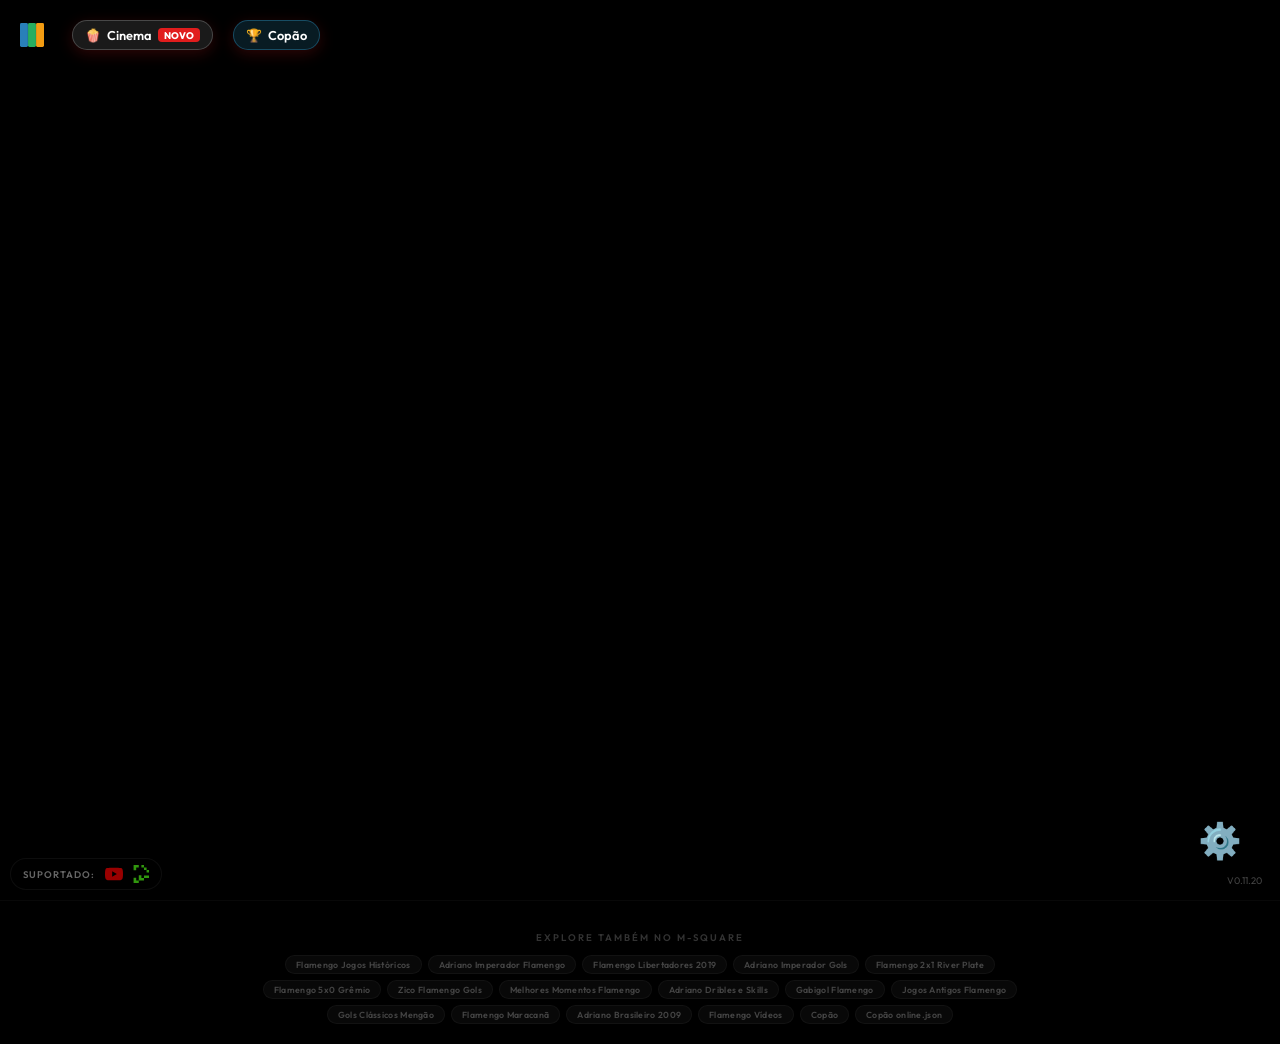
<file: index.html>
<!DOCTYPE html>
<html lang="pt-BR">

<head>
    <!-- Google tag (gtag.js) -->
    <script async src="https://www.googletagmanager.com/gtag/js?id=G-3QK6CR1BXY"></script>
    <script>
        window.dataLayer = window.dataLayer || [];
        function gtag() { dataLayer.push(arguments); }
        gtag('js', new Date());
        gtag('config', 'G-3QK6CR1BXY');
    </script>

    <meta charset="UTF-8">
    <meta name="viewport" content="width=device-width, initial-scale=1.0">

    <!-- ═══════════════════════════════════════════════════════════════════
         SEO CORE — Títulos, Descrições, Indexação
         ═══════════════════════════════════════════════════════════════════ -->
    <title>M-Square | Assista Múltiplas Streams Simultaneamente — YouTube &amp; Kick</title>
    <meta name="description"
        content="M-Square é a plataforma gratuita e premium para assistir múltiplos vídeos, lives e transmissões ao vivo simultaneamente. Monte sua grade personalizada com YouTube e Kick, foco de áudio inteligente, auto-reconnect e compartilhamento de grades. Ideal para gamers, investidores, e-sports e entusiastas de streaming.">
    <meta name="keywords"
        content="multi stream, assistir múltiplas lives, multistream youtube, multi kick, watch multiple streams, video grid, monitoramento de vídeos, multi tela, assistir várias lives ao mesmo tempo, multitwitch alternativa, picarto multi, grade de vídeos, split screen youtube, picture in picture, m-square, msquare, plataforma multi stream">
    <meta name="author" content="M-Square">
    <meta name="robots" content="index, follow, max-image-preview:large, max-snippet:-1, max-video-preview:-1">
    <meta name="googlebot" content="index, follow">
    <link rel="canonical" href="https://m-square.com/">

    <!-- Idioma / Região -->
    <meta http-equiv="content-language" content="pt-BR">
    <link rel="alternate" hreflang="pt-BR" href="https://m-square.com/">
    <link rel="alternate" hreflang="x-default" href="https://m-square.com/">

    <!-- ═══════════════════════════════════════════════════════════════════
         OPEN GRAPH (Facebook, WhatsApp, LinkedIn, Discord)
         ═══════════════════════════════════════════════════════════════════ -->
    <meta property="og:type" content="website">
    <meta property="og:site_name" content="M-Square">
    <meta property="og:title" content="M-Square | Assista Múltiplas Streams ao Mesmo Tempo">
    <meta property="og:description"
        content="Monte sua grade de vídeos personalizada com YouTube e Kick. Assista a múltiplas lives, campeonatos e eventos ao vivo simultaneamente. Gratuito e sem cadastro.">
    <meta property="og:url" content="https://m-square.com/">
    <meta property="og:image" content="https://m-square.com/og-image.png">
    <meta property="og:image:width" content="1200">
    <meta property="og:image:height" content="630">
    <meta property="og:image:alt" content="M-Square — Grade de múltiplas streams ao vivo">
    <meta property="og:locale" content="pt_BR">

    <!-- ═══════════════════════════════════════════════════════════════════
         TWITTER CARDS
         ═══════════════════════════════════════════════════════════════════ -->
    <meta name="twitter:card" content="summary_large_image">
    <meta name="twitter:title" content="M-Square | Multi Streams Premium">
    <meta name="twitter:description"
        content="Assista múltiplas lives do YouTube e Kick ao mesmo tempo. Grade personalizada, foco de áudio e compartilhamento.">
    <meta name="twitter:image" content="https://m-square.com/og-image.png">
    <meta name="twitter:image:alt" content="M-Square — Plataforma de múltiplas streams ao vivo">

    <!-- ═══════════════════════════════════════════════════════════════════
         ÍCONES e PWA
         ═══════════════════════════════════════════════════════════════════ -->
    <link rel="icon" type="image/svg+xml"
        href="data:image/svg+xml,<svg xmlns=%22http://www.w3.org/2000/svg%22 viewBox=%220 0 100 100%22><rect width=%2233%22 height=%22100%22 fill=%22%232980b9%22 rx=%226%22/><rect x=%2233.5%22 width=%2233%22 height=%22100%22 fill=%22%2327ae60%22 rx=%226%22/><rect x=%2267%22 width=%2233%22 height=%22100%22 fill=%22%23f39c12%22 rx=%226%22/></svg>">
    <link rel="apple-touch-icon" href="https://m-square.com/og-image.png">
    <meta name="theme-color" content="#000000">
    <meta name="mobile-web-app-capable" content="yes">
    <meta name="apple-mobile-web-app-capable" content="yes">
    <meta name="apple-mobile-web-app-status-bar-style" content="black-translucent">
    <meta name="apple-mobile-web-app-title" content="M-Square">
    <meta name="application-name" content="M-Square">

    <!-- ═══════════════════════════════════════════════════════════════════
         PERFORMANCE — Preconnect e Preload de recursos críticos
         ═══════════════════════════════════════════════════════════════════ -->
    <link rel="preconnect" href="https://fonts.googleapis.com">
    <link rel="preconnect" href="https://fonts.gstatic.com" crossorigin>
    <link rel="preconnect" href="https://www.youtube.com">
    <link rel="preconnect" href="https://i.ytimg.com">
    <link rel="dns-prefetch" href="https://player.kick.com">
    <link rel="dns-prefetch" href="https://pagead2.googlesyndication.com">
    <link href="https://fonts.googleapis.com/css2?family=Outfit:wght@300;400;600;800&display=swap" rel="stylesheet">

    <link rel="stylesheet" href="style.css">

    <!-- Google AdSense -->
    <script async src="https://pagead2.googlesyndication.com/pagead/js/adsbygoogle.js?client=ca-pub-7844284078845131"
        crossorigin="anonymous"></script>

    <!-- ═══════════════════════════════════════════════════════════════════
         STRUCTURED DATA — Schema.org JSON-LD (Google Rich Results)
         ═══════════════════════════════════════════════════════════════════ -->
    <script type="application/ld+json">
    {
        "@context": "https://schema.org",
        "@graph": [
            {
                "@type": "WebApplication",
                "name": "M-Square",
                "alternateName": ["MSquare", "M Square", "Multi Square"],
                "url": "https://m-square.com",
                "description": "Plataforma gratuita para assistir múltiplas streams, lives e vídeos simultaneamente. Suporte para YouTube e Kick com grade personalizável, foco de áudio inteligente e compartilhamento de grades.",
                "applicationCategory": "MultimediaApplication",
                "operatingSystem": "Web Browser",
                "browserRequirements": "Requires JavaScript, Modern Browser (Chrome, Firefox, Safari, Edge)",
                "offers": {
                    "@type": "Offer",
                    "price": "0",
                    "priceCurrency": "BRL"
                },
                "featureList": [
                    "Assistir múltiplas lives simultaneamente",
                    "Suporte para YouTube e Kick",
                    "Foco de áudio inteligente (Smart Audio Focus)",
                    "Grade de vídeos personalizável",
                    "Compartilhamento de grades via link",
                    "Detecção automática de lives ativas",
                    "Auto-reconnect para transmissões",
                    "Responsivo para desktop e mobile"
                ],
                "screenshot": "https://m-square.com/og-image.png",
                "softwareVersion": "0.11.18",
                "inLanguage": "pt-BR",
                "isAccessibleForFree": true,
                "creator": {
                    "@type": "Organization",
                    "name": "M-Square",
                    "url": "https://m-square.com"
                }
            },
            {
                "@type": "WebSite",
                "name": "M-Square",
                "url": "https://m-square.com",
                "inLanguage": "pt-BR",
                "potentialAction": {
                    "@type": "SearchAction",
                    "target": {
                        "@type": "EntryPoint",
                        "urlTemplate": "https://m-square.com/?grid={search_term_string}"
                    },
                    "query-input": "required name=search_term_string"
                }
            },
            {
                "@type": "FAQPage",
                "mainEntity": [
                    {
                        "@type": "Question",
                        "name": "Como assistir múltiplas lives ao mesmo tempo?",
                        "acceptedAnswer": {
                            "@type": "Answer",
                            "text": "No M-Square, basta colar os links do YouTube ou Kick na configuração e a grade será montada automaticamente. Você pode assistir até 8+ streams simultaneamente."
                        }
                    },
                    {
                        "@type": "Question",
                        "name": "O M-Square é gratuito?",
                        "acceptedAnswer": {
                            "@type": "Answer",
                            "text": "Sim! O M-Square é totalmente gratuito, sem necessidade de cadastro ou instalação. Basta acessar m-square.com e começar."
                        }
                    },
                    {
                        "@type": "Question",
                        "name": "Quais plataformas o M-Square suporta?",
                        "acceptedAnswer": {
                            "@type": "Answer",
                            "text": "Atualmente suportamos YouTube (vídeos e lives) e Kick.com. Basta colar o link da transmissão."
                        }
                    },
                    {
                        "@type": "Question",
                        "name": "Posso compartilhar minha grade de streams?",
                        "acceptedAnswer": {
                            "@type": "Answer",
                            "text": "Sim! Monte sua grade ideal e clique em Compartilhar. Um link será gerado para você enviar a amigos, que abrirão exatamente a mesma configuração."
                        }
                    }
                ]
            }
        ]
    }
    </script>
</head>

<body>

    <div class="header-container"
        style="position: absolute; top: 20px; left: 20px; z-index: 100; display: flex; align-items: center; gap: 20px;">
        <div class="floating-logo" style="display: flex; align-items: center; gap: 8px; position: static;">
            <svg viewBox="0 0 100 100" style="width: 24px; height: 24px;">
                <rect width="33" height="100" fill="#2980b9" rx="6" />
                <rect x="33.5" width="33" height="100" fill="#27ae60" rx="6" />
                <rect x="67" width="33" height="100" fill="#f39c12" rx="6" />
            </svg>
            <span class="logo-text"></span>
        </div>
        <a href="/cinema/" class="new-feature-link floating-feature-link" aria-label="Acessar modo Cinema"
            style="display: flex; align-items: center; gap: 6px; color: #fff; text-decoration: none; font-size: 0.8rem; font-weight: 600; padding: 6px 12px; background: rgba(255,255,255,0.1); border-radius: 50px; border: 1px solid rgba(255,255,255,0.2); transition: all 0.3s; backdrop-filter: blur(5px);">
            <span>🍿</span> Cinema <span
                style="font-size: 0.6rem; background: #E11D1D; padding: 1px 6px; border-radius: 4px; text-transform: uppercase; font-weight: 800;">Novo</span>
        </a>
        <a href="/copa/" class="new-feature-link floating-feature-link" aria-label="Acessar Copão"
            style="display: flex; align-items: center; gap: 6px; color: #fff; text-decoration: none; font-size: 0.8rem; font-weight: 600; padding: 6px 12px; background: rgba(56,189,248,0.14); border-radius: 50px; border: 1px solid rgba(56,189,248,0.3); transition: all 0.3s; backdrop-filter: blur(5px);">
            <span>🏆</span> Copão
        </a>
    </div>

    <main class="grid-main" role="main">
        <h1 class="sr-only">M-Square — Assista Múltiplas Streams, Lives e Vídeos Simultaneamente</h1>
        <div id="videoContainer" class="video-grid" aria-label="Grade de vídeos e streams">
            <!-- Os vídeos serão injetados via JS -->
        </div>
    </main>

    <!-- ═══════════════════════════════════════════════════════════════════
         NOSCRIPT — Conteúdo para crawlers e navegadores sem JS
         Garante indexação do conteúdo textual mesmo sem renderização JS.
         ═══════════════════════════════════════════════════════════════════ -->
    <noscript>
        <article style="max-width: 800px; margin: 40px auto; padding: 20px; color: #fff; font-family: sans-serif;">
            <h2>O que é o M-Square?</h2>
            <p>M-Square é a plataforma gratuita para assistir múltiplas streams, lives e vídeos simultaneamente. Monte
                sua grade personalizada com YouTube e Kick, ative o foco de áudio inteligente e compartilhe sua
                configuração com amigos.</p>

            <h2>Funcionalidades Principais</h2>
            <ul>
                <li><strong>Multi Stream:</strong> Assista até 8+ vídeos e lives do YouTube e Kick ao mesmo tempo em uma
                    única tela</li>
                <li><strong>Smart Audio Focus:</strong> Clique sobre qualquer stream para ouvir apenas ela — as demais
                    ficam no mudo automaticamente</li>
                <li><strong>Compartilhamento de Grade:</strong> Monte a grade perfeita e compartilhe o link exato com
                    amigos</li>
                <li><strong>Auto-Reconnect:</strong> Monitoramento contínuo que reconecta streams que caírem</li>
                <li><strong>Detecção de Lives:</strong> Cole o link de um canal e o M-Square encontra automaticamente a
                    live ativa</li>
                <li><strong>Responsivo:</strong> Funciona em desktop e mobile com layout adaptável</li>
                <li><strong>100% Gratuito:</strong> Sem cadastro, sem instalação, sem limites</li>
            </ul>

            <h2>Plataformas Suportadas</h2>
            <p>Atualmente o M-Square suporta <strong>YouTube</strong> (vídeos sob demanda e transmissões ao vivo) e
                <strong>Kick.com</strong> (streams ao vivo).
            </p>

            <h2>Perguntas Frequentes</h2>
            <h3>Como assistir múltiplas lives ao mesmo tempo?</h3>
            <p>Basta acessar m-square.com, clicar no botão de configurações e colar os links do YouTube ou Kick. A grade
                será montada automaticamente.</p>

            <h3>O M-Square é gratuito?</h3>
            <p>Sim! Totalmente gratuito, sem necessidade de cadastro ou instalação.</p>

            <h3>Posso compartilhar minha grade de streams?</h3>
            <p>Sim! Monte sua grade ideal e clique em "Compartilhar" para gerar um link que seus amigos podem abrir com
                a mesma configuração.</p>

            <h3>Quais navegadores são compatíveis?</h3>
            <p>Chrome, Firefox, Safari, Edge e qualquer navegador moderno com suporte a JavaScript.</p>

            <p style="margin-top: 30px; color: #888;">Para usar o M-Square, é necessário ativar o JavaScript no seu
                navegador.</p>
        </article>
    </noscript>

    <div class="fab-wrapper">
        <div class="fab-menu" id="fabMenu">
            <button class="fab-item" onclick="openHelpModal(); toggleFabMenu();" title="Como Funciona"
                aria-label="Abrir ajuda - como funciona o M-Square">
                <span>❓</span>
                <span class="fab-label">Ajuda</span>
            </button>
            <button class="fab-item" onclick="globalMuteAll(); toggleFabMenu();" title="Silenciar Tudo"
                aria-label="Silenciar todas as streams">
                <span>🔇</span>
                <span class="fab-label">Mutar Tudo</span>
            </button>
            <button class="fab-item" onclick="clearAllStreams(); toggleFabMenu();" title="Limpar Grade"
                aria-label="Remover todas as streams da grade">
                <span>🗑️</span>
                <span class="fab-label">Limpar Grade</span>
            </button>
            <button class="fab-item" onclick="shareCurrentGrid(); toggleFabMenu();" title="Compartilhar Grade"
                aria-label="Compartilhar link da grade atual">
                <span>🔗</span>
                <span class="fab-label">Compartilhar</span>
            </button>
            <a href="/cinema/" class="fab-item" title="Modo Cinema" aria-label="Entrar no modo Cinema"
                style="text-decoration: none; display: flex; align-items: center; justify-content: center; color: inherit;">
                <span>🍿</span>
                <span class="fab-label">Cinema</span>
            </a>
            <a href="/copa/" class="fab-item" title="Copão" aria-label="Entrar no Copão"
                style="text-decoration: none; display: flex; align-items: center; justify-content: center; color: inherit;">
                <span>🏆</span>
                <span class="fab-label">Copão</span>
            </a>
            <button class="fab-item" onclick="openModal(); toggleFabMenu();" title="Configurar Canais"
                aria-label="Abrir configurações de streams">
                <span>🛠️</span>
                <span class="fab-label">Configurar</span>
            </button>
        </div>
        <button class="fab-main" id="fabMain" onclick="toggleFabMenu()">
            <span class="fab-icon-main">⚙️</span>
        </button>
    </div>

    <!-- Modal de Configuração -->
    <div id="settingsModal" class="modal-overlay">
        <div class="modal-content">
            <div class="modal-header">
                <h3 id="modalTitle">Gerenciar Streams</h3>
                <p style="font-size: 0.7rem; color: #666; margin-top: 5px;">Link completo ou apenas o ID do YouTube</p>
            </div>

            <div class="modal-body-scroll">
                <div class="search-section">
                    <div class="search-bar">
                        <input type="text" id="ytSearchInput" placeholder="Cole o link do YouTube ou Kick aqui..."
                            oninput="handleInstantUrl(this.value)">
                    </div>
                    <div id="searchResults" class="search-results-list"></div>
                </div>

                <button class="btn-share-grid" onclick="shareCurrentGrid()">
                    <span class="share-icon">🔗</span> Compartilhar esta Grade
                </button>

                <div id="manageSection">
                    <div
                        style="display: flex; justify-content: space-between; align-items: center; margin-bottom: 15px;">
                        <span style="font-size: 0.95rem; font-weight: 600; color: #eee;">Sua Grade Atual</span>
                        <button class="btn-clear-all" onclick="clearAllStreams()">🗑 Limpar Tudo</button>
                    </div>
                    <div id="inputContainer">
                        <!-- Inputs dinâmicos -->
                    </div>
                    <button class="btn-add-stream" onclick="addStream()">+ Adicionar outro vídeo</button>
                </div>

                <div class="sync-section">
                    <label class="toggle-container">
                        <input type="checkbox" id="keepLiveSync" onchange="toggleLiveSync(this.checked)">
                        <span class="toggle-label">Manter Monitoramento Ao Vivo (Auto-Reconnect)</span>
                    </label>
                    <p class="sync-hint">Verifica a cada minuto se a transmissão está ativa e reconecta se necessário.
                    </p>
                </div>
            </div>
            <div class="modal-footer">
                <div style="flex: 1"></div>
                <button class="btn-close" onclick="closeModal()">Cancelar</button>
                <button class="btn-save" onclick="saveSettings()">Salvar Configurações</button>
            </div>

            <!-- Loading overlay com logo M-Square -->
            <div id="modalLoadingOverlay" class="modal-loading-overlay">
                <div class="modal-loading-content">
                    <svg class="modal-loading-logo" viewBox="0 0 100 100">
                        <rect width="33" height="100" fill="#2980b9" rx="6" />
                        <rect x="33.5" width="33" height="100" fill="#27ae60" rx="6" />
                        <rect x="67" width="33" height="100" fill="#f39c12" rx="6" />
                    </svg>
                    <span class="modal-loading-text">Carregando stream...</span>
                </div>
            </div>
        </div>
    </div>

    <!-- Modal de Ajuda (Como Funciona) -->
    <div id="helpModal" class="modal-overlay" onclick="if(event.target === this) closeHelpModal()">
        <div class="modal-content help-modal-content">
            <div class="modal-header">
                <h3>Como Funciona o M-Square?</h3>
                <p style="font-size: 0.85rem; color: #aaa; margin-top: 5px;">Aqui estão as principais dicas para tirar o
                    máximo proveito da plataforma:</p>
            </div>
            <div class="modal-body-scroll help-body">
                <div class="help-feature">
                    <div class="help-icon">➕</div>
                    <div class="help-text"><strong>Adicione Streams</strong><br>Use a busca do YouTube ou cole links
                        diretos do YouTube/Kick nas configurações.</div>
                </div>
                <div class="help-feature">
                    <div class="help-icon">�</div>
                    <div class="help-text"><strong>Lives Automáticas (Beta)</strong><br>Cole a URL com @ do canal (ex:
                        youtube.com/@Canal) e manteremos a tela sintonizada sempre na live atual deles.</div>
                </div>
                <div class="help-feature">
                    <div class="help-icon">�🔊</div>
                    <div class="help-text"><strong>Smart Áudio Focus</strong><br>Clique sobre a tela de qualquer vídeo
                        para ouvir apenas ele. Os demais ficarão no mudo automaticamente.</div>
                </div>
                <div class="help-feature">
                    <div class="help-icon">🔗</div>
                    <div class="help-text"><strong>Compartilhamento</strong><br>Monte a grade perfeita para o campeonato
                        e clique em "Compartilhar" para enviar o link exato para amigos.</div>
                </div>
                <div class="help-feature">
                    <div class="help-icon">🔄</div>
                    <div class="help-text"><strong>Autoreconnect</strong><br>Ative o "Monitoramento Ao Vivo" nas
                        configurações. Se uma stream cair ou parar, tentaremos reconectá-la!</div>
                </div>
            </div>
            <div class="modal-footer" style="justify-content: flex-end;">
                <button class="btn-save" onclick="closeHelpModal()">Entendi, valeu!</button>
            </div>
        </div>
    </div>

    <!-- Dialog - Custom Alert -->
    <div id="customAlertModal" class="modal-overlay" style="z-index: 3000;">
        <div class="modal-content custom-dialog-content">
            <div class="dialog-icon" id="customAlertIcon">ℹ️</div>
            <h3 id="customAlertTitle">Aviso</h3>
            <p id="customAlertText">Mensagem</p>
            <div class="modal-footer"
                style="justify-content: center; margin-top:20px; border-top: none; padding-top:0;">
                <button class="btn-save" style="width: 100%;" onclick="closeCustomAlert()">Entendi</button>
            </div>
        </div>
    </div>

    <!-- Dialog - Custom Confirm -->
    <div id="customConfirmModal" class="modal-overlay" style="z-index: 3000;">
        <div class="modal-content custom-dialog-content">
            <div class="dialog-icon">⚠️</div>
            <h3 id="customConfirmTitle">Atenção</h3>
            <p id="customConfirmText">Mensagem</p>
            <div class="modal-footer"
                style="justify-content: space-between; margin-top:20px; border-top: none; padding-top:0; gap: 10px;">
                <button class="btn-close" style="flex: 1;" onclick="closeCustomConfirm()">Cancelar</button>
                <button class="btn-danger-action" style="flex: 1;" onclick="executeCustomConfirm()">Sim,
                    prosseguir</button>
            </div>
        </div>
    </div>

    <!-- Modal de Compartilhamento Social -->
    <div id="shareModal" class="modal-overlay" style="z-index: 3200;"
        onclick="if(event.target === this) closeShareModal()">
        <div class="modal-content custom-dialog-content" style="max-width: 420px;">
            <div class="dialog-icon">🔗</div>
            <h3>Compartilhar Grade</h3>
            <p style="font-size: 0.8rem; color: #aaa; margin-bottom: 15px;">Envie sua grade de streams para amigos:</p>

            <div class="share-grid">
                <button class="share-btn share-whatsapp" onclick="shareToWhatsApp()"
                    aria-label="Compartilhar no WhatsApp">
                    <svg viewBox="0 0 24 24" fill="currentColor">
                        <path
                            d="M17.472 14.382c-.297-.149-1.758-.867-2.03-.967-.273-.099-.471-.148-.67.15-.197.297-.767.966-.94 1.164-.173.199-.347.223-.644.075-.297-.15-1.255-.463-2.39-1.475-.883-.788-1.48-1.761-1.653-2.059-.173-.297-.018-.458.13-.606.134-.133.298-.347.446-.52.149-.174.198-.298.298-.497.099-.198.05-.371-.025-.52-.075-.149-.669-1.612-.916-2.207-.242-.579-.487-.5-.669-.51-.173-.008-.371-.01-.57-.01-.198 0-.52.074-.792.372-.272.297-1.04 1.016-1.04 2.479 0 1.462 1.065 2.875 1.213 3.074.149.198 2.096 3.2 5.077 4.487.709.306 1.262.489 1.694.625.712.227 1.36.195 1.871.118.571-.085 1.758-.719 2.006-1.413.248-.694.248-1.289.173-1.413-.074-.124-.272-.198-.57-.347m-5.421 7.403h-.004a9.87 9.87 0 01-5.031-1.378l-.361-.214-3.741.982.998-3.648-.235-.374a9.86 9.86 0 01-1.51-5.26c.001-5.45 4.436-9.884 9.888-9.884 2.64 0 5.122 1.03 6.988 2.898a9.825 9.825 0 012.893 6.994c-.003 5.45-4.437 9.884-9.885 9.884m8.413-18.297A11.815 11.815 0 0012.05 0C5.495 0 .16 5.335.157 11.892c0 2.096.547 4.142 1.588 5.945L.057 24l6.305-1.654a11.882 11.882 0 005.683 1.448h.005c6.554 0 11.89-5.335 11.893-11.893a11.821 11.821 0 00-3.48-8.413z" />
                    </svg>
                    <span>WhatsApp</span>
                </button>
                <button class="share-btn share-facebook" onclick="shareToFacebook()"
                    aria-label="Compartilhar no Facebook">
                    <svg viewBox="0 0 24 24" fill="currentColor">
                        <path
                            d="M24 12.073c0-6.627-5.373-12-12-12s-12 5.373-12 12c0 5.99 4.388 10.954 10.125 11.854v-8.385H7.078v-3.47h3.047V9.43c0-3.007 1.792-4.669 4.533-4.669 1.312 0 2.686.235 2.686.235v2.953H15.83c-1.491 0-1.956.925-1.956 1.874v2.25h3.328l-.532 3.47h-2.796v8.385C19.612 23.027 24 18.062 24 12.073z" />
                    </svg>
                    <span>Facebook</span>
                </button>
                <button class="share-btn share-twitter" onclick="shareToTwitter()"
                    aria-label="Compartilhar no X (Twitter)">
                    <svg viewBox="0 0 24 24" fill="currentColor">
                        <path
                            d="M18.244 2.25h3.308l-7.227 8.26 8.502 11.24H16.17l-5.214-6.817L4.99 21.75H1.68l7.73-8.835L1.254 2.25H8.08l4.713 6.231zm-1.161 17.52h1.833L7.084 4.126H5.117z" />
                    </svg>
                    <span>X (Twitter)</span>
                </button>
                <button class="share-btn share-linkedin" onclick="shareToLinkedIn()"
                    aria-label="Compartilhar no LinkedIn">
                    <svg viewBox="0 0 24 24" fill="currentColor">
                        <path
                            d="M20.447 20.452h-3.554v-5.569c0-1.328-.027-3.037-1.852-3.037-1.853 0-2.136 1.445-2.136 2.939v5.667H9.351V9h3.414v1.561h.046c.477-.9 1.637-1.85 3.37-1.85 3.601 0 4.267 2.37 4.267 5.455v6.286zM5.337 7.433c-1.144 0-2.063-.926-2.063-2.065 0-1.138.92-2.063 2.063-2.063 1.14 0 2.064.925 2.064 2.063 0 1.139-.925 2.065-2.064 2.065zm1.782 13.019H3.555V9h3.564v11.452zM22.225 0H1.771C.792 0 0 .774 0 1.729v20.542C0 23.227.792 24 1.771 24h20.451C23.2 24 24 23.227 24 22.271V1.729C24 .774 23.2 0 22.222 0h.003z" />
                    </svg>
                    <span>LinkedIn</span>
                </button>
                <button class="share-btn share-telegram" onclick="shareToTelegram()"
                    aria-label="Compartilhar no Telegram">
                    <svg viewBox="0 0 24 24" fill="currentColor">
                        <path
                            d="M11.944 0A12 12 0 0 0 0 12a12 12 0 0 0 12 12 12 12 0 0 0 12-12A12 12 0 0 0 12 0a12 12 0 0 0-.056 0zm4.962 7.224c.1-.002.321.023.465.14a.506.506 0 0 1 .171.325c.016.093.036.306.02.472-.18 1.898-.962 6.502-1.36 8.627-.168.9-.499 1.201-.82 1.23-.696.065-1.225-.46-1.9-.902-1.056-.693-1.653-1.124-2.678-1.8-1.185-.78-.417-1.21.258-1.91.177-.184 3.247-2.977 3.307-3.23.007-.032.014-.15-.056-.212s-.174-.041-.249-.024c-.106.024-1.793 1.14-5.061 3.345-.48.33-.913.49-1.302.48-.428-.008-1.252-.241-1.865-.44-.752-.245-1.349-.374-1.297-.789.027-.216.325-.437.893-.663 3.498-1.524 5.83-2.529 6.998-3.014 3.332-1.386 4.025-1.627 4.476-1.635z" />
                    </svg>
                    <span>Telegram</span>
                </button>
                <button class="share-btn share-copy" onclick="copyShareLink()" aria-label="Copiar link da grade">
                    <svg viewBox="0 0 24 24" fill="currentColor">
                        <path
                            d="M16 1H4c-1.1 0-2 .9-2 2v14h2V3h12V1zm3 4H8c-1.1 0-2 .9-2 2v14c0 1.1.9 2 2 2h11c1.1 0 2-.9 2-2V7c0-1.1-.9-2-2-2zm0 16H8V7h11v14z" />
                    </svg>
                    <span id="copyLinkLabel">Copiar Link</span>
                </button>
            </div>

            <div class="share-link-preview">
                <input type="text" id="shareUrlDisplay" readonly onclick="this.select()">
            </div>

            <div class="modal-footer"
                style="justify-content: center; margin-top: 15px; border-top: none; padding-top: 0;">
                <button class="btn-close" style="width: 100%;" onclick="closeShareModal()">Fechar</button>
            </div>
        </div>
    </div>

    <!-- Modal de Seleção de Lives Múltiplas -->
    <div id="livePickerModal" class="modal-overlay" style="z-index: 3500;"
        onclick="if(event.target === this) closeLivePicker()">
        <div class="modal-content" style="max-width: 550px;">
            <div class="modal-header">
                <h3>🔴 Lives Ativas Encontradas</h3>
                <p style="font-size: 0.8rem; color: #aaa; margin-top: 5px;">Este canal possui múltiplas transmissões ao
                    vivo. Escolha quais deseja adicionar.</p>
            </div>
            <div class="modal-body-scroll" id="livePickerList" style="max-height: 400px;">
                <!-- Lives serão injetadas via JS -->
            </div>
            <div class="modal-footer" style="gap: 10px;">
                <button class="btn-close" onclick="closeLivePicker()">Cancelar</button>
                <button class="btn-save" id="btnAddAllLives" onclick="addAllDetectedLives()">🔴 Adicionar Todas</button>
            </div>
        </div>
    </div>

    <div class="version-badge">V0.11.20</div>

    <div class="supported-platforms">
        <span class="platform-label">Suportado:</span>
        <div class="platform-icons">
            <div class="platform-item" title="YouTube">
                <svg viewBox="0 0 24 24" fill="#FF0000">
                    <path
                        d="M23.498 6.186a3.016 3.016 0 0 0-2.122-2.136C19.505 3.545 12 3.545 12 3.545s-7.505 0-9.377.505A3.017 3.017 0 0 0 .502 6.186C0 8.07 0 12 0 12s0 3.93.502 5.814a3.016 3.016 0 0 0 2.122 2.136c1.871.505 9.376.505 9.376.505s7.505 0 9.377-.505a3.015 3.015 0 0 0 2.122-2.136C24 15.93 24 12 24 12s0-3.93-.502-5.814zM9.545 15.568V8.432L15.818 12l-6.273 3.568z" />
                </svg>
            </div>
            <div class="platform-item" title="Kick">
                <svg viewBox="0 0 24 24">
                    <path fill="#53FC18"
                        d="M3.462 0h6.923v3.462H6.923v3.461H3.462V0Zm0 24h6.923v-3.462H6.923v-3.461H3.462V24Zm6.923-10.385h3.462V20.77h-3.462v-7.155Zm3.462-10.384h3.461V0h-3.461v3.231Zm3.461 3.462h3.462V3.462h-3.462v3.231ZM20.77 10.154h3.23V6.692h-3.23v3.462Zm0 3.692h3.23v3.462h-3.23v-3.462Zm-3.462 3.462h3.462V13.846h-3.462V17.308Zm-3.461 3.461h3.461v-3.461h-3.461v3.461Z" />
                </svg>
            </div>
        </div>
    </div>


    <!-- ═══════════════════════════════════════════════════════════════════
         SEO — Palavras-chave com links internos para indexação orgânica
         ═══════════════════════════════════════════════════════════════════ -->
    <footer class="seo-keywords-footer" aria-label="Conteúdos relacionados">
        <div class="seo-keywords-container">
            <p class="seo-keywords-title">Explore também no M-Square</p>
            <div class="seo-keywords-cloud">
                <a href="/flamengo/" title="Flamengo — Jogos Históricos e Gols">Flamengo Jogos Históricos</a>
                <a href="/flamengo/#adriano-imperador" title="Adriano Imperador — Gols pelo Flamengo">Adriano Imperador
                    Flamengo</a>
                <a href="/flamengo/" title="Gols do Flamengo na Libertadores 2019">Flamengo Libertadores 2019</a>
                <a href="/flamengo/#adriano-imperador" title="Todos os gols de Adriano Imperador">Adriano Imperador
                    Gols</a>
                <a href="/flamengo/" title="Flamengo 2x1 River Plate Final">Flamengo 2x1 River Plate</a>
                <a href="/flamengo/" title="Flamengo 5x0 Grêmio Libertadores">Flamengo 5x0 Grêmio</a>
                <a href="/flamengo/" title="Zico Gols pelo Flamengo">Zico Flamengo Gols</a>
                <a href="/flamengo/" title="Melhores momentos do Flamengo">Melhores Momentos Flamengo</a>
                <a href="/flamengo/#adriano-imperador" title="Adriano Imperador dribles e skills">Adriano Dribles e
                    Skills</a>
                <a href="/flamengo/" title="Gabigol Flamengo gols">Gabigol Flamengo</a>
                <a href="/flamengo/" title="Assistir jogos antigos do Flamengo">Jogos Antigos Flamengo</a>
                <a href="/flamengo/" title="Gols clássicos do Mengão">Gols Clássicos Mengão</a>
                <a href="/flamengo/" title="Flamengo Maracanã gols históricos">Flamengo Maracanã</a>
                <a href="/flamengo/#adriano-imperador" title="Adriano Imperador Brasileiro 2009">Adriano Brasileiro
                    2009</a>
                <a href="/flamengo/" title="Flamengo vídeos YouTube">Flamengo Vídeos</a>
                <a href="/copa/" title="Copão — links e vídeos">Copão</a>
                <a href="/copa/online.json" title="Endpoint JSON do Copão">Copão online.json</a>
            </div>
        </div>
    </footer>

    <script>
        let players = {};
        let playerIds = [];
        let clickTimer = null;

        const defaultVideos = [
            'XWjQEpRrgbE',
            '1kx--gAntwE',
            'krUGzTq00Z0',
            'YGNIRYKBqdc'
        ];

        function initApp() {
            // Priority 1: URL Parameters (Sharing)
            const urlParams = new URLSearchParams(window.location.search);
            const sharedData = urlParams.get('grid');

            if (sharedData) {
                try {
                    const decoded = JSON.parse(atob(sharedData));
                    if (Array.isArray(decoded) && decoded.length > 0) {
                        console.log("[M-Square] Carregando grade compartilhada...");
                        localStorage.setItem('msquare_streams', JSON.stringify(decoded));
                        // Clear URL to avoid re-loading shared data on manual refresh if user changes it
                        window.history.replaceState({}, document.title, window.location.pathname);
                        updateSystemState(decoded);
                        return;
                    }
                } catch (e) {
                    console.error("[M-Square] Erro ao decodificar grade compartilhada:", e);
                }
            }

            // Priority 2: LocalStorage
            const saved = localStorage.getItem('msquare_streams');
            const streamIds = saved ? JSON.parse(saved) : defaultVideos;
            updateSystemState(streamIds);
        }

        // ─── COMPARTILHAMENTO SOCIAL ────────────────────────────────────────
        let _currentShareUrl = '';
        const _shareText = '🎬 Confira minha grade de streams no M-Square! Assista múltiplas lives ao mesmo tempo:';

        function shareCurrentGrid() {
            const streams = getSavedIds();
            if (!streams || streams.length === 0) {
                showCustomAlert('Aviso', 'Sua grade está vazia. Adicione vídeos antes de compartilhar.');
                return;
            }
            try {
                const encoded = btoa(JSON.stringify(streams));
                _currentShareUrl = `${window.location.origin}${window.location.pathname}?grid=${encoded}`;

                // Preenche o input de preview
                document.getElementById('shareUrlDisplay').value = _currentShareUrl;
                document.getElementById('copyLinkLabel').textContent = 'Copiar Link';

                // Abre o modal de compartilhamento
                document.getElementById('shareModal').style.display = 'flex';
            } catch (e) {
                showCustomAlert('Erro 🤔', 'Erro interno ao gerar link de compartilhamento.');
            }
        }

        function closeShareModal() {
            document.getElementById('shareModal').style.display = 'none';
        }

        function shareToWhatsApp() {
            const url = `https://api.whatsapp.com/send?text=${encodeURIComponent(_shareText + '\n' + _currentShareUrl)}`;
            window.open(url, '_blank');
        }

        function shareToFacebook() {
            const url = `https://www.facebook.com/sharer/sharer.php?u=${encodeURIComponent(_currentShareUrl)}&quote=${encodeURIComponent(_shareText)}`;
            window.open(url, '_blank', 'width=600,height=400');
        }

        function shareToTwitter() {
            const url = `https://twitter.com/intent/tweet?text=${encodeURIComponent(_shareText)}&url=${encodeURIComponent(_currentShareUrl)}`;
            window.open(url, '_blank', 'width=600,height=400');
        }

        function shareToLinkedIn() {
            const url = `https://www.linkedin.com/sharing/share-offsite/?url=${encodeURIComponent(_currentShareUrl)}`;
            window.open(url, '_blank', 'width=600,height=400');
        }

        function shareToTelegram() {
            const url = `https://t.me/share/url?url=${encodeURIComponent(_currentShareUrl)}&text=${encodeURIComponent(_shareText)}`;
            window.open(url, '_blank');
        }

        function copyShareLink() {
            navigator.clipboard.writeText(_currentShareUrl).then(() => {
                const label = document.getElementById('copyLinkLabel');
                label.textContent = '✅ Copiado!';
                setTimeout(() => { label.textContent = 'Copiar Link'; }, 2000);
            }).catch(() => {
                // Fallback: seleciona o input
                const input = document.getElementById('shareUrlDisplay');
                input.select();
                document.execCommand('copy');
                const label = document.getElementById('copyLinkLabel');
                label.textContent = '✅ Copiado!';
                setTimeout(() => { label.textContent = 'Copiar Link'; }, 2000);
            });
        }

        function updateSystemState(ids) {
            Object.values(players).forEach(p => { if (p && typeof p.destroy === 'function') p.destroy(); });
            players = {};
            playerIds = ids.map((_, i) => `player${i + 1}`);
            renderGrid(ids);

            if (typeof YT !== 'undefined' && YT.Player) {
                ids.forEach((videoData, index) => {
                    const info = typeof videoData === 'string' ? { id: videoData, platform: 'youtube' } : videoData;
                    if (info.platform === 'youtube') createPlayer(`player${index + 1}`, info.id);
                });
                triggerEntranceAnimation();
            }
        }

        function renderGrid(ids) {
            renderGridHtml(ids);
            updateGridLayout();
        }

        /**
         * Calcula quantos slots de anúncio inserir.
         * Mais agressivo: até 1 ad por vídeo, cap de 3.
         * - 0 vídeos  → 0 ads
         * - 1 vídeo   → 1 ad
         * - 2 vídeos  → 2 ads
         * - 3+ vídeos → 3 ads (cap)
         *
         * DELAY UX: Ads só aparecem após 60s de uso. O usuário primeiro
         * curte as streams, depois os ads entram suavemente.
         */
        let _adsReady = false;
        let _adsTimer = null;

        function calcAdCount(nVideos) {
            if (!_adsReady) return 0;
            if (nVideos < 1) return 0;
            return Math.min(3, nVideos);
        }

        // Inicia o timer de 60s para habilitar ads
        function startAdsDelayTimer() {
            if (_adsTimer) clearTimeout(_adsTimer);
            _adsTimer = setTimeout(() => {
                if (_adsReady) return;
                _adsReady = true;
                console.log('[M-Square] ⏱️ 60s — injetando ads dinamicamente...');
                injectAdsIntoGrid();
            }, 60000); // 60 segundos
        }

        /**
         * Injeta ad-slots entre os vídeos existentes SEM destruir o DOM.
         * Mantém players, iframes, estado de mute — zero reload.
         */
        function injectAdsIntoGrid() {
            const container = document.getElementById('videoContainer');
            if (!container) return;

            const videoItems = container.querySelectorAll('.video-item:not(.ad-slot):not(.empty-slot)');
            const nVideos = videoItems.length;
            if (nVideos < 1) return;

            const maxAds = Math.min(3, nVideos);
            const borders = ['border-primary', 'border-secondary', 'border-tertiary', 'border-gradient'];
            let adsInserted = 0;
            let adSlotCounter = 0;

            // Insere um ad-slot DEPOIS de cada vídeo (até o cap)
            videoItems.forEach((videoEl, i) => {
                if (adsInserted >= maxAds) return;

                const uniqueAdId = `ad-unit-${Date.now()}-${adSlotCounter++}`;
                const bClass = borders[(i + 1) % borders.length];

                const adDiv = document.createElement('div');
                adDiv.className = `video-item ad-slot ${bClass}`;
                adDiv.setAttribute('data-ad-index', String(adsInserted));
                adDiv.innerHTML = `
                    <div class="ad-placeholder" id="ad-placeholder-delayed-${adsInserted}">
                        <div class="ad-loading-spinner"></div>
                        <span>Publicidade</span>
                    </div>
                    <ins class="adsbygoogle ad-ins"
                         id="${uniqueAdId}"
                         style="display:block;"
                         data-ad-client="ca-pub-7844284078845131"
                         data-ad-slot="6848758884"
                         data-ad-format="auto"
                         data-full-width-responsive="true">
                    </ins>`;

                // Insere DEPOIS do vídeo atual
                videoEl.after(adDiv);
                adsInserted++;
            });

            // Recalcula o layout do grid (cols/rows)
            updateGridLayout();

            // Push do AdSense para os novos slots
            requestAnimationFrame(() => {
                requestAnimationFrame(() => {
                    try {
                        document.querySelectorAll('ins.adsbygoogle:not([data-ad-status])').forEach(() => {
                            (window.adsbygoogle = window.adsbygoogle || []).push({});
                        });
                        console.log('[M-Square] ✅ Ads injetados e AdSense push efetuado.');
                    } catch (e) {
                        console.warn('[M-Square] Falha ao inicializar AdSense delayed:', e);
                    }
                    watchAndFixAdFrame();
                });
            });
        }

        function updateGridLayout() {
            const container = document.getElementById('videoContainer');
            // Conta todos os filhos reais do grid (vídeos + ads injetados + empty slots)
            const totalCells = container.children.length || 1;

            const cols = Math.ceil(Math.sqrt(totalCells));
            const rows = Math.ceil(totalCells / cols);

            if (window.innerWidth > 768) {
                container.style.gridTemplateColumns = `repeat(${cols}, 1fr)`;
                container.style.gridTemplateRows = `repeat(${rows}, 1fr)`;
                container.style.gap = "0";
                container.style.padding = "0";
            } else {
                container.style.gridTemplateColumns = "1fr";
                container.style.gridTemplateRows = "auto";
                container.style.gap = "15px";
                container.style.padding = "10px";
            }
        }

        function renderGridHtml(ids) {
            const container = document.getElementById('videoContainer');
            const borders = ['border-primary', 'border-secondary', 'border-tertiary', 'border-gradient'];
            const nVideos = ids.length;
            const maxAds = calcAdCount(nVideos);
            const totalItems = nVideos + maxAds + 1; // +1 garante pelo menos 1 "Adicionar Vídeo"

            const cols = Math.ceil(Math.sqrt(totalItems));
            const rows = Math.ceil(totalItems / cols);
            const totalCells = cols * rows;

            // Criamos a lista intercalada: vídeo → ad → vídeo → ad (cap 3 ads)
            let items = [];
            let adsPlaced = 0;

            ids.forEach((id, i) => {
                items.push({ type: 'video', data: id, index: i });
                // Após cada vídeo, insere um ad (até o cap)
                if (adsPlaced < maxAds) {
                    items.push({ type: 'ad', adIndex: adsPlaced++ });
                }
            });

            // Preenche o restante do grid com slots "Adicionar Vídeo"
            while (items.length < totalCells) {
                items.push({ type: 'empty' });
            }

            // Contador global para dar IDs únicos a cada <ins> neste render
            let adSlotCounter = 0;

            container.innerHTML = items.map((item, index) => {
                const bClass = borders[index % borders.length];

                if (item.type === 'ad') {
                    const uniqueAdId = `ad-unit-${Date.now()}-${adSlotCounter++}`;
                    return `
                        <div class="video-item ad-slot ${bClass}" data-ad-index="${index}">
                            <div class="ad-placeholder" id="ad-placeholder-${index}">
                                <div class="ad-loading-spinner"></div>
                                <span>Publicidade</span>
                            </div>
                            <ins class="adsbygoogle ad-ins"
                                 id="${uniqueAdId}"
                                 style="display:block;"
                                 data-ad-client="ca-pub-7844284078845131"
                                 data-ad-slot="6848758884"
                                 data-ad-format="auto"
                                 data-full-width-responsive="true">
                            </ins>
                        </div>`;
                }

                if (item.type === 'empty') {
                    return `<div class="video-item ${bClass} empty-slot" onclick="openModal('add')">
                                <div class="add-icon-wrapper">+</div><span>Adicionar Vídeo</span>
                            </div>`;
                }

                const info = item.data ? (typeof item.data === 'string' ? { id: item.data, platform: 'youtube' } : item.data) : null;
                const videoIndex = item.index;

                if (info.platform === 'kick') {
                    const kId = `kick-${videoIndex}`;
                    return `
                        <div class="video-item ${bClass}" id="container-${kId}" data-platform="kick" data-id="${info.id}" data-muted="true">
                            <button class="btn-delete-video" onclick="removeStreamFromGrid(event, ${videoIndex})" title="Remover vídeo">✕</button>
                            <div class="video-overlay" onclick="handleVideoClick(event, this, '${info.id}', 'kick')"></div>
                            <iframe id="${kId}" src="https://player.kick.com/${info.id}?autoplay=true&muted=true" 
                                frameborder="0" scrolling="no" allowfullscreen="true" style="width:100%; height:100%;">
                            </iframe>
                        </div>`;
                }

                if (info.platform === 'youtube-live-auto') {
                    const cId = `channel-${videoIndex}`;
                    return `
                        <div class="video-item ${bClass} is-live" id="container-${cId}" data-platform="youtube" data-id="${info.id}" data-muted="true">
                            <div class="live-badge">SEMPRE LIVE</div>
                            <button class="btn-delete-video" onclick="removeStreamFromGrid(event, ${videoIndex})" title="Remover vídeo">✕</button>
                            <div class="video-overlay" onclick="handleVideoClick(event, this, '${cId}', 'youtube')"></div>
                            <iframe id="${cId}" src="https://www.youtube.com/embed/live_stream?channel=${info.id}&autoplay=1&mute=1&enablejsapi=1" 
                                frameborder="0" allow="accelerometer; autoplay; clipboard-write; encrypted-media; gyroscope; picture-in-picture" allowfullscreen style="width:100%; height:100%;">
                            </iframe>
                        </div>`;
                }

                const pId = `player${videoIndex + 1}`;
                return `
                    <div class="video-item ${bClass}" id="container-${pId}" data-platform="youtube" data-id="${pId}" data-muted="true">
                        <div class="live-badge">AO VIVO</div>
                        <button class="btn-delete-video" onclick="removeStreamFromGrid(event, ${videoIndex})" title="Remover vídeo">✕</button>
                        <div class="video-overlay" onclick="handleVideoClick(event, this, '${pId}', 'youtube')"></div>
                        <div id="${pId}"></div> 
                    </div>`;
            }).join('');

            // ─── INICIALIZA O ADSENSE + OBSERVER ───────────────────────────────────
            // CSS !important não vence pois o AdSense aplica position:absolute,
            // left:0, top:0 via JS após o CSS ser processado.
            // Solução: MutationObserver + setProperty(..., 'important')
            if (document.querySelectorAll('.ad-slot').length > 0) {
                requestAnimationFrame(() => {
                    requestAnimationFrame(() => {
                        try {
                            document.querySelectorAll('ins.adsbygoogle:not([data-ad-status])').forEach(() => {
                                (window.adsbygoogle = window.adsbygoogle || []).push({});
                            });
                            console.log('[M-Square] AdSense push efetuado.');
                        } catch (e) {
                            console.warn('[M-Square] Falha ao inicializar AdSense:', e);
                        }
                        // Inicia o observer DEPOIS do push para capturar
                        // o iframe que será injetado pelo AdSense
                        watchAndFixAdFrame();
                    });
                });
            }
        }

        // ─── ADSENSE AD WATCHER ──────────────────────────────────────────────
        // Mantém iframes/divs do AdSense contidos no box do anúncio.
        // Não escala com transform, porque isso pode fazer o anúncio "vazar"
        // visualmente para fora da célula em alguns tamanhos de viewport.

        function watchAndFixAdFrame() {
            const slots = document.querySelectorAll('.ad-slot');
            if (!slots.length) return;

            // Observer para detectar novos elementos nos slots
            const observer = new MutationObserver(() => {
                requestAnimationFrame(fitAllAds);
            });

            slots.forEach(slot => {
                observer.observe(slot, { childList: true, subtree: true, attributes: true });
            });

            // Verificação inicial + periódica
            fitAllAds();
            setInterval(fitAllAds, 3000);

            console.log('[M-Square] AdWatcher ativo em', slots.length, 'slot(s)');
        }

        function fitAllAds() {
            document.querySelectorAll('.ad-slot').forEach(slot => {
                slot.style.setProperty('overflow', 'hidden', 'important');
                slot.style.setProperty('contain', 'layout paint', 'important');
                slot.style.setProperty('isolation', 'isolate', 'important');

                slot.querySelectorAll('.adsbygoogle, .adsbygoogle > div, [id$="_host"], iframe[id^="aswift_"], iframe[id^="google_ads"]').forEach(node => {
                    node.style.setProperty('box-sizing', 'border-box', 'important');
                    node.style.setProperty('max-width', '100%', 'important');
                    node.style.setProperty('max-height', '100%', 'important');
                    node.style.setProperty('overflow', 'hidden', 'important');
                });
            });
        }

        function handleVideoClick(e, overlay, id, platform) {
            if (e) e.stopPropagation();
            const element = overlay.parentElement;

            if (clickTimer) {
                clearTimeout(clickTimer);
                clickTimer = null;
                toggleFullscreen(null, element);
            } else {
                clickTimer = setTimeout(() => {
                    clickTimer = null;
                    syncPlayerMute(platform, element);
                }, 300);
            }
        }

        function syncPlayerMute(platform, element) {
            const isMuted = element.getAttribute('data-muted') === 'true';
            if (isMuted) {
                setAudioFocus(platform, element);
            } else {
                if (platform === 'youtube') {
                    const p = players[element.getAttribute('data-id')];
                    if (p) p.mute();
                } else if (platform === 'youtube-channel') {
                    setAudioStateChannel(element, true);
                } else {
                    setAudioStateKick(element, true);
                }
                element.setAttribute('data-muted', 'true');
                showStatus(element.getAttribute('id'), 'Muted 🔇');
            }
        }

        function setAudioFocus(platform, element) {
            const elId = element.getAttribute('id');
            const targetId = platform === 'youtube' ? element.getAttribute('data-id') : element.querySelector('iframe').id;

            muteAllStreams(targetId);

            if (platform === 'youtube') {
                const p = players[targetId];
                if (p) { p.unMute(); p.playVideo(); }
            } else if (platform === 'youtube-channel') {
                setAudioStateChannel(element, false);
            } else {
                setAudioStateKick(element, false);
            }
            element.setAttribute('data-muted', 'false');
            showStatus(elId, 'Audio Focus 🔊');
        }

        function setAudioStateChannel(element, shouldMute) {
            const iframe = element.querySelector('iframe');
            if (!iframe) return;
            element.setAttribute('data-muted', shouldMute ? 'true' : 'false');
            // Envia comando para Youtube nativo via postMessage
            iframe.contentWindow.postMessage('{"event":"command","func":"' + (shouldMute ? 'mute' : 'unMute') + '","args":""}', '*');
        }

        function setAudioStateKick(element, shouldMute) {
            const iframe = element.querySelector('iframe');
            if (!iframe) return;
            element.setAttribute('data-muted', shouldMute ? 'true' : 'false');

            // Controle MULTICAST via postMessage (Zero Reload)
            // Enviamos múltiplos tipos de payloads para garantir compatibilidade
            const commands = [
                { type: 'mute', value: shouldMute },
                { method: shouldMute ? 'mute' : 'unmute' },
                { command: shouldMute ? 'mute' : 'unmute' },
                { method: 'setVolume', value: shouldMute ? 0 : 1 },
                { type: 'volume', value: shouldMute ? 0 : 1 }
            ];

            commands.forEach(cmd => {
                try { iframe.contentWindow.postMessage(JSON.stringify(cmd), '*'); } catch (e) { }
            });
        }

        function globalMuteAll() {
            muteAllStreams();
            // Feedback visual em todos os containers
            document.querySelectorAll('.video-item').forEach(el => {
                showStatus(el.id, 'Silenciar Tudo 🔇');
            });
        }

        function muteAllStreams(excludeId = null) {
            // YouTube
            playerIds.forEach(pId => {
                if (pId !== excludeId) {
                    const p = players[pId];
                    if (p && typeof p.mute === 'function') p.mute();
                    const container = document.getElementById(`container-${pId}`);
                    if (container) container.setAttribute('data-muted', 'true');
                }
            });
            // YouTube Channel Iframes
            document.querySelectorAll('.video-item[data-platform="youtube-channel"]').forEach(item => {
                const iframe = item.querySelector('iframe');
                if (iframe && iframe.id !== excludeId) {
                    setAudioStateChannel(item, true);
                }
            });
            // Kick (Agressivo: Envia para todos, exceto o excluído)
            document.querySelectorAll('.video-item[data-platform="kick"]').forEach(item => {
                const iframe = item.querySelector('iframe');
                if (iframe && iframe.id !== excludeId) {
                    // Forçamos o silêncio independente do estado atual no DOM
                    setAudioStateKick(item, true);
                }
            });
        }

        function toggleFullscreen(e, element) {
            if (e) e.stopPropagation();
            const platform = element.getAttribute('data-platform');

            if (!document.fullscreenElement) {
                const requestFunc = element.requestFullscreen || element.webkitRequestFullscreen;
                if (requestFunc) {
                    requestFunc.call(element).then(() => {
                        setAudioFocus(platform, element);
                    }).catch(() => { });
                }
            } else {
                if (document.exitFullscreen) document.exitFullscreen();
            }
        }

        function showStatus(containerId, text) {
            const container = document.getElementById(containerId);
            if (!container) return;
            let status = container.querySelector('.status-indicator');
            if (!status) {
                status = document.createElement('div');
                status.className = 'status-indicator';
                container.appendChild(status);
            }
            status.textContent = text;
            status.classList.add('visible');
            setTimeout(() => status.classList.remove('visible'), 1500);
        }

        function getSavedIds() {
            const saved = localStorage.getItem('msquare_streams');
            return saved ? JSON.parse(saved) : defaultVideos;
        }

        function createPlayer(elementId, videoId) {
            players[elementId] = new YT.Player(elementId, {
                height: '100%', width: '100%', videoId: videoId,
                playerVars: { 'autoplay': 1, 'mute': 1, 'enablejsapi': 1, 'controls': 0, 'rel': 0 },
                events: {
                    'onReady': (e) => {
                        e.target.mute();
                        e.target.playVideo();
                        updateLiveStatus(elementId, e.target);
                    },
                    'onStateChange': (e) => {
                        if (e.data === YT.PlayerState.PAUSED) e.target.playVideo();
                        updateLiveStatus(elementId, e.target);
                    }
                }
            });
        }

        function updateLiveStatus(elementId, player) {
            const container = document.getElementById(`container-${elementId}`);
            if (!container) return;

            try {
                const videoData = player.getVideoData();
                const isLive = player.getVideoAttributes ? player.getVideoAttributes().isLive : false;
                // Alternativa: YouTube API sometimes exposes isLive in getVideoData().
                // Mas a forma mais segura de saber se "tá vermelhinho" é checar se é live e está tocando.
                // Usaremos um indicador visual se o Vídeo for reconhecido como Live.

                // Se o título ou dados indicarem live, ou se for uma transmissão
                if (videoData && (videoData.isLive || videoData.title.toLowerCase().includes('live'))) {
                    container.classList.add('is-live');
                } else {
                    container.classList.remove('is-live');
                }
            } catch (e) { }
        }

        let liveSyncInterval = null;

        function toggleLiveSync(enabled) {
            localStorage.setItem('msquare_live_sync', enabled);
            if (enabled) {
                startLiveSync();
            } else {
                stopLiveSync();
            }
        }

        function startLiveSync() {
            if (liveSyncInterval) clearInterval(liveSyncInterval);
            liveSyncInterval = setInterval(checkLiveStatus, 60000); // 1 minuto
            console.log("[M-Square] Monitoramento Live Ativado.");
        }

        function stopLiveSync() {
            if (liveSyncInterval) clearInterval(liveSyncInterval);
            liveSyncInterval = null;
            console.log("[M-Square] Monitoramento Live Desativado.");
        }

        function checkLiveStatus() {
            Object.keys(players).forEach(id => {
                const player = players[id];
                const container = document.getElementById(`container-${id}`);
                if (player && typeof player.getPlayerState === 'function') {
                    const state = player.getPlayerState();
                    // Se não estiver tocando (1) ou carregando (3), e não estiver sendo interagido
                    if (state !== 1 && state !== 3) {
                        console.log(`[LiveSync] Player ${id} parou (state: ${state}). Reiniciando...`);
                        player.playVideo();
                        showStatus(`container-${id}`, '🔄 Re-sync');
                    }
                }
            });
        }

        function renderInputs(ids) {
            const container = document.getElementById('inputContainer');
            container.innerHTML = ids.map((videoData, index) => {
                const info = typeof videoData === 'string' ? { id: videoData, platform: 'youtube' } : videoData;
                let value = info.id;
                if (info.platform === 'kick') value = `kick.com/${info.id}`;
                if (info.platform === 'youtube-live-auto') value = info.displayHandle || `@${info.id}`;
                if (info.platform === 'youtube-channel') value = `@${info.id}`;

                return `<div class="input-group"><label>Vídeo ${index + 1}</label><div class="input-row">
                        <input type="text" class="stream-input" value="${value}">${ids.length > 1 ? `<button class="btn-remove" onclick="removeStream(${index})">🗑</button>` : ''}
                        </div></div>`;
            }).join('');
        }

        function addStream() {
            const inputs = document.querySelectorAll('.stream-input');
            const ids = Array.from(inputs).map(i => i.value.trim());
            ids.push('');
            renderInputs(ids);
        }

        function removeStream(index) {
            const inputs = document.querySelectorAll('.stream-input');
            const ids = Array.from(inputs).map(i => i.value.trim());
            ids.splice(index, 1);
            renderInputs(ids);
        }

        function removeStreamFromGrid(e, index) {
            if (e) e.stopPropagation();
            showCustomConfirm(
                'Remover Vídeo',
                'Tem certeza que deseja remover esta stream da grade?',
                () => {
                    const ids = getSavedIds();
                    ids.splice(index, 1);
                    localStorage.setItem('msquare_streams', JSON.stringify(ids));
                    updateSystemState(ids);
                }
            );
        }

        function clearAllStreams() {
            showCustomConfirm(
                'Limpar Grade',
                'Tem certeza que deseja remover todos os vídeos monitorados no painel?',
                () => {
                    localStorage.setItem('msquare_streams', JSON.stringify([]));
                    updateSystemState([]);
                    const container = document.getElementById('inputContainer');
                    if (container && document.getElementById('settingsModal').style.display === 'flex') {
                        renderInputs([]);
                    }
                }
            );
        }

        async function saveSettings() {
            const inputs = document.querySelectorAll('.stream-input');
            const newInfos = [];

            // Mostra loading overlay
            const loadingOverlay = document.getElementById('modalLoadingOverlay');
            if (loadingOverlay) loadingOverlay.classList.add('active');

            for (let i of inputs) {
                const val = i.value.trim();
                if (!val) continue;

                let info = extractVideoInfo(val);
                if (info && info.platform === 'youtube-handle') {
                    const resolved = await resolveYouTubeLiveFromHandle(info.id);
                    if (resolved) {
                        if (resolved.type === 'video') {
                            info = { id: resolved.id, platform: 'youtube', displayHandle: `youtube.com/@${info.id}/live` };
                        } else {
                            info = { id: resolved.id, platform: 'youtube-live-auto', displayHandle: `youtube.com/@${info.id}/live` };
                        }
                    } else {
                        if (info.id.length === 11) {
                            info = { id: info.id, platform: 'youtube' };
                        } else {
                            console.warn("Falha ao resolver handle:", info.id);
                            continue;
                        }
                    }
                }

                if (info && info.id) newInfos.push(info);
            }

            // Garante feedback visual mínimo de 800ms
            await new Promise(r => setTimeout(r, 800));

            if (loadingOverlay) loadingOverlay.classList.remove('active');
            localStorage.setItem('msquare_streams', JSON.stringify(newInfos));
            updateSystemState(newInfos);
            closeModal();
        }

        async function resolveYouTubeLiveFromHandle(handle) {
            const cleanHandle = handle.replace('@', '');

            // Helpers compartilhados ─────────────────────────────────────────────────

            /**
             * Tenta extrair o video ID (11 chars) de uma live ativa a partir do HTML.
             * Prioriza og:url e canonical que apontam diretamente para o watch?v=xxx
             * quando o canal está ao vivo.
             */
            function extractLiveVideoIdFromHtml(content) {
                if (!content) return null;
                const patterns = [
                    /<meta property="og:url" content="https:\/\/www\.youtube\.com\/watch\?v=([a-zA-Z0-9_-]{11})"/,
                    /<link rel="canonical" href="https:\/\/www\.youtube\.com\/watch\?v=([a-zA-Z0-9_-]{11})"/,
                    /"videoId":"([a-zA-Z0-9_-]{11})"[^}]*"isLive":true/,
                    /"isLive":true[^}]*"videoId":"([a-zA-Z0-9_-]{11})"/,
                ];
                for (const p of patterns) {
                    const m = content.match(p);
                    if (m) return m[1];
                }
                return null;
            }

            /** Extrai Channel ID (UCxxxx) do HTML da página do canal. */
            function extractChannelIdFromHtml(content) {
                if (!content) return null;
                const patterns = [
                    /"externalId":"(UC[a-zA-Z0-9_-]{22})"/,
                    /data-channel-external-id="(UC[a-zA-Z0-9_-]{22})"/,
                    /"channelId":"(UC[a-zA-Z0-9_-]{22})"/,
                    /"browseId":"(UC[a-zA-Z0-9_-]{22})"/,
                    /itemprop="identifier" content="(UC[a-zA-Z0-9_-]{22})"/,
                    /youtube\.com\/channel\/(UC[a-zA-Z0-9_-]{22})/,
                ];
                for (const p of patterns) {
                    const m = content.match(p);
                    if (m) return m[1];
                }
                return null;
            }

            // CDN scrapers configuráveis ─────────────────────────────────────────────
            function buildScrapers(targetUrl) {
                return [
                    {
                        name: 'codetabs (CDN global)',
                        fetch: () => fetch(`https://api.codetabs.com/v1/proxy/?quest=${encodeURIComponent(targetUrl)}`),
                        extract: async (res) => res.text()
                    },
                    {
                        name: 'thingproxy (Freeboard CDN)',
                        fetch: () => fetch(`https://thingproxy.freeboard.io/fetch/${targetUrl}`),
                        extract: async (res) => res.text()
                    },
                    {
                        name: 'allorigins (JSON wrapper)',
                        fetch: () => fetch(`https://api.allorigins.win/get?url=${encodeURIComponent(targetUrl)}`),
                        extract: async (res) => { const d = await res.json(); return d.contents; }
                    },
                    {
                        name: 'corsproxy.io (raw HTML)',
                        fetch: () => fetch(`https://corsproxy.io/?${encodeURIComponent(targetUrl)}`),
                        extract: async (res) => res.text()
                    }
                ];
            }

            async function runScrapers(scrapers, extractFn) {
                for (const scraper of scrapers) {
                    try {
                        const res = await scraper.fetch();
                        if (!res.ok) { console.warn(`[M-Square] ${scraper.name}: HTTP ${res.status}`); continue; }
                        const content = await scraper.extract(res);
                        const id = extractFn(content);
                        if (id) { console.log(`[M-Square] Encontrado via ${scraper.name}: ${id}`); return id; }
                        console.warn(`[M-Square] ${scraper.name}: não encontrado`);
                    } catch (e) {
                        console.warn(`[M-Square] ${scraper.name} falhou:`, e);
                    }
                }
                return null;
            }

            // ─── FASE 1: Buscar video IDs de lives ativas via Jina Reader ───────────
            // Jina Reader (r.jina.ai) executa um browser headless real e retorna
            // o markdown renderizado. Buscamos TODOS os watch?v= com indicadores de live,
            // para suportar canais com múltiplas transmissões simultâneas.
            try {
                const jinaUrl = `https://r.jina.ai/https://www.youtube.com/@${cleanHandle}/live`;
                const jinaRes = await fetch(jinaUrl, {
                    headers: {
                        'Accept': 'text/plain',
                        'X-No-Cache': 'true'
                    }
                });
                if (jinaRes.ok) {
                    const md = await jinaRes.text();

                    // Extrai TODOS os links com indicadores de live
                    // Formato: [Título com 🔴](https://www.youtube.com/watch?v=XXXXXXXX)
                    const allLives = [];
                    const seen = new Set();

                    // Padrão 1: links markdown com título [Título](url)
                    const mdLinkRegex = /\[([^\]]+)\]\(https:\/\/www\.youtube\.com\/watch\?v=([a-zA-Z0-9_-]{11})[^)]*\)/gi;
                    for (const m of md.matchAll(mdLinkRegex)) {
                        const title = m[1].trim();
                        const videoId = m[2];
                        // Filtro: só inclui se contiver indicadores de live no título ou contexto
                        const isLive = /🔴|AO VIVO|ao vivo|LIVE|Live|live|transmit|Ao Vivo/i.test(title);
                        if (isLive && !seen.has(videoId)) {
                            seen.add(videoId);
                            allLives.push({ id: videoId, title: title.replace(/🔴/g, '').trim() });
                        }
                    }

                    // Padrão 2: videoId com isLive no JSON embarcado (fallback)
                    if (allLives.length === 0) {
                        const jsonLiveRegex = /"videoId":"([a-zA-Z0-9_-]{11})"[^}]*"isLive":true/g;
                        for (const m of md.matchAll(jsonLiveRegex)) {
                            if (!seen.has(m[1])) {
                                seen.add(m[1]);
                                allLives.push({ id: m[1], title: `Live ${allLives.length + 1}` });
                            }
                        }
                    }

                    // Padrão 3: og:url / canonical (backup, geralmente 1 resultado)
                    if (allLives.length === 0) {
                        const ogMatch = md.match(/<meta property="og:url" content="https:\/\/www\.youtube\.com\/watch\?v=([a-zA-Z0-9_-]{11})"/);
                        const canMatch = md.match(/<link rel="canonical" href="https:\/\/www\.youtube\.com\/watch\?v=([a-zA-Z0-9_-]{11})"/);
                        const fallbackId = ogMatch?.[1] || canMatch?.[1];
                        if (fallbackId && !seen.has(fallbackId)) {
                            allLives.push({ id: fallbackId, title: 'Live' });
                        }
                    }

                    if (allLives.length > 0) {
                        console.log(`[M-Square] ${allLives.length} live(s) encontrada(s) via Jina Reader para @${cleanHandle}`);
                        if (allLives.length === 1) {
                            return { id: allLives[0].id, type: 'video' };
                        }
                        // Múltiplas lives — retorna todas para o picker
                        return { id: allLives[0].id, type: 'video', allLives };
                    }
                    console.warn(`[M-Square] Jina: nenhuma live encontrada para @${cleanHandle}`);
                }
            } catch (e) {
                console.warn('[M-Square] Jina Reader falhou:', e);
            }

            // ─── FASE 1b: CDN scrapers como fallback (podem ser bloqueados pelo YT) ──
            const livePageUrl = `https://www.youtube.com/@${cleanHandle}/live`;
            const liveVideoId = await runScrapers(buildScrapers(livePageUrl), extractLiveVideoIdFromHtml);
            if (liveVideoId) {
                console.log(`[M-Square] Live video ID via CDN: ${liveVideoId}`);
                return { id: liveVideoId, type: 'video' };
            }

            // ─── FASE 2: API interna YouTube (youtubei/v1) → Channel ID ──────────────
            // Se não encontramos a live ativa, resolvemos o Channel ID para usar
            // o embed live_stream?channel= que tentará exibir a live quando ativa.
            try {
                const ytInternalUrl = 'https://www.youtube.com/youtubei/v1/resolve_url?prettyPrint=false';
                const proxyUrl = `https://corsproxy.io/?${encodeURIComponent(ytInternalUrl)}`;
                const body = {
                    url: `https://www.youtube.com/@${cleanHandle}`,
                    context: {
                        client: { clientName: 'WEB', clientVersion: '2.20240101.00.00', hl: 'pt', gl: 'BR' }
                    }
                };
                const res = await fetch(proxyUrl, {
                    method: 'POST',
                    headers: { 'Content-Type': 'application/json' },
                    body: JSON.stringify(body)
                });
                const data = await res.json();
                const channelId = data?.endpoint?.browseEndpoint?.browseId;
                if (channelId && channelId.startsWith('UC')) {
                    console.log(`[M-Square] Channel ID via API interna YT: ${channelId}`);
                    return { id: channelId, type: 'channel' };
                }
            } catch (e) {
                console.warn("[M-Square] API interna do YouTube falhou:", e);
            }

            // ─── FASE 3: CDN Scraping da página do canal → Channel ID ────────────────
            const channelPageUrl = `https://www.youtube.com/@${cleanHandle}`;
            const channelId = await runScrapers(buildScrapers(channelPageUrl), extractChannelIdFromHtml);
            if (channelId) return { id: channelId, type: 'channel' };

            return null;
        }

        function extractVideoInfo(url) {
            if (!url) return null;
            url = url.trim();

            // Normalização Sênior: atalho @canal -> URL completa /live
            if (url.startsWith('@') && !url.includes('/')) {
                url = `https://www.youtube.com/${url}/live`;
            }

            // Garante que URLs de handle tenham o sufixo /live
            if (url.includes('youtube.com/@') && !url.includes('/live')) {
                url = url.split('?')[0];
                if (url.endsWith('/')) url = url.slice(0, -1);
                url += '/live';
            }

            if (url.includes('kick.com/')) {
                const m = url.match(/kick\.com\/([a-zA-Z0-9_-]+)/);
                return m ? { id: m[1], platform: 'kick' } : null;
            }

            // Se contém @ ou /live, resolvemos como Handle para pegar o Channel ID
            if (url.includes('@') || url.includes('/live')) {
                const handleMatch = url.match(/@([a-zA-Z0-9_-]+)/);
                if (handleMatch) return { id: handleMatch[1], platform: 'youtube-handle' };
            }

            // Youtube Channel ID Direto (UC...)
            const channelIdMatch = url.match(/(?:youtube\.com\/(?:channel\/|c\/|user\/)?|^)(UC[a-zA-Z0-9_-]{22})/);
            if (channelIdMatch) {
                return { id: channelIdMatch[1], platform: 'youtube-live-auto' };
            }

            const ytId = url.match(/(?:v=|v\/|embed\/|live\/|shorts\/|youtu\.be\/|\/v\/|^|video:)([a-zA-Z0-9_-]{11})/);
            return ytId ? { id: ytId[1], platform: 'youtube' } : { id: url, platform: 'youtube' };
        }

        async function searchYouTube() {
            const query = document.getElementById('ytSearchInput').value.trim();
            const apiKey = localStorage.getItem('yt_api_key');
            if (!query || !apiKey) {
                showCustomAlert('Atenção 🛑', 'Digite o termo desejado e configure a sua <b>API Key</b> do YouTube nas opções abaixo.');
                return;
            }
            const results = document.getElementById('searchResults');
            results.innerHTML = '<p>Pesquisando...</p>';
            try {
                const res = await fetch(`https://www.googleapis.com/youtube/v3/search?part=snippet&maxResults=5&q=${encodeURIComponent(query)}&type=video&key=${apiKey}`);
                const data = await res.json();
                results.innerHTML = data.items.map(item => `
                    <div class="search-result-item" onclick="selectVideo('${item.id.videoId}')">
                        <img src="${item.snippet.thumbnails.default.url}"><div class="result-info"><span>${item.snippet.title}</span></div>
                    </div>`).join('');
            } catch (e) { results.innerHTML = '<p>Erro na busca.</p>'; }
        }

        let instantTimer = null;
        function handleInstantUrl(v) {
            clearTimeout(instantTimer);
            instantTimer = setTimeout(() => {
                const info = extractVideoInfo(v);
                if (info && (v.includes('.') || v.includes('/'))) selectVideo(info.id, info.platform);
            }, 500);
        }

        async function selectVideo(id, platform = 'youtube') {
            const currentIds = getSavedIds();
            let itemToAdd = { id, platform };

            // Mostra loading overlay com logo M-Square
            const loadingOverlay = document.getElementById('modalLoadingOverlay');
            if (loadingOverlay) loadingOverlay.classList.add('active');

            if (platform === 'youtube-handle') {
                const resolved = await resolveYouTubeLiveFromHandle(id);

                if (resolved) {
                    // Múltiplas lives detectadas → mostra picker
                    if (resolved.allLives && resolved.allLives.length > 1) {
                        if (loadingOverlay) loadingOverlay.classList.remove('active');
                        showLivePicker(resolved.allLives, id);
                        return;
                    }

                    if (resolved.type === 'video') {
                        itemToAdd = { id: resolved.id, platform: 'youtube', displayHandle: `youtube.com/@${id}/live` };
                    } else {
                        itemToAdd = { id: resolved.id, platform: 'youtube-live-auto', displayHandle: `youtube.com/@${id}/live` };
                    }
                } else {
                    if (loadingOverlay) loadingOverlay.classList.remove('active');
                    showCustomAlert('Atenção', 'Não conseguimos localizar o ID do canal para @' + id + '. Verifique o link ou se o canal existe.');
                    return;
                }
            }

            currentIds.push(itemToAdd);
            localStorage.setItem('msquare_streams', JSON.stringify(currentIds));

            // Limpa o campo imediatamente para a próxima interação
            const sInput = document.getElementById('ytSearchInput');
            if (sInput) sInput.value = '';

            // Garante feedback visual mínimo de 800ms
            await new Promise(r => setTimeout(r, 800));

            if (loadingOverlay) loadingOverlay.classList.remove('active');
            updateSystemState(currentIds);
            closeModal();
        }

        // ─── LIVE PICKER — Seleção de múltiplas lives ────────────────────────

        // Estado temporário do picker
        let _pendingLives = [];
        let _pendingHandle = '';

        function showLivePicker(lives, handle) {
            _pendingLives = lives;
            _pendingHandle = handle;

            const list = document.getElementById('livePickerList');
            list.innerHTML = lives.map((live, i) => `
                <div class="live-picker-item" onclick="addSelectedLive(${i})">
                    <img class="live-picker-thumb" src="https://img.youtube.com/vi/${live.id}/mqdefault.jpg" alt="${live.title}">
                    <div class="live-picker-info">
                        <span class="live-picker-title">${live.title}</span>
                        <span class="live-picker-id">${live.id}</span>
                    </div>
                    <div class="live-picker-badge">🔴 AO VIVO</div>
                </div>
            `).join('');

            // Atualiza texto do botão
            document.getElementById('btnAddAllLives').innerText = `🔴 Adicionar Todas (${lives.length})`;
            document.getElementById('livePickerModal').style.display = 'flex';
        }

        function closeLivePicker() {
            document.getElementById('livePickerModal').style.display = 'none';
            _pendingLives = [];
            _pendingHandle = '';
        }

        function addSelectedLive(index) {
            const live = _pendingLives[index];
            if (!live) return;

            const currentIds = getSavedIds();
            currentIds.push({ id: live.id, platform: 'youtube', displayHandle: `youtube.com/@${_pendingHandle}/live` });
            localStorage.setItem('msquare_streams', JSON.stringify(currentIds));

            closeLivePicker();

            // Limpa o campo
            const sInput = document.getElementById('ytSearchInput');
            if (sInput) sInput.value = '';

            updateSystemState(currentIds);
            closeModal();
        }

        function addAllDetectedLives() {
            if (_pendingLives.length === 0) return;

            const currentIds = getSavedIds();
            _pendingLives.forEach(live => {
                currentIds.push({ id: live.id, platform: 'youtube', displayHandle: `youtube.com/@${_pendingHandle}/live` });
            });
            localStorage.setItem('msquare_streams', JSON.stringify(currentIds));

            closeLivePicker();

            // Limpa o campo
            const sInput = document.getElementById('ytSearchInput');
            if (sInput) sInput.value = '';

            updateSystemState(currentIds);
            closeModal();
        }

        function openModal() {
            document.getElementById('settingsModal').style.display = 'flex';
            renderInputs(getSavedIds());
            const syncEnabled = localStorage.getItem('msquare_live_sync') === 'true';
            document.getElementById('keepLiveSync').checked = syncEnabled;
        }
        function closeModal() { document.getElementById('settingsModal').style.display = 'none'; }

        // --- CUSTOM ALERTS & MODALS JS ENGINE ---
        function showCustomAlert(title, text) {
            document.getElementById('customAlertTitle').innerText = title;
            document.getElementById('customAlertText').innerHTML = text;
            document.getElementById('customAlertModal').style.display = 'flex';
        }
        function closeCustomAlert() {
            document.getElementById('customAlertModal').style.display = 'none';
        }

        function showCustomConfirm(title, text, actionCallback) {
            document.getElementById('customConfirmTitle').innerText = title;
            document.getElementById('customConfirmText').innerHTML = text;
            window._currentConfirmCallback = actionCallback;
            document.getElementById('customConfirmModal').style.display = 'flex';
        }
        function closeCustomConfirm() {
            document.getElementById('customConfirmModal').style.display = 'none';
            window._currentConfirmCallback = null;
        }
        function executeCustomConfirm() {
            if (typeof window._currentConfirmCallback === 'function') {
                window._currentConfirmCallback();
            }
            closeCustomConfirm();
        }

        function openHelpModal() { document.getElementById('helpModal').style.display = 'flex'; }
        function closeHelpModal() { document.getElementById('helpModal').style.display = 'none'; }

        function triggerEntranceAnimation() {
            document.querySelectorAll('.video-item').forEach((item, i) => {
                setTimeout(() => { item.style.opacity = "1"; item.style.transform = "scale(1)"; }, i * 100);
            });
        }

        document.addEventListener('fullscreenchange', () => { if (!document.fullscreenElement) muteAllStreams(); });
        window.addEventListener('resize', () => {
            updateGridLayout();
        });

        function onYouTubeIframeAPIReady() {
            initApp();
            startAdsDelayTimer(); // Inicia timer de 60s para ads
            const syncEnabled = localStorage.getItem('msquare_live_sync') === 'true';
            if (syncEnabled) startLiveSync();
        }

        function toggleFabMenu() {
            const menu = document.getElementById('fabMenu');
            const mainBtn = document.getElementById('fabMain');
            menu.classList.toggle('active');
            mainBtn.classList.toggle('active');
        }

        // Fecha o menu se clicar fora
        document.addEventListener('click', (e) => {
            const wrapper = document.querySelector('.fab-wrapper');
            const menu = document.getElementById('fabMenu');
            const mainBtn = document.getElementById('fabMain');
            if (menu.classList.contains('active') && !wrapper.contains(e.target)) {
                menu.classList.remove('active');
                mainBtn.classList.remove('active');
            }
        });
    </script>
    <script src="https://www.youtube.com/iframe_api"></script>
</body>

</html>
</file>
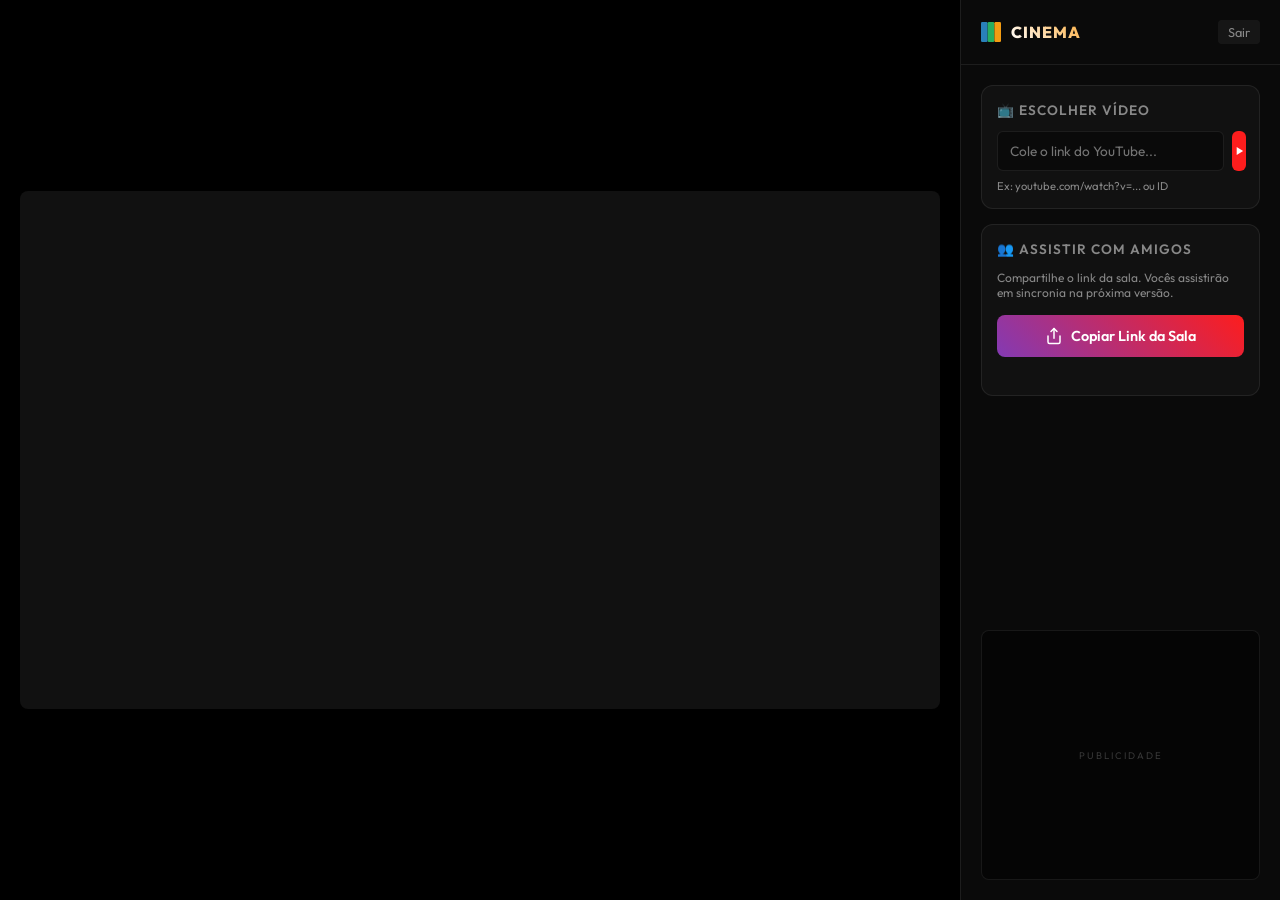
<file: cinema/index.html>
<!DOCTYPE html>
<html lang="pt-BR">

<head>
    <!-- Google tag (gtag.js) -->
    <script async src="https://www.googletagmanager.com/gtag/js?id=G-3QK6CR1BXY"></script>
    <script>
        window.dataLayer = window.dataLayer || [];
        function gtag() { dataLayer.push(arguments); }
        gtag('js', new Date());
        gtag('config', 'G-3QK6CR1BXY');
    </script>

    <meta charset="UTF-8">
    <meta name="viewport" content="width=device-width, initial-scale=1.0">
    <title>M-Square Cinema — Assista Juntos (Watch Party)</title>
    <meta name="description"
        content="Experiência de cinema imersiva no M-Square. Compartilhe a sala, assista a filmes completos, transmissões e compilações junto com seus amigos em tela cheia.">

    <!-- SEO & Indexação -->
    <meta name="author" content="M-Square">
    <meta name="robots" content="index, follow">
    <link rel="canonical" href="https://m-square.com/cinema/">

    <!-- Open Graph -->
    <meta property="og:type" content="website">
    <meta property="og:site_name" content="M-Square">
    <meta property="og:title" content="M-Square Cinema — Watch Party">
    <meta property="og:description"
        content="Experiência imersiva em tela cheia. Assista a vídeos e junte-se aos amigos no M-Square.">
    <meta property="og:url" content="https://m-square.com/cinema/">
    <meta property="og:image" content="https://m-square.com/og-image.png">

    <!-- Ícones e Temas -->
    <link rel="icon" type="image/svg+xml"
        href="data:image/svg+xml,<svg xmlns=%22http://www.w3.org/2000/svg%22 viewBox=%220 0 100 100%22><rect width=%2233%22 height=%22100%22 fill=%22%232980b9%22 rx=%226%22/><rect x=%2233.5%22 width=%2233%22 height=%22100%22 fill=%22%2327ae60%22 rx=%226%22/><rect x=%2267%22 width=%2233%22 height=%22100%22 fill=%22%23f39c12%22 rx=%226%22/></svg>">
    <meta name="theme-color" content="#000000">

    <!-- Fontes e CSS -->
    <link rel="preconnect" href="https://fonts.googleapis.com">
    <link rel="preconnect" href="https://fonts.gstatic.com" crossorigin>
    <link href="https://fonts.googleapis.com/css2?family=Outfit:wght@300;400;600;800&display=swap" rel="stylesheet">
    <link rel="stylesheet" href="cinema.css">

    <!-- Google AdSense -->
    <script async src="https://pagead2.googlesyndication.com/pagead/js/adsbygoogle.js?client=ca-pub-7844284078845131"
        crossorigin="anonymous"></script>
</head>

<body>

    <div class="cinema-layout">

        <!-- ÁREA DO VÍDEO (IMERSIVA) -->
        <main class="video-container" role="main">
            <div class="video-wrapper">
                <!-- Trailer exemplar longo / Filme para testar fullscreen -->
                <iframe id="cinema-player" src="https://www.youtube.com/embed/S_8qKhlQemY?autoplay=1"
                    title="M-Square Cinema Player"
                    allow="accelerometer; autoplay; clipboard-write; encrypted-media; gyroscope; picture-in-picture"
                    allowfullscreen loading="lazy">
                </iframe>
            </div>
        </main>

        <!-- SIDEBAR (AÇÕES E MONETIZAÇÃO) -->
        <aside class="cinema-sidebar">
            <header class="sidebar-header">
                <a href="/" class="brand" title="M-Square Home">
                    <svg viewBox="0 0 100 100">
                        <rect width="33" height="100" fill="#2980b9" rx="6" />
                        <rect x="33.5" width="33" height="100" fill="#27ae60" rx="6" />
                        <rect x="67" width="33" height="100" fill="#f39c12" rx="6" />
                    </svg>
                    <span class="brand-text">CINEMA</span>
                </a>
                <a href="/" class="nav-back">Sair</a>
            </header>

            <div class="sidebar-content">

                <!-- Painel de Seleção de Vídeo -->
                <div class="video-input-panel">
                    <h2 class="panel-title">📺 Escolher Vídeo</h2>
                    <div class="input-group">
                        <input type="text" id="cinema-video-input" placeholder="Cole o link do YouTube..."
                            aria-label="Link do YouTube">
                        <button id="btn-load-video" aria-label="Carregar vídeo">
                            <svg width="14" height="14" viewBox="0 0 24 24" fill="currentColor">
                                <path d="M8 5v14l11-7z" />
                            </svg>
                        </button>
                    </div>
                    <p class="input-hint">Ex: youtube.com/watch?v=... ou ID</p>
                </div>

                <!-- Painel de Compartilhamento / Watch Party Mock -->
                <div class="watch-party-panel">
                    <h2 class="panel-title">👥 Assistir com Amigos</h2>
                    <p style="font-size: 0.75rem; color: #888; margin-bottom: 15px;">
                        Compartilhe o link da sala. Vocês assistirão em sincronia na próxima versão.
                    </p>
                    <button class="btn-share" id="btn-share-room" aria-label="Copiar link da sala">
                        <svg width="18" height="18" viewBox="0 0 24 24" fill="none" stroke="currentColor"
                            stroke-width="2" stroke-linecap="round" stroke-linejoin="round">
                            <path d="M4 12v8a2 2 0 0 0 2 2h12a2 2 0 0 0 2-2v-8"></path>
                            <polyline points="16 6 12 2 8 6"></polyline>
                            <line x1="12" y1="2" x2="12" y2="15"></line>
                        </svg>
                        Copiar Link da Sala
                    </button>
                    <div class="share-status" id="share-status">Link copiado para a área de transferência!</div>
                </div>

                <!-- ESPAÇO DEDICADO PARA ADSENSE -->
                <div class="ad-container" aria-label="Espaço Publicitário">
                    <span class="ad-label">Publicidade</span>
                    <!-- Anúncio Responsivo AdSense -->
                    <ins class="adsbygoogle" style="display:block; width:100%; height:100%; max-width:100%; max-height:100%; overflow:hidden;"
                        data-ad-client="ca-pub-7844284078845131" data-ad-slot="1234567890" data-ad-format="auto"
                        data-full-width-responsive="true"></ins>
                    <script>
                        (adsbygoogle = window.adsbygoogle || []).push({});
                    </script>
                </div>

            </div>
        </aside>

    </div>

    <!-- Script de lógica de UI da página de cinema -->
    <script>
        document.addEventListener('DOMContentLoaded', () => {
            const btnShare = document.getElementById('btn-share-room');
            const shareStatus = document.getElementById('share-status');
            const videoInput = document.getElementById('cinema-video-input');
            const btnLoadVideo = document.getElementById('btn-load-video');
            const cinemaPlayer = document.getElementById('cinema-player');

            // --- 1. Inicialização (Ler da URL) ---
            const urlParams = new URLSearchParams(window.location.search);
            const initialVideoId = urlParams.get('v');
            if (initialVideoId) {
                cinemaPlayer.src = `https://www.youtube.com/embed/${initialVideoId}?autoplay=1`;
            }

            // --- 2. Lógica de Carregamento de Vídeo ---
            function extractYouTubeID(url) {
                const regExp = /^.*((youtu.be\/)|(v\/)|(\/u\/\w\/)|(embed\/)|(watch\?))\??v?=?([^#&?]*).*/;
                const match = url.match(regExp);
                return (match && match[7].length === 11) ? match[7] : url;
            }

            function loadVideo(inputValue) {
                const rawValue = inputValue.trim();
                if (!rawValue || rawValue.length < 5) return;

                const finalId = extractYouTubeID(rawValue);

                cinemaPlayer.src = `https://www.youtube.com/embed/${finalId}?autoplay=1`;

                const newUrl = new URL(window.location.href);
                newUrl.searchParams.set('v', finalId);
                window.history.pushState({ path: newUrl.href }, '', newUrl.href);

                videoInput.value = '';
                videoInput.blur();
            }

            btnLoadVideo.addEventListener('click', () => {
                loadVideo(videoInput.value);
            });

            videoInput.addEventListener('keypress', (e) => {
                if (e.key === 'Enter') {
                    loadVideo(videoInput.value);
                }
            });

            // --- 3. Telemetria e Compartilhamento ---
            if (typeof gtag === 'function') {
                gtag('event', 'page_view', {
                    'page_title': 'Cinema Mode',
                    'page_path': window.location.pathname + window.location.search
                });
            }

            btnShare.addEventListener('click', () => {
                const roomUrl = window.location.href;

                navigator.clipboard.writeText(roomUrl).then(() => {
                    shareStatus.style.opacity = '1';

                    setTimeout(() => {
                        shareStatus.style.opacity = '0';
                    }, 3000);

                    if (typeof gtag === 'function') {
                        gtag('event', 'share', {
                            'method': 'Copy Link',
                            'content_type': 'cinema_room',
                            'item_id': roomUrl
                        });
                    }
                }).catch(err => {
                    console.error('Falha ao copiar link: ', err);
                });
            });
        });
    </script>
</body>

</html>
</file>
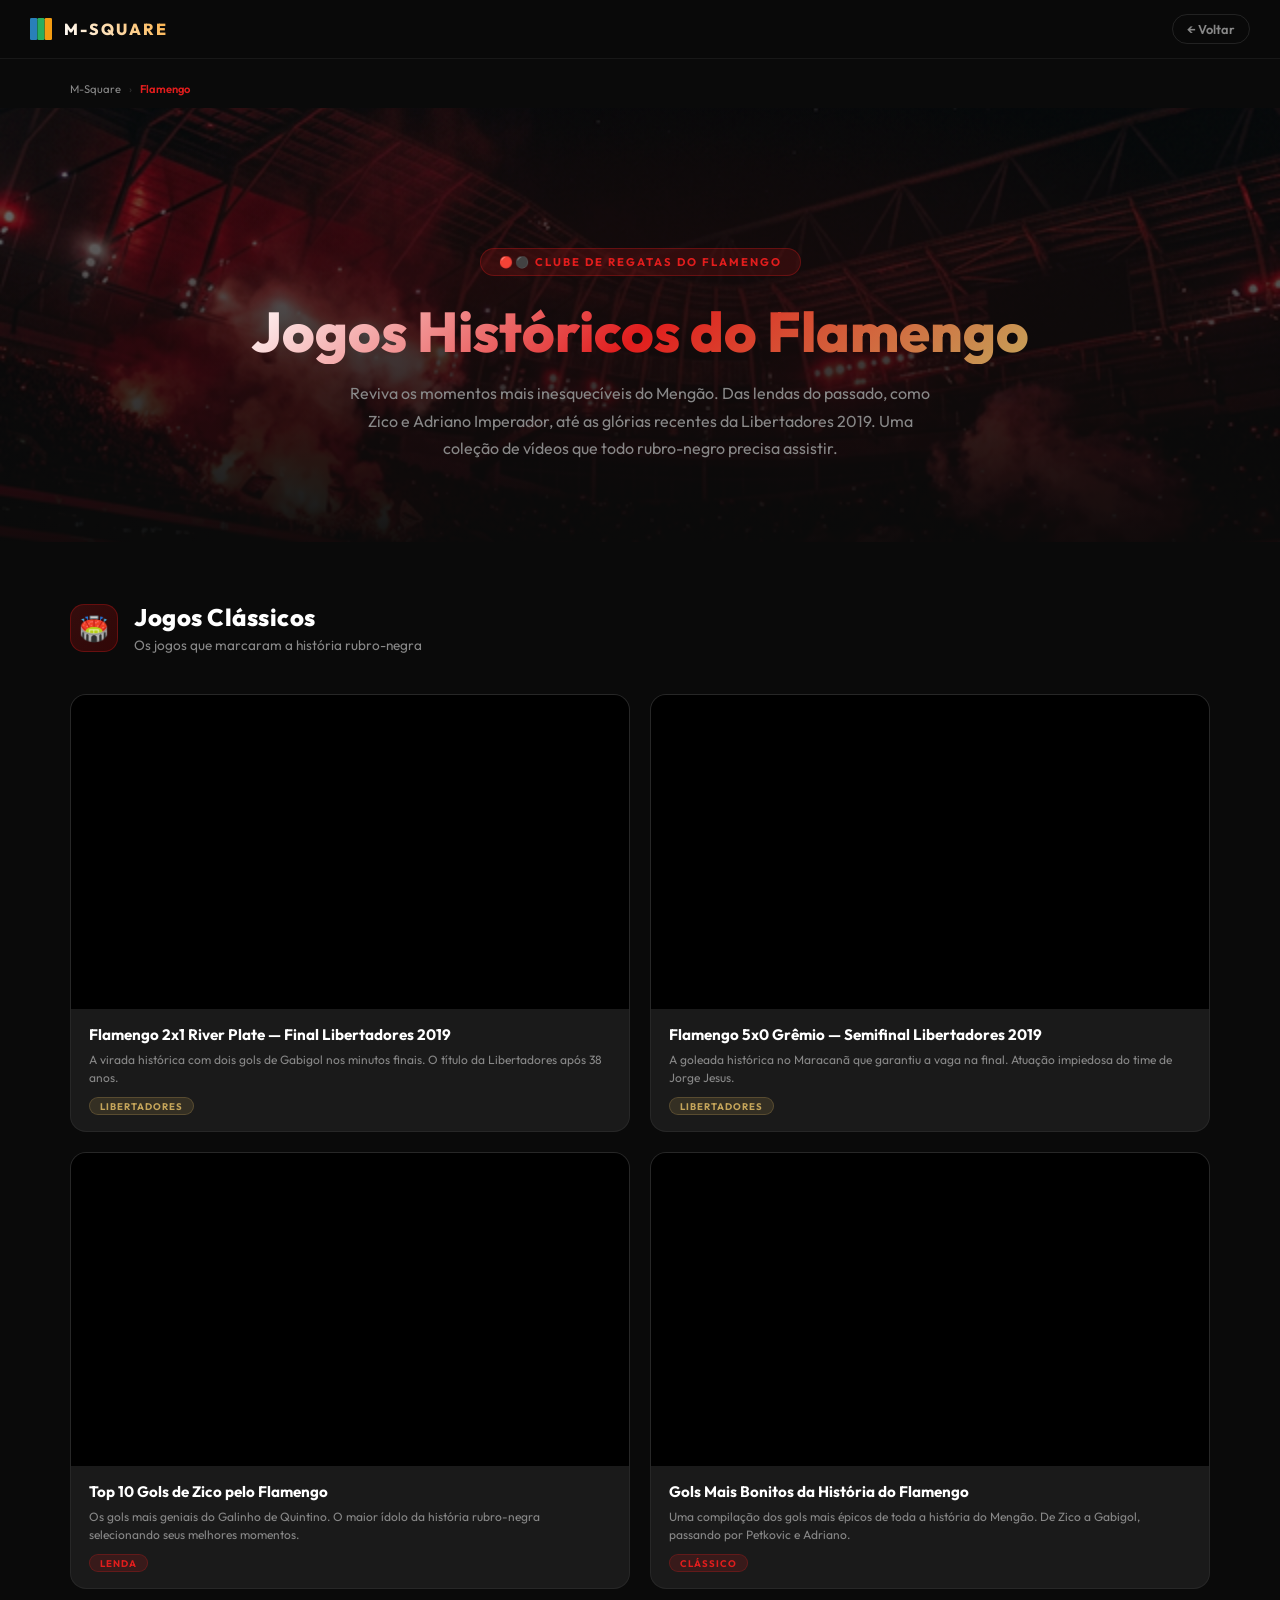
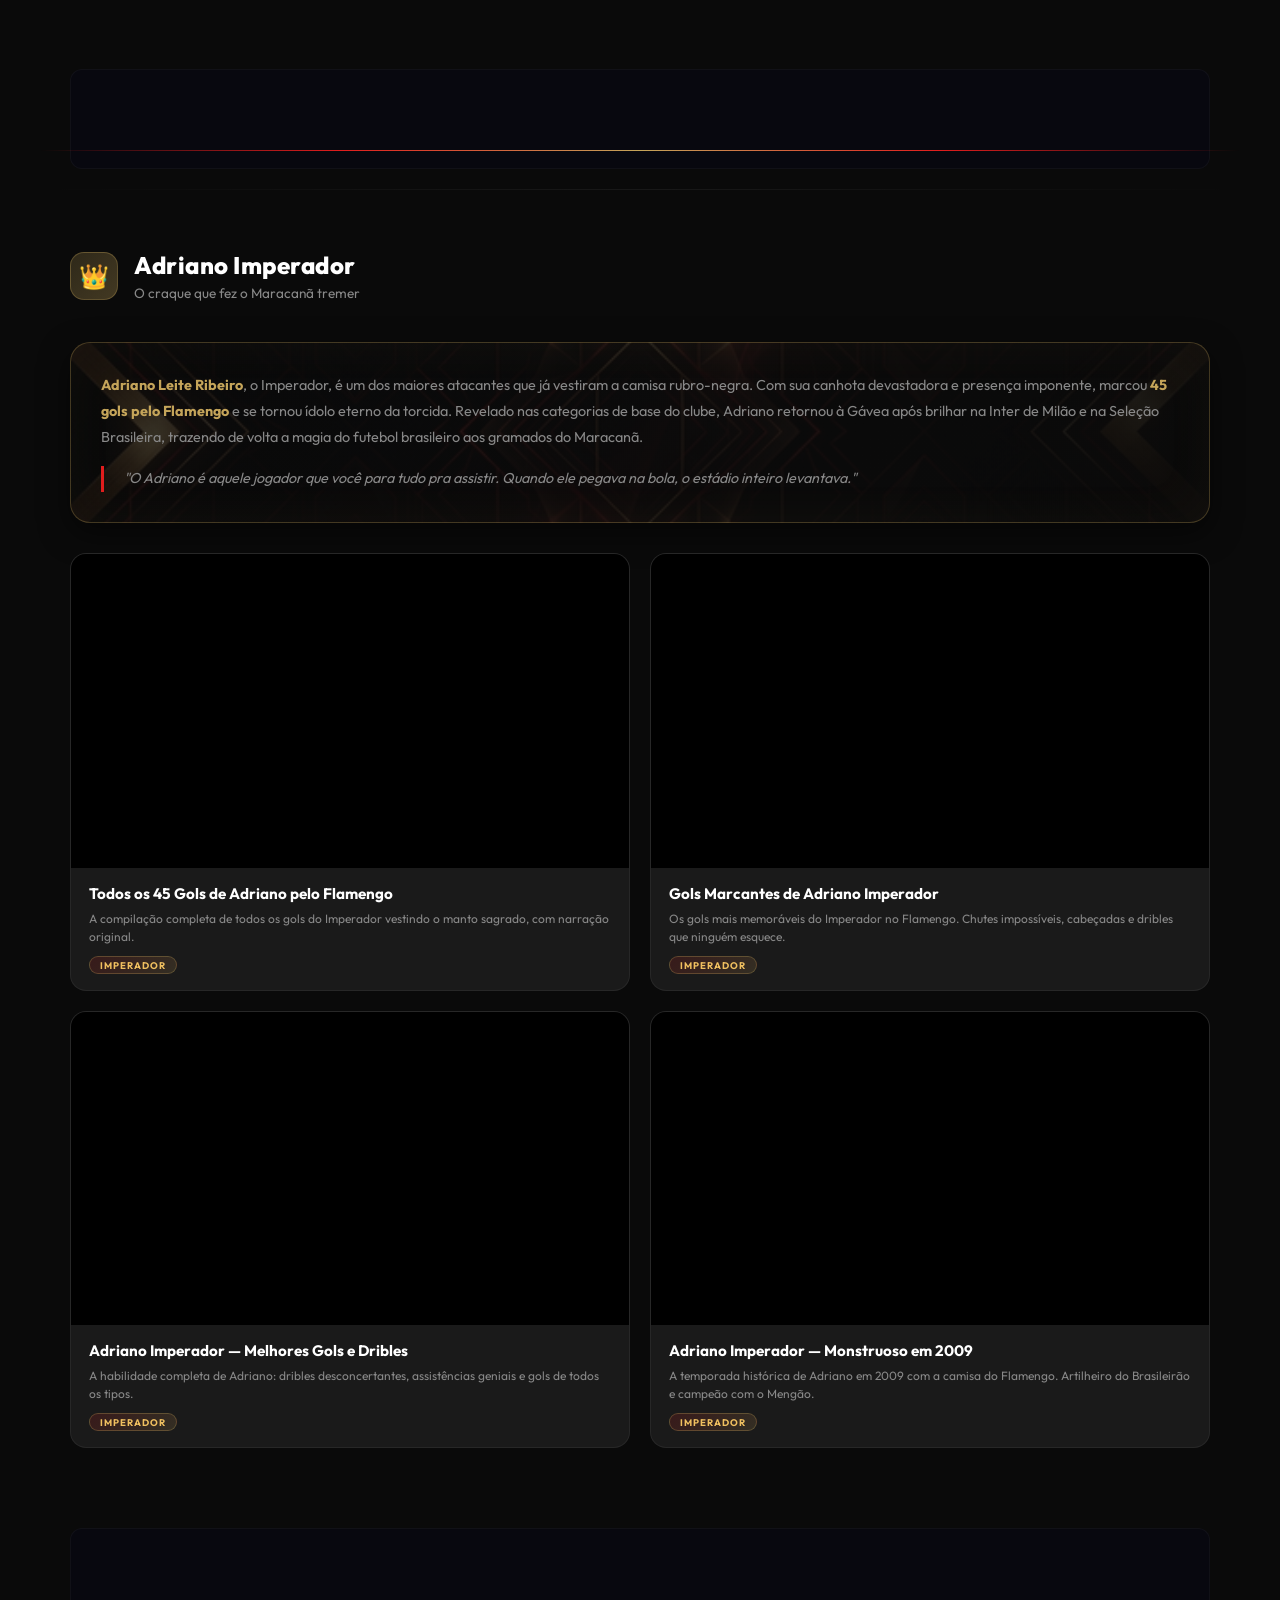
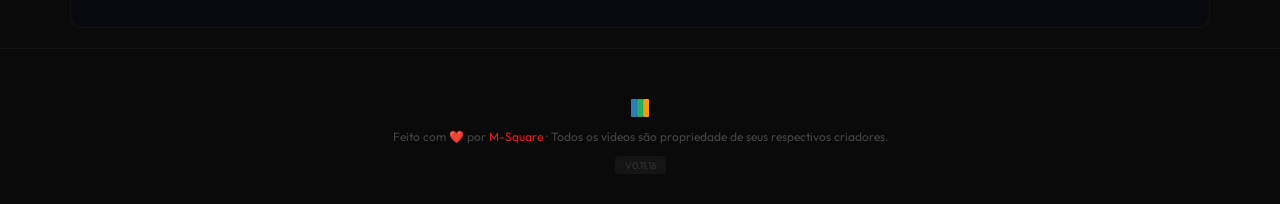
<file: flamengo/index.html>
<!DOCTYPE html>
<html lang="pt-BR">

<head>
    <!-- Google tag (gtag.js) -->
    <script async src="https://www.googletagmanager.com/gtag/js?id=G-3QK6CR1BXY"></script>
    <script>
        window.dataLayer = window.dataLayer || [];
        function gtag() { dataLayer.push(arguments); }
        gtag('js', new Date());
        gtag('config', 'G-3QK6CR1BXY');
    </script>

    <meta charset="UTF-8">
    <meta name="viewport" content="width=device-width, initial-scale=1.0">

    <!-- ═══════════════════════════════════════════════════════════════════
         SEO CORE — Títulos, Descrições, Indexação
         Alto foco em palavras-chave de busca orgânica
         ═══════════════════════════════════════════════════════════════════ -->
    <title>Flamengo — Jogos Históricos, Gols e Melhores Momentos | M-Square</title>
    <meta name="description"
        content="Reviva os jogos históricos do Flamengo: gols de Adriano Imperador, Zico, Gabigol, a final da Libertadores 2019 e muito mais. Assista aos melhores momentos do Mengão no M-Square.">
    <meta name="keywords"
        content="flamengo jogos históricos, flamengo gols antigos, adriano imperador flamengo, adriano imperador gols, flamengo libertadores 2019, flamengo 5x0 grêmio, zico flamengo gols, gabigol flamengo, melhores momentos flamengo, flamengo clássicos, mengão jogos, flamengo vídeos, flamengo youtube, assistir jogos flamengo antigos, gols marcantes flamengo, história do flamengo, flamengo maracanã, campeonato brasileiro flamengo, m-square flamengo">
    <meta name="author" content="M-Square">
    <meta name="robots" content="index, follow, max-image-preview:large, max-snippet:-1, max-video-preview:-1">
    <meta name="googlebot" content="index, follow">
    <link rel="canonical" href="https://m-square.com/flamengo/">

    <!-- Idioma / Região -->
    <meta http-equiv="content-language" content="pt-BR">
    <link rel="alternate" hreflang="pt-BR" href="https://m-square.com/flamengo/">
    <link rel="alternate" hreflang="x-default" href="https://m-square.com/flamengo/">

    <!-- ═══════════════════════════════════════════════════════════════════
         OPEN GRAPH (Facebook, WhatsApp, LinkedIn, Discord)
         ═══════════════════════════════════════════════════════════════════ -->
    <meta property="og:type" content="article">
    <meta property="og:site_name" content="M-Square">
    <meta property="og:title" content="Flamengo — Jogos Históricos e Gols Inesquecíveis">
    <meta property="og:description"
        content="Reviva os maiores momentos do Flamengo: Adriano Imperador, Zico, Libertadores 2019 e mais. Assista aos vídeos clássicos do Mengão.">
    <meta property="og:url" content="https://m-square.com/flamengo/">
    <meta property="og:image" content="https://m-square.com/og-image.png">
    <meta property="og:image:width" content="1200">
    <meta property="og:image:height" content="630">
    <meta property="og:image:alt" content="Flamengo — Jogos históricos no M-Square">
    <meta property="og:locale" content="pt_BR">

    <!-- ═══════════════════════════════════════════════════════════════════
         TWITTER CARDS
         ═══════════════════════════════════════════════════════════════════ -->
    <meta name="twitter:card" content="summary_large_image">
    <meta name="twitter:title" content="Flamengo — Jogos Históricos e Gols | M-Square">
    <meta name="twitter:description"
        content="Reviva os maiores momentos do Flamengo: Adriano Imperador, Zico, Libertadores 2019 e mais.">
    <meta name="twitter:image" content="https://m-square.com/og-image.png">
    <meta name="twitter:image:alt" content="Flamengo — Jogos históricos no M-Square">

    <!-- ═══════════════════════════════════════════════════════════════════
         ÍCONES e PWA
         ═══════════════════════════════════════════════════════════════════ -->
    <link rel="icon" type="image/svg+xml"
        href="data:image/svg+xml,<svg xmlns=%22http://www.w3.org/2000/svg%22 viewBox=%220 0 100 100%22><rect width=%2233%22 height=%22100%22 fill=%22%232980b9%22 rx=%226%22/><rect x=%2233.5%22 width=%2233%22 height=%22100%22 fill=%22%2327ae60%22 rx=%226%22/><rect x=%2267%22 width=%2233%22 height=%22100%22 fill=%22%23f39c12%22 rx=%226%22/></svg>">
    <link rel="apple-touch-icon" href="https://m-square.com/og-image.png">
    <meta name="theme-color" content="#0a0a0a">

    <!-- ═══════════════════════════════════════════════════════════════════
         PERFORMANCE — Preconnect e Preload
         ═══════════════════════════════════════════════════════════════════ -->
    <link rel="preconnect" href="https://fonts.googleapis.com">
    <link rel="preconnect" href="https://fonts.gstatic.com" crossorigin>
    <link rel="preconnect" href="https://www.youtube.com">
    <link rel="preconnect" href="https://i.ytimg.com">
    <link rel="dns-prefetch" href="https://pagead2.googlesyndication.com">
    <link href="https://fonts.googleapis.com/css2?family=Outfit:wght@300;400;600;800&display=swap" rel="stylesheet">

    <link rel="stylesheet" href="flamengo.css">

    <!-- Google AdSense -->
    <script async src="https://pagead2.googlesyndication.com/pagead/js/adsbygoogle.js?client=ca-pub-7844284078845131"
        crossorigin="anonymous"></script>

    <!-- ═══════════════════════════════════════════════════════════════════
         STRUCTURED DATA — Schema.org JSON-LD (Google Rich Results)
         BreadcrumbList + ItemList + VideoObject para SEO avançado
         ═══════════════════════════════════════════════════════════════════ -->
    <script type="application/ld+json">
    {
        "@context": "https://schema.org",
        "@graph": [
            {
                "@type": "BreadcrumbList",
                "itemListElement": [
                    {
                        "@type": "ListItem",
                        "position": 1,
                        "name": "M-Square",
                        "item": "https://m-square.com/"
                    },
                    {
                        "@type": "ListItem",
                        "position": 2,
                        "name": "Flamengo",
                        "item": "https://m-square.com/flamengo/"
                    }
                ]
            },
            {
                "@type": "CollectionPage",
                "name": "Flamengo — Jogos Históricos, Gols e Melhores Momentos",
                "description": "Coleção de vídeos dos jogos históricos do Flamengo: gols de Adriano Imperador, Zico, Gabigol, a final da Libertadores 2019 e muito mais.",
                "url": "https://m-square.com/flamengo/",
                "inLanguage": "pt-BR",
                "isPartOf": {
                    "@type": "WebSite",
                    "name": "M-Square",
                    "url": "https://m-square.com"
                },
                "about": {
                    "@type": "SportsTeam",
                    "name": "Clube de Regatas do Flamengo",
                    "alternateName": ["Flamengo", "Mengão", "Fla", "Rubro-Negro"],
                    "sport": "Futebol",
                    "url": "https://www.flamengo.com.br"
                },
                "mainEntity": {
                    "@type": "ItemList",
                    "name": "Vídeos Históricos do Flamengo",
                    "numberOfItems": 8,
                    "itemListElement": [
                        {
                            "@type": "ListItem",
                            "position": 1,
                            "item": {
                                "@type": "VideoObject",
                                "name": "Todos os 45 Gols de Adriano pelo Flamengo",
                                "description": "Compilação completa de todos os 45 gols marcados por Adriano Imperador vestindo a camisa do Flamengo, com narração.",
                                "thumbnailUrl": "https://i.ytimg.com/vi/SosflqHdS7I/hqdefault.jpg",
                                "embedUrl": "https://www.youtube.com/embed/SosflqHdS7I",
                                "uploadDate": "2020-01-01",
                                "contentUrl": "https://www.youtube.com/watch?v=SosflqHdS7I"
                            }
                        },
                        {
                            "@type": "ListItem",
                            "position": 2,
                            "item": {
                                "@type": "VideoObject",
                                "name": "Gols Marcantes de Adriano Imperador no Flamengo",
                                "description": "Os gols mais memoráveis de Adriano Imperador durante sua passagem pelo Flamengo.",
                                "thumbnailUrl": "https://i.ytimg.com/vi/162mZ_bbnbM/hqdefault.jpg",
                                "embedUrl": "https://www.youtube.com/embed/162mZ_bbnbM",
                                "uploadDate": "2020-01-01",
                                "contentUrl": "https://www.youtube.com/watch?v=162mZ_bbnbM"
                            }
                        }
                    ]
                }
            },
            {
                "@type": "WebSite",
                "name": "M-Square",
                "url": "https://m-square.com",
                "inLanguage": "pt-BR"
            }
        ]
    }
    </script>
</head>

<body>

    <!-- ═══════════════════════════════════════════════════════════════════
         NAVIGATION — Breadcrumb visual + link de volta
         ═══════════════════════════════════════════════════════════════════ -->
    <nav class="nav-bar" aria-label="Navegação principal">
        <a href="/" class="nav-brand" title="Voltar para M-Square">
            <svg viewBox="0 0 100 100">
                <rect width="33" height="100" fill="#2980b9" rx="6" />
                <rect x="33.5" width="33" height="100" fill="#27ae60" rx="6" />
                <rect x="67" width="33" height="100" fill="#f39c12" rx="6" />
            </svg>
            <span class="nav-brand-text">M-SQUARE</span>
        </a>
        <a href="/" class="nav-back" title="Voltar para a página principal">
            ← Voltar
        </a>
    </nav>

    <!-- Breadcrumb visual para SEO e UX -->
    <div style="max-width: 1200px; margin: 70px auto 0; padding: 12px 30px;">
        <nav aria-label="Breadcrumb">
            <ol style="display: flex; gap: 8px; list-style: none; font-size: 0.7rem; color: #555;">
                <li><a href="/" style="color: #888; text-decoration: none;">M-Square</a></li>
                <li style="color: #333;">›</li>
                <li style="color: var(--fla-red, #E11D1D); font-weight: 600;">Flamengo</li>
            </ol>
        </nav>
    </div>

    <main role="main">

        <!-- ═══════════════════════════════════════════════════════════════════
             HERO — Banner principal com identidade do Flamengo
             ═══════════════════════════════════════════════════════════════════ -->
        <header class="hero">
            <div class="hero-content">
                <div class="hero-badge">
                    🔴⚫ Clube de Regatas do Flamengo
                </div>
                <h1>Jogos Históricos do Flamengo</h1>
                <p>Reviva os momentos mais inesquecíveis do Mengão. Das lendas do passado, como Zico e Adriano
                    Imperador, até as glórias recentes da Libertadores 2019. Uma coleção de vídeos que todo rubro-negro
                    precisa assistir.</p>
            </div>
        </header>

        <!-- ═══════════════════════════════════════════════════════════════════
             SEÇÃO AO VIVO (Carregada via JS)
             ═══════════════════════════════════════════════════════════════════ -->
        <section class="live-section" id="live-match" style="display: none;" aria-label="Jogo ao vivo do Flamengo">
            <div class="live-section-inner">
                <div class="section-header" style="margin-bottom: 24px;">
                    <div class="section-icon red">🎙️</div>
                    <div class="section-title-group">
                        <h2><span class="live-badge">Ao Vivo</span> Jogo do Mengão</h2>
                        <p id="live-video-title">Buscando transmissão ao vivo...</p>
                    </div>
                </div>
                <div class="video-wrapper" id="live-video-container"
                    style="border-radius: 12px; overflow: hidden; border: 1px solid rgba(225,29,29,0.3);">
                    <!-- O iframe será injetado aqui pelo JavaScript -->
                </div>
            </div>
        </section>

        <!-- ═══════════════════════════════════════════════════════════════════
             SEÇÃO 1 — JOGOS CLÁSSICOS DO FLAMENGO
             ═══════════════════════════════════════════════════════════════════ -->
        <section class="section" id="jogos-classicos" aria-label="Jogos clássicos do Flamengo">
            <div class="section-header">
                <div class="section-icon red">🏟️</div>
                <div class="section-title-group">
                    <h2>Jogos Clássicos</h2>
                    <p>Os jogos que marcaram a história rubro-negra</p>
                </div>
            </div>

            <div class="video-grid">
                <!-- Vídeo 1: Libertadores 2019 Final -->
                <article class="video-card" itemscope itemtype="https://schema.org/VideoObject">
                    <div class="video-wrapper">
                        <iframe src="https://www.youtube.com/embed/BM6GjGSh7P0"
                            title="Flamengo 2x1 River Plate — Final Libertadores 2019"
                            allow="accelerometer; autoplay; clipboard-write; encrypted-media; gyroscope; picture-in-picture"
                            allowfullscreen loading="lazy">
                        </iframe>
                    </div>
                    <div class="video-info">
                        <h3 itemprop="name">Flamengo 2x1 River Plate — Final Libertadores 2019</h3>
                        <p itemprop="description">A virada histórica com dois gols de Gabigol nos minutos finais. O
                            título da Libertadores após 38 anos.</p>
                        <span class="video-tag libertadores">Libertadores</span>
                    </div>
                </article>

                <!-- Vídeo 2: Flamengo 5x0 Grêmio -->
                <article class="video-card" itemscope itemtype="https://schema.org/VideoObject">
                    <div class="video-wrapper">
                        <iframe src="https://www.youtube.com/embed/GEEub2QlljA"
                            title="Flamengo 5x0 Grêmio — Semifinal Libertadores 2019"
                            allow="accelerometer; autoplay; clipboard-write; encrypted-media; gyroscope; picture-in-picture"
                            allowfullscreen loading="lazy">
                        </iframe>
                    </div>
                    <div class="video-info">
                        <h3 itemprop="name">Flamengo 5x0 Grêmio — Semifinal Libertadores 2019</h3>
                        <p itemprop="description">A goleada histórica no Maracanã que garantiu a vaga na final.
                            Atuação impiedosa do time de Jorge Jesus.</p>
                        <span class="video-tag libertadores">Libertadores</span>
                    </div>
                </article>

                <!-- Vídeo 3: Zico — Top 10 Gols -->
                <article class="video-card" itemscope itemtype="https://schema.org/VideoObject">
                    <div class="video-wrapper">
                        <iframe src="https://www.youtube.com/embed/5YBnGeUmORk"
                            title="Top 10 Gols de Zico pelo Flamengo"
                            allow="accelerometer; autoplay; clipboard-write; encrypted-media; gyroscope; picture-in-picture"
                            allowfullscreen loading="lazy">
                        </iframe>
                    </div>
                    <div class="video-info">
                        <h3 itemprop="name">Top 10 Gols de Zico pelo Flamengo</h3>
                        <p itemprop="description">Os gols mais geniais do Galinho de Quintino.
                            O maior ídolo da história rubro-negra selecionando seus melhores momentos.</p>
                        <span class="video-tag classico">Lenda</span>
                    </div>
                </article>

                <!-- Vídeo 4: Flamengo Gols Marcantes -->
                <article class="video-card" itemscope itemtype="https://schema.org/VideoObject">
                    <div class="video-wrapper">
                        <iframe src="https://www.youtube.com/embed/9EzQDrQGolw"
                            title="Gols mais bonitos da história do Flamengo"
                            allow="accelerometer; autoplay; clipboard-write; encrypted-media; gyroscope; picture-in-picture"
                            allowfullscreen loading="lazy">
                        </iframe>
                    </div>
                    <div class="video-info">
                        <h3 itemprop="name">Gols Mais Bonitos da História do Flamengo</h3>
                        <p itemprop="description">Uma compilação dos gols mais épicos de toda a história do Mengão.
                            De Zico a Gabigol, passando por Petkovic e Adriano.</p>
                        <span class="video-tag classico">Clássico</span>
                    </div>
                </article>
            </div>
        </section>

        <!-- Ad slot entre seções -->
        <div class="ad-container">
            <div class="ad-wrapper">
                <ins class="adsbygoogle" style="display:block; max-width:100%; max-height:100%; overflow:hidden;" data-ad-client="ca-pub-7844284078845131"
                    data-ad-slot="6848758884" data-ad-format="auto" data-full-width-responsive="true"></ins>
                <script>(adsbygoogle = window.adsbygoogle || []).push({});</script>
            </div>
        </div>

        <div class="section-divider"></div>

        <!-- ═══════════════════════════════════════════════════════════════════
             SEÇÃO 2 — ADRIANO IMPERADOR
             ═══════════════════════════════════════════════════════════════════ -->
        <section class="section adriano-section" id="adriano-imperador" aria-label="Adriano Imperador no Flamengo">
            <div class="section-header">
                <div class="section-icon gold">👑</div>
                <div class="section-title-group">
                    <h2>Adriano Imperador</h2>
                    <p>O craque que fez o Maracanã tremer</p>
                </div>
            </div>

            <div class="adriano-highlight">
                <p>
                    <strong>Adriano Leite Ribeiro</strong>, o Imperador, é um dos maiores atacantes que já vestiram a
                    camisa rubro-negra. Com sua canhota devastadora e presença imponente, marcou
                    <strong>45 gols pelo Flamengo</strong> e se tornou ídolo eterno da torcida. Revelado nas categorias
                    de base do clube, Adriano retornou à Gávea após brilhar na Inter de Milão e na Seleção Brasileira,
                    trazendo de volta a magia do futebol brasileiro aos gramados do Maracanã.
                </p>
                <p class="adriano-quote">
                    "O Adriano é aquele jogador que você para tudo pra assistir. Quando ele pegava na bola, o estádio
                    inteiro levantava."
                </p>
            </div>

            <div class="video-grid">
                <!-- Vídeo 5: Todos os 45 gols do Adriano -->
                <article class="video-card" itemscope itemtype="https://schema.org/VideoObject">
                    <div class="video-wrapper">
                        <iframe src="https://www.youtube.com/embed/SosflqHdS7I"
                            title="Todos os 45 Gols de Adriano Imperador pelo Flamengo"
                            allow="accelerometer; autoplay; clipboard-write; encrypted-media; gyroscope; picture-in-picture"
                            allowfullscreen loading="lazy">
                        </iframe>
                    </div>
                    <div class="video-info">
                        <h3 itemprop="name">Todos os 45 Gols de Adriano pelo Flamengo</h3>
                        <p itemprop="description">A compilação completa de todos os gols do Imperador vestindo o manto
                            sagrado, com narração original.</p>
                        <span class="video-tag imperador">Imperador</span>
                    </div>
                </article>

                <!-- Vídeo 6: Gols Marcantes do Adriano -->
                <article class="video-card" itemscope itemtype="https://schema.org/VideoObject">
                    <div class="video-wrapper">
                        <iframe src="https://www.youtube.com/embed/162mZ_bbnbM"
                            title="Gols Marcantes de Adriano Imperador no Flamengo"
                            allow="accelerometer; autoplay; clipboard-write; encrypted-media; gyroscope; picture-in-picture"
                            allowfullscreen loading="lazy">
                        </iframe>
                    </div>
                    <div class="video-info">
                        <h3 itemprop="name">Gols Marcantes de Adriano Imperador</h3>
                        <p itemprop="description">Os gols mais memoráveis do Imperador no Flamengo. Chutes impossíveis,
                            cabeçadas e dribles que ninguém esquece.</p>
                        <span class="video-tag imperador">Imperador</span>
                    </div>
                </article>

                <!-- Vídeo 7: Adriano Skills & Goals -->
                <article class="video-card" itemscope itemtype="https://schema.org/VideoObject">
                    <div class="video-wrapper">
                        <iframe src="https://www.youtube.com/embed/6GGw2ykNdOs"
                            title="Adriano Imperador — Dribles, Assistências e Gols pelo Flamengo"
                            allow="accelerometer; autoplay; clipboard-write; encrypted-media; gyroscope; picture-in-picture"
                            allowfullscreen loading="lazy">
                        </iframe>
                    </div>
                    <div class="video-info">
                        <h3 itemprop="name">Adriano Imperador — Melhores Gols e Dribles</h3>
                        <p itemprop="description">A habilidade completa de Adriano: dribles desconcertantes,
                            assistências geniais e gols de todos os tipos.</p>
                        <span class="video-tag imperador">Imperador</span>
                    </div>
                </article>

                <!-- Vídeo 8: Adriano Despedida / Homenagem -->
                <article class="video-card" itemscope itemtype="https://schema.org/VideoObject">
                    <div class="video-wrapper">
                        <iframe src="https://www.youtube.com/embed/BDkOyVaowxw"
                            title="A história de Adriano Imperador no Flamengo"
                            allow="accelerometer; autoplay; clipboard-write; encrypted-media; gyroscope; picture-in-picture"
                            allowfullscreen loading="lazy">
                        </iframe>
                    </div>
                    <div class="video-info">
                        <h3 itemprop="name">Adriano Imperador — Monstruoso em 2009</h3>
                        <p itemprop="description">A temporada histórica de Adriano em 2009 com a camisa do Flamengo.
                            Artilheiro do Brasileirão e campeão com o Mengão.</p>
                        <span class="video-tag imperador">Imperador</span>
                    </div>
                </article>
            </div>
        </section>

        <!-- Ad slot no final -->
        <div class="ad-container">
            <div class="ad-wrapper">
                <ins class="adsbygoogle" style="display:block; max-width:100%; max-height:100%; overflow:hidden;" data-ad-client="ca-pub-7844284078845131"
                    data-ad-slot="6848758884" data-ad-format="auto" data-full-width-responsive="true"></ins>
                <script>(adsbygoogle = window.adsbygoogle || []).push({});</script>
            </div>
        </div>

    </main>

    <!-- ═══════════════════════════════════════════════════════════════════
         CONTEÚDO NOSCRIPT — Indexação por crawlers sem JS
         ═══════════════════════════════════════════════════════════════════ -->
    <noscript>
        <article style="max-width: 800px; margin: 40px auto; padding: 20px; color: #fff; font-family: sans-serif;">
            <h2>Flamengo — Jogos Históricos no M-Square</h2>
            <p>Reviva os momentos mais inesquecíveis do Clube de Regatas do Flamengo. Assista aos jogos clássicos,
                gols históricos e melhores momentos do Mengão.</p>

            <h3>Jogos Clássicos</h3>
            <ul>
                <li><strong>Flamengo 2x1 River Plate</strong> — Final da Libertadores 2019. A virada épica com dois
                    gols de Gabigol.</li>
                <li><strong>Flamengo 5x0 Grêmio</strong> — Semifinal da Libertadores 2019. Goleada histórica no
                    Maracanã.</li>
                <li><strong>Top 10 Gols de Zico</strong> — Os melhores gols do maior ídolo rubro-negro.</li>
                <li><strong>Gols mais bonitos do Flamengo</strong> — Compilação dos gols épicos do Mengão.</li>
            </ul>

            <h3>Adriano Imperador</h3>
            <p>Adriano Leite Ribeiro, o Imperador, é um dos maiores atacantes da história do Flamengo. Com 45 gols
                pelo clube, impressionou com sua canhota devastadora.</p>
            <ul>
                <li><strong>Todos os 45 gols do Adriano pelo Flamengo</strong> — Compilação completa com narração.</li>
                <li><strong>Gols Marcantes de Adriano Imperador</strong> — Os melhores momentos do craque.</li>
                <li><strong>Adriano — Dribles e Gols</strong> — Habilidades e jogadas geniais.</li>
                <li><strong>A história de Adriano no Flamengo</strong> — Documentário sobre sua trajetória.</li>
            </ul>

            <p><a href="https://m-square.com/">Voltar para M-Square</a></p>
        </article>
    </noscript>

    <!-- ═══════════════════════════════════════════════════════════════════
         FOOTER
         ═══════════════════════════════════════════════════════════════════ -->
    <footer class="page-footer">
        <div class="footer-brand">
            <svg viewBox="0 0 100 100">
                <rect width="33" height="100" fill="#2980b9" rx="6" />
                <rect x="33.5" width="33" height="100" fill="#27ae60" rx="6" />
                <rect x="67" width="33" height="100" fill="#f39c12" rx="6" />
            </svg>
        </div>
        <p>
            Feito com ❤️ por <a href="/" title="M-Square — Multi Streams">M-Square</a>
            · Todos os vídeos são propriedade de seus respectivos criadores.
        </p>
        <div class="version-badge">V0.11.18</div>
    </footer>

    <!-- ═══════════════════════════════════════════════════════════════════
         INTEGRAÇÃO DE VÍDEO AO VIVO (YOUTUBE API)
         ═══════════════════════════════════════════════════════════════════ -->
    <script>
        document.addEventListener('DOMContentLoaded', function () {
            /* 
             * NOTA DO ARQUITETO / TECH LEAD:
             * Excelente decisão de negócio e arquitetura usar um CDN/BFF próprio.
             * Isso resolve três problemas de uma vez:
             * 1. Segurança: A API Key do YouTube não fica exposta no front-end.
             * 2. Performance: O CDN faz cache da resposta, economizando cota da API do Google.
             * 3. Escalabilidade: O backend gerencia a lista de canais fixos (FlaTV, CazéTV, etc)
             *    sem precisarmos fazer deploy no front-end para adicionar um novo canal.
             * 
             * Substitua a URL abaixo pelo endpoint real do seu CDN que retorna o JSON do jogo.
             */

            const CDN_LIVE_ENDPOINT = 'https://seu-cdn.m-square.com/api/v1/live/flamengo';

            async function checkLiveGame() {
                try {
                    // Busca transmissões 'live' no CDN proprietário
                    const response = await fetch(CDN_LIVE_ENDPOINT);

                    if (!response.ok) {
                        // Silencioso em caso de erro 404 (sem jogo) ou erro no CDN
                        console.log("Integração 'Ao Vivo': Nenhum jogo no momento ou CDN indisponível.");
                        return;
                    }

                    const data = await response.json();

                    // Formato esperado do CDN: { isLive: true, videoId: "xyz123", title: "Flamengo x Fulano" }
                    if (data && data.isLive && data.videoId) {
                        const videoId = data.videoId;
                        const videoTitle = data.title || "Jogo do Mengão Ao Vivo";

                        // Atualiza a UI
                        document.getElementById('live-video-title').textContent = videoTitle;
                        const container = document.getElementById('live-video-container');

                        container.innerHTML = `
                            <iframe src="https://www.youtube.com/embed/${videoId}?autoplay=1&mute=1"
                                title="${videoTitle}"
                                allow="accelerometer; autoplay; clipboard-write; encrypted-media; gyroscope; picture-in-picture"
                                allowfullscreen loading="lazy">
                            </iframe>
                        `;

                        // Exibe a seção
                        document.getElementById('live-match').style.display = 'block';
                    }
                } catch (error) {
                    console.error("Integração 'Ao Vivo' Erro:", error);
                }
            }

            // Opcional: Se quiser checar periodicamente sem reload da página (ex: a cada 5 min)
            // setInterval(checkLiveGame, 300000);

            checkLiveGame();
        });
    </script>
</body>

</html>
</file>
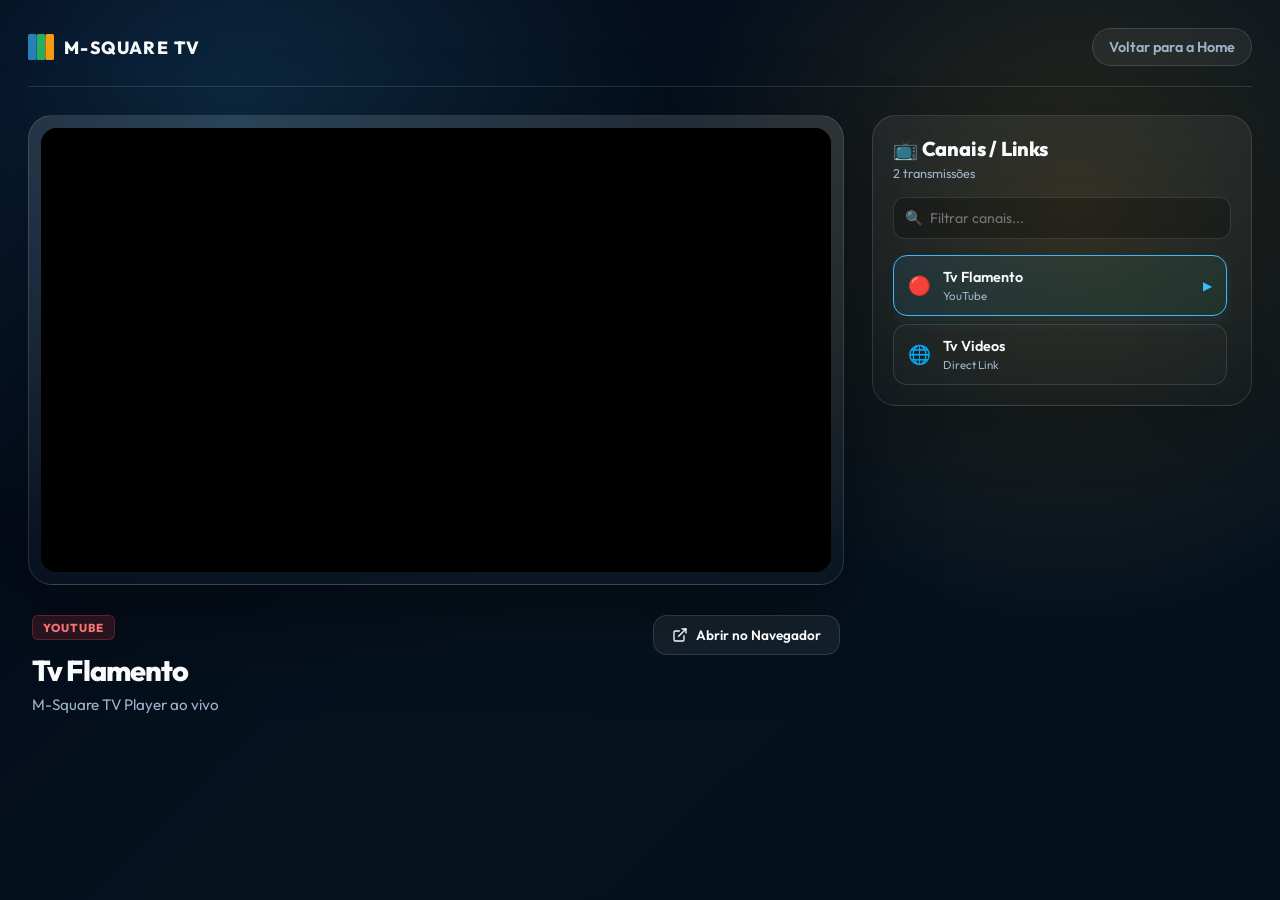
<file: tv/index.html>
<!DOCTYPE html>
<html lang="pt-BR">

<head>
    <!-- Google tag (gtag.js) -->
    <script async src="https://www.googletagmanager.com/gtag/js?id=G-3QK6CR1BXY"></script>
    <script>
        window.dataLayer = window.dataLayer || [];
        function gtag() { dataLayer.push(arguments); }
        gtag('js', new Date());
        gtag('config', 'G-3QK6CR1BXY');
    </script>

    <meta charset="UTF-8">
    <meta name="viewport" content="width=device-width, initial-scale=1.0">
    <title>M-Square TV — Playlist Multi-player | M-Square</title>
    <meta name="description"
        content="Assista a streams, vídeos MP4 e YouTube de forma alternável a qualquer momento na playlist de M-Square TV.">
    <meta name="author" content="M-Square">
    <meta name="robots" content="index, follow">
    <link rel="canonical" href="https://m-square.mirandasoft.com.br/tv/">

    <!-- Open Graph -->
    <meta property="og:type" content="website">
    <meta property="og:site_name" content="M-Square">
    <meta property="og:title" content="M-Square TV — Playlist Multi-player">
    <meta property="og:description" content="Navegue e assista a múltiplos links de vídeo integrados de forma simples e imediata.">
    <meta property="og:url" content="https://m-square.mirandasoft.com.br/tv/">
    <meta property="og:image" content="https://m-square.mirandasoft.com.br/og-image.png">

    <!-- Icons and Theme -->
    <link rel="icon" type="image/svg+xml"
        href="data:image/svg+xml,<svg xmlns=%22http://www.w3.org/2000/svg%22 viewBox=%220 0 100 100%22><rect width=%2233%22 height=%22100%22 fill=%22%232980b9%22 rx=%226%22/><rect x=%2233.5%22 width=%2233%22 height=%22100%22 fill=%22%2327ae60%22 rx=%226%22/><rect x=%2267%22 width=%2233%22 height=%22100%22 fill=%22%23f39c12%22 rx=%226%22/></svg>">
    <meta name="theme-color" content="#06131f">

    <!-- Fonts and CSS -->
    <link rel="preconnect" href="https://fonts.googleapis.com">
    <link rel="preconnect" href="https://fonts.gstatic.com" crossorigin>
    <link href="https://fonts.googleapis.com/css2?family=Outfit:wght@300;400;600;800&display=swap" rel="stylesheet">
    <link rel="stylesheet" href="tv.css">
</head>

<body>
    <div class="tv-shell">
        <!-- TOPBAR NAVIGATION -->
        <nav class="topbar" aria-label="Navegação principal">
            <a href="/" class="brand" title="Voltar para M-Square">
                <svg viewBox="0 0 100 100" aria-hidden="true">
                    <rect width="33" height="100" fill="#2980b9" rx="6" />
                    <rect x="33.5" width="33" height="100" fill="#27ae60" rx="6" />
                    <rect x="67" width="33" height="100" fill="#f39c12" rx="6" />
                </svg>
                <span>M-Square TV</span>
            </a>
            <a href="/" class="nav-link" id="nav-back-home">Voltar para a Home</a>
        </nav>

        <!-- MAIN LAYOUT container -->
        <main class="tv-layout" id="main-content">
            <!-- PLAYER AREA -->
            <section class="player-container" aria-label="Reprodutor de Vídeo">
                <div class="video-card">
                    <div class="video-frame" id="player-wrapper">
                        <!-- Default state loader / placeholder -->
                        <div class="video-loader" id="video-placeholder">
                            <div class="spinner"></div>
                            <p>Carregando playlist...</p>
                        </div>
                    </div>
                </div>

                <div class="video-info-bar">
                    <div class="video-details">
                        <span class="active-badge" id="media-type-badge">Carregando...</span>
                        <h1 class="video-title" id="current-video-title">Selecione uma transmissão</h1>
                        <p class="video-desc" id="current-video-desc">M-Square TV Player ao vivo</p>
                    </div>
                    <div class="video-actions">
                        <a id="external-link-btn" class="btn btn-secondary" href="#" target="_blank" rel="noopener noreferrer">
                            <svg width="16" height="16" viewBox="0 0 24 24" fill="none" stroke="currentColor" stroke-width="2" stroke-linecap="round" stroke-linejoin="round" aria-hidden="true"><path d="M18 13v6a2 2 0 0 1-2 2H5a2 2 0 0 1-2-2V8a2 2 0 0 1 2-2h6"></path><polyline points="15 3 21 3 21 9"></polyline><line x1="10" y1="14" x2="21" y2="3"></line></svg>
                            Abrir no Navegador
                        </a>
                    </div>
                </div>
            </section>

            <!-- SIDEBAR LIST OF CHANNELS -->
            <aside class="sidebar-container" aria-label="Canais Disponíveis">
                <div class="sidebar-header">
                    <h2>📺 Canais / Links</h2>
                    <p class="channel-count" id="channel-count-text">0 transmissões</p>
                </div>

                <!-- Live search filter -->
                <div class="search-box">
                    <input type="text" id="channel-search" placeholder="Filtrar canais..." aria-label="Filtrar canais">
                    <span class="search-icon" aria-hidden="true">🔍</span>
                </div>

                <!-- Playlist list -->
                <nav class="playlist-menu" id="channels-list" aria-label="Lista de canais">
                    <!-- Loaded dynamically via JS -->
                </nav>
            </aside>
        </main>
    </div>

    <!-- PLAYER CONTROLLER SCRIPT -->
    <script>
        document.addEventListener('DOMContentLoaded', () => {
            const playerWrapper = document.getElementById('player-wrapper');
            const channelsListContainer = document.getElementById('channels-list');
            const currentVideoTitle = document.getElementById('current-video-title');
            const mediaTypeBadge = document.getElementById('media-type-badge');
            const externalLinkBtn = document.getElementById('external-link-btn');
            const searchInput = document.getElementById('channel-search');
            const channelCountText = document.getElementById('channel-count-text');

            let channels = [];
            let activeUrl = localStorage.getItem('m_square_tv_active_url') || '';

            // --- 1. Fetch Playlist JSON ---
            async function loadPlaylist() {
                try {
                    const response = await fetch('list.json');
                    if (!response.ok) throw new Error(`HTTP error! status: ${response.status}`);
                    channels = await response.json();
                    
                    if (!Array.isArray(channels) || channels.length === 0) {
                        showErrorMessage("Nenhuma transmissão encontrada na playlist.");
                        return;
                    }

                    renderChannelsList(channels);
                    
                    // Start with stored channel or fall back to first channel in list
                    const initialChannel = channels.find(c => c.url === activeUrl) || channels[0];
                    playChannel(initialChannel);

                } catch (error) {
                    console.error("Error fetching playlist:", error);
                    showErrorMessage("Não foi possível carregar a lista de canais.");
                }
            }

            // --- 2. Render Channel Buttons ---
            function renderChannelsList(list) {
                channelsListContainer.innerHTML = '';
                channelCountText.textContent = `${list.length} ${list.length === 1 ? 'transmissão' : 'transmissões'}`;

                list.forEach((channel, index) => {
                    const item = document.createElement('button');
                    item.className = 'channel-item';
                    item.id = `channel-btn-${index}`;
                    item.setAttribute('type', 'button');
                    
                    if (channel.url === activeUrl) {
                        item.classList.add('active');
                    }

                    // Platform Icon / Type Indicator
                    const isYT = isYouTube(channel.url);
                    const typeIcon = isYT ? '🔴' : '🌐';
                    const platformLabel = isYT ? 'YouTube' : 'Direct Link';

                    item.innerHTML = `
                        <div class="channel-item-left">
                            <span class="channel-icon">${typeIcon}</span>
                            <div class="channel-info">
                                <span class="channel-title">${escapeHTML(channel.title || `Canal ${index + 1}`)}</span>
                                <span class="channel-platform">${platformLabel}</span>
                            </div>
                        </div>
                        <span class="play-indicator">▶</span>
                    `;

                    item.addEventListener('click', () => {
                        playChannel(channel);
                    });

                    channelsListContainer.appendChild(item);
                });
            }

            // --- 3. Play Selected Channel ---
            function playChannel(channel) {
                activeUrl = channel.url;
                localStorage.setItem('m_square_tv_active_url', activeUrl);

                // Update active state in UI list
                document.querySelectorAll('.channel-item').forEach((btn, idx) => {
                    if (channels[idx] && channels[idx].url === activeUrl) {
                        btn.classList.add('active');
                        btn.scrollIntoView({ behavior: 'smooth', block: 'nearest' });
                    } else {
                        btn.classList.remove('active');
                    }
                });

                // Update metadata display
                currentVideoTitle.textContent = channel.title || 'Sem título';
                const isYT = isYouTube(channel.url);
                mediaTypeBadge.textContent = isYT ? 'YouTube' : 'Link Direto (MP4)';
                mediaTypeBadge.className = isYT ? 'active-badge youtube' : 'active-badge native';
                
                externalLinkBtn.href = channel.url;

                // Load appropriate player
                if (isYT) {
                    const ytId = extractYouTubeID(channel.url);
                    if (ytId) {
                        playerWrapper.innerHTML = `
                            <iframe id="tv-iframe-player"
                                src="https://www.youtube.com/embed/${ytId}?autoplay=1&rel=0"
                                title="${escapeHTML(channel.title)}"
                                allow="accelerometer; autoplay; clipboard-write; encrypted-media; gyroscope; picture-in-picture; fullscreen"
                                allowfullscreen
                                loading="lazy">
                            </iframe>
                        `;
                        return;
                    }
                }

                // If not youtube, treat as direct media link
                playerWrapper.innerHTML = `
                    <video id="tv-video-player" controls autoplay playsinline class="native-video-tag">
                        <source src="${channel.url}" type="video/mp4">
                        Seu navegador não suporta a tag de vídeo.
                    </video>
                `;
            }

            // --- 4. Helpers & Matchers ---
            function isYouTube(url) {
                if (!url) return false;
                const lower = url.toLowerCase();
                return lower.includes('youtube.com/') || lower.includes('youtu.be/');
            }

            function extractYouTubeID(url) {
                const regExp = /^.*((youtu.be\/)|(v\/)|(\/u\/\w\/)|(embed\/)|(watch\?))\??v?=?([^#&?]*).*/;
                const match = url.match(regExp);
                return (match && match[7].length === 11) ? match[7] : null;
            }

            // Simple HTML escape to prevent XSS
            function escapeHTML(str) {
                if (!str) return '';
                return str.replace(/[&<>'"]/g, 
                    tag => ({
                        '&': '&amp;',
                        '<': '&lt;',
                        '>': '&gt;',
                        "'": '&#39;',
                        '"': '&quot;'
                    }[tag] || tag)
                );
            }

            function showErrorMessage(msg) {
                playerWrapper.innerHTML = `
                    <div class="video-error">
                        <span class="error-icon">⚠️</span>
                        <p>${escapeHTML(msg)}</p>
                    </div>
                `;
            }

            // --- 5. Filtering/Search logic ---
            searchInput.addEventListener('input', (e) => {
                const query = e.target.value.toLowerCase().trim();
                const filtered = channels.filter(channel => 
                    (channel.title && channel.title.toLowerCase().includes(query)) ||
                    (channel.url && channel.url.toLowerCase().includes(query))
                );
                
                renderChannelsList(filtered);
            });

            // Run initialization
            loadPlaylist();
        });
    </script>
</body>

</html>
</file>
<file: style.css>
* {
    margin: 0;
    padding: 0;
    box-sizing: border-box;
    font-family: 'Outfit', sans-serif;
}

:root {
    --bg-dark: #000000;
    --accent-primary: #833ab4;
    --accent-secondary: #fd1d1d;
    --accent-tertiary: #fcb045;
    --text-main: #ffffff;
    --surface: rgba(255, 255, 255, 0.05);
    --border-color: rgba(255, 255, 255, 0.1);
    --glass-bg: rgba(0, 0, 0, 0.7);
}

html {
    overflow-x: hidden;
}

body {
    background-color: var(--bg-dark);
    color: var(--text-main);
    width: 100%;
    min-height: 100vh;
    overflow-x: hidden;
}

/* Desktop: permite scroll quando o grid excede a viewport */
@media (min-width: 769px) {
    body {
        min-height: 100vh;
        overflow-x: hidden;
        overflow-y: auto;
    }
}

/* Mobile: Habilita rolagem para múltiplos vídeos */
@media (max-width: 768px) {
    body {
        height: auto;
        overflow-y: auto;
        -webkit-overflow-scrolling: touch;
    }
}

/* Base Grid */
.grid-main {
    width: 100vw;
    min-height: 100vh;
    display: flex;
    justify-content: center;
    align-items: center;
}

@media (max-width: 768px) {
    .grid-main {
        height: auto;
        min-height: 100vh;
        padding-top: 80px;
        padding-bottom: 100px;
        /* Garante que o botão de config não cubra o vídeo */
        align-items: flex-start;
        /* Alinha no topo para permitir o crescimento do scroll */
    }
}

.video-grid {
    display: grid;
    width: 100%;
    min-height: 100vh;
    gap: 0;
}

@media (max-width: 768px) {
    .video-grid {
        grid-template-columns: 1fr;
        /* Força uma coluna única no mobile */
        height: auto;
    }
}

.video-item {
    position: relative;
    width: 100%;
    height: 100%;
    background: #000;
    cursor: pointer;
    overflow: hidden;
    opacity: 0;
    transform: scale(0.98);
    transition: all 0.6s cubic-bezier(0.23, 1, 0.32, 1);
}

@media (max-width: 768px) {
    .video-item {
        aspect-ratio: 16 / 9;
        /* Mantém a proporção correta no mobile */
        height: auto;
    }
}

.video-item iframe {
    position: absolute;
    top: 50%;
    left: 50%;
    transform: translate(-50%, -50%);
    width: 100%;
    height: 100%;
    border: 0;
}

/* Custom Borders */
.border-primary {
    border: 3px solid var(--accent-primary);
}

.border-secondary {
    border: 3px solid var(--accent-secondary);
}

.border-tertiary {
    border: 3px solid var(--accent-tertiary);
}

.border-gradient {
    border: 3px solid transparent;
    background-image: linear-gradient(var(--bg-dark), var(--bg-dark)),
        linear-gradient(45deg, var(--accent-primary), var(--accent-secondary), var(--accent-tertiary));
    background-origin: border-box;
    background-clip: padding-box, border-box;
}

.video-overlay {
    position: absolute;
    top: 0;
    left: 0;
    width: 100%;
    height: 100%;
    z-index: 10;
    background: transparent;
}

.status-indicator {
    position: absolute;
    top: 50%;
    left: 50%;
    transform: translate(-50%, -50%);
    background: rgba(0, 0, 0, 0.7);
    color: white;
    padding: 8px 16px;
    border-radius: 4px;
    font-weight: 600;
    font-size: 0.7rem;
    z-index: 20;
    opacity: 0;
    pointer-events: none;
    transition: opacity 0.3s ease;
    border: 1px solid rgba(255, 255, 255, 0.2);
}

.status-indicator.visible {
    opacity: 1;
}

/* New Live Badge Styles */
.live-badge {
    position: absolute;
    top: 15px;
    left: 15px;
    background: #ff0000;
    color: white;
    padding: 2px 8px;
    border-radius: 4px;
    font-size: 0.6rem;
    font-weight: 800;
    letter-spacing: 1px;
    z-index: 100;
    display: none;
    align-items: center;
    gap: 4px;
    box-shadow: 0 0 10px rgba(255, 0, 0, 0.5);
    text-transform: uppercase;
    animation: blink 2s infinite;
}

@keyframes blink {
    0% {
        opacity: 0.7;
    }

    50% {
        opacity: 1;
    }

    100% {
        opacity: 0.7;
    }
}

.live-badge::before {
    content: "";
    width: 6px;
    height: 6px;
    background: white;
    border-radius: 50%;
}

.video-item.is-live .live-badge {
    display: flex;
}

.btn-delete-video {
    position: absolute;
    top: 15px;
    right: 15px;
    width: 32px;
    height: 32px;
    border-radius: 50%;
    background: rgba(255, 0, 0, 0.2);
    border: 1px solid rgba(255, 255, 255, 0.2);
    color: white;
    font-size: 14px;
    display: flex;
    justify-content: center;
    align-items: center;
    cursor: pointer;
    z-index: 100;
    opacity: 0;
    transition: all 0.3s ease;
    backdrop-filter: blur(5px);
}

.video-item:hover .btn-delete-video {
    opacity: 1;
}

.btn-delete-video:hover {
    background: #ff0000;
    transform: scale(1.1);
    box-shadow: 0 0 15px rgba(255, 0, 0, 0.5);
}

/* Empty Slot Styles */
.empty-slot {
    display: flex;
    flex-direction: column;
    justify-content: center;
    align-items: center;
    background: radial-gradient(circle at center, rgba(255, 255, 255, 0.05) 0%, transparent 70%);
    border: 2px dashed rgba(255, 255, 255, 0.1);
    transition: all 0.4s cubic-bezier(0.23, 1, 0.32, 1);
    gap: 15px;
}

.empty-slot:hover {
    background: radial-gradient(circle at center, rgba(131, 58, 180, 0.1) 0%, transparent 70%);
    border-color: var(--accent-primary);
    transform: scale(1.02);
}

.add-icon-wrapper {
    width: 60px;
    height: 60px;
    border-radius: 50%;
    background: var(--surface);
    display: flex;
    justify-content: center;
    align-items: center;
    font-size: 24px;
    color: var(--accent-tertiary);
    border: 1px solid rgba(255, 255, 255, 0.1);
    box-shadow: 0 0 20px rgba(0, 0, 0, 0.3);
    position: relative;
    animation: pulseGlow 2s infinite;
}

.empty-slot span {
    font-size: 0.8rem;
    font-weight: 600;
    color: #666;
    letter-spacing: 1px;
    text-transform: uppercase;
}

@keyframes pulseGlow {
    0% {
        box-shadow: 0 0 0px rgba(252, 176, 69, 0);
    }

    50% {
        box-shadow: 0 0 20px rgba(252, 176, 69, 0.3);
    }

    100% {
        box-shadow: 0 0 0px rgba(252, 176, 69, 0);
    }
}

/* ============================================================
 * AD SLOT — CENTRALIZAÇÃO + FLEXBOX
 *
 * Estratégia:
 *   → Container flexbox centraliza qualquer tamanho de anúncio
 *   → data-ad-format="auto" + data-full-width-responsive="true"
 *     permite ao AdSense escolher o formato ideal
 *   → overflow:hidden previne bleeding
 *   → min-height garante espaço visual mesmo sem anúncio
 * ============================================================ */

.ad-slot {
    position: relative;
    background: rgba(8, 8, 16, 0.9);
    border: 1px solid rgba(255, 255, 255, 0.08);
    cursor: default;
    min-height: 250px;
    min-width: 0;
    width: 100%;
    height: 100%;
    /*
     * === CONTENÇÃO NUCLEAR (equivalente CSS de Shadow Root) ===
     *
     * 4 camadas independentes de contenção. Se uma falhar, as outras seguram.
     *
     * 1. contain: paint layout
     *    → Instrui o browser que NADA deste elemento pinta fora do seu box.
     *    → Filhos com position:absolute/fixed são contidos aqui.
     *    → O browser pode otimizar rendering sabendo que nada escapa.
     *
     * 2. isolation: isolate
     *    → Cria um novo stacking context isolado.
     *    → Impede que z-index dos filhos afetem elementos externos.
     *
     * 3. overflow: hidden
     *    → Contenção clássica de layout — clipa filhos que ultrapassem.
     *
     * 4. clip-path: inset(0)
     *    → Máscara de recorte no nível de PAINT (mais agressivo que overflow).
     *    → Funciona até com position:fixed em browsers modernos.
     */
    contain: paint layout;
    isolation: isolate;
    overflow: hidden;
    clip-path: inset(0);
}

/* Mobile: mantém min-height, remove aspect-ratio herdado do .video-item */
@media (max-width: 768px) {
    .ad-slot {
        min-height: 250px !important;
        height: auto !important;
        aspect-ratio: unset !important;
    }
}

/* Fade-in suave quando ads aparecem (após delay de 60s) */
.ad-slot {
    animation: adSlotFadeIn 0.8s ease-out forwards;
}

@keyframes adSlotFadeIn {
    from {
        opacity: 0;
        transform: scale(0.95);
    }

    to {
        opacity: 1;
        transform: scale(1);
    }
}

/* Placeholder de loading — fica atrás do anúncio */
.ad-placeholder {
    position: absolute;
    inset: 0;
    display: flex;
    flex-direction: column;
    justify-content: center;
    align-items: center;
    gap: 10px;
    color: #252535;
    font-size: 0.65rem;
    letter-spacing: 1.5px;
    text-transform: uppercase;
    font-weight: 600;
    z-index: 0;
    pointer-events: none;
    transition: opacity 0.5s ease;
}

/* Esconde placeholder quando AdSense preencher */
.ad-slot:has(.adsbygoogle[data-ad-status="filled"]) .ad-placeholder,
.ad-slot:has(.adsbygoogle[data-ad-status="unfilled"]) .ad-placeholder {
    opacity: 0;
}

/*
 * A <ins> preenche 100% do slot via posicionamento absoluto.
 * Isso dá ao AdSense um container de referência com dimensões reais.
 */
.ad-ins {
    position: absolute !important;
    inset: 0 !important;
    display: block !important;
    box-sizing: border-box !important;
    width: 100% !important;
    height: 100% !important;
    max-width: 100% !important;
    max-height: 100% !important;
    min-width: 0 !important;
    margin: 0 auto !important;
    overflow: hidden !important;
    z-index: 1;
}

.ad-slot .adsbygoogle,
.ad-slot .adsbygoogle > div,
.ad-slot iframe[id^="aswift_"],
.ad-slot iframe[id^="google_ads"],
.ad-slot [id$="_host"] {
    box-sizing: border-box !important;
    min-width: 0 !important;
    max-width: 100% !important;
    max-height: 100% !important;
    margin-left: auto !important;
    margin-right: auto !important;
    overflow: hidden !important;
}

.ad-slot iframe[id^="aswift_"],
.ad-slot iframe[id^="google_ads"] {
    display: block !important;
}

/* Spinner animado no placeholder */
.ad-loading-spinner {
    width: 28px;
    height: 28px;
    border: 2px solid rgba(255, 255, 255, 0.06);
    border-top-color: rgba(131, 58, 180, 0.6);
    border-radius: 50%;
    animation: adSpinnerRotate 1.2s linear infinite;
}

@keyframes adSpinnerRotate {
    to {
        transform: rotate(360deg);
    }
}



/* Version Badge */
.version-badge {
    position: fixed;
    bottom: 10px;
    right: 10px;
    background: rgba(0, 0, 0, 0.5);
    padding: 4px 8px;
    border-radius: 4px;
    font-size: 0.6rem;
    color: #444;
    z-index: 1000;
    pointer-events: none;
}

@media (max-width: 768px) {
    .video-grid {
        grid-template-columns: 1fr;
        height: auto;
    }
}

/* Floating Elements */
.floating-logo {
    position: fixed;
    top: 20px;
    left: 20px;
    z-index: 1000;
    display: flex;
    align-items: center;
    gap: 12px;
    pointer-events: none;
    animation: float 3s ease-in-out infinite;
}

.logo-icon {
    font-size: 2rem;
    filter: drop-shadow(0 0 10px var(--accent-secondary));
}

.logo-text {
    font-weight: 800;
    font-size: 1.2rem;
    letter-spacing: 2px;
    background: linear-gradient(45deg, #fff, var(--accent-tertiary));
    background-clip: text;
    -webkit-background-clip: text;
    -webkit-text-fill-color: transparent;
}

/* Supported Platforms */
.supported-platforms {
    position: fixed;
    bottom: 10px;
    left: 10px;
    display: flex;
    align-items: center;
    gap: 10px;
    background: rgba(0, 0, 0, 0.4);
    padding: 6px 12px;
    border-radius: 50px;
    backdrop-filter: blur(5px);
    border: 1px solid rgba(255, 255, 255, 0.05);
    z-index: 1000;
}

.platform-label {
    font-size: 0.6rem;
    color: #666;
    text-transform: uppercase;
    letter-spacing: 1px;
    font-weight: 600;
}

.platform-icons {
    display: flex;
    gap: 8px;
    align-items: center;
}

.platform-item {
    width: 18px;
    height: 18px;
    display: flex;
    align-items: center;
    justify-content: center;
    opacity: 0.6;
    transition: all 0.3s ease;
}

.platform-item:hover {
    opacity: 1;
    transform: scale(1.2);
}

.platform-item svg {
    width: 100%;
    height: 100%;
}

@keyframes float {

    0%,
    100% {
        transform: translateY(0);
    }

    50% {
        transform: translateY(-10px);
    }
}

/* FAB - Floating Action Button Menu */
.fab-wrapper {
    position: fixed;
    bottom: 30px;
    right: 30px;
    z-index: 1001;
    display: flex;
    flex-direction: column;
    align-items: flex-end;
    gap: 15px;
}

.fab-main {
    width: 60px;
    height: 60px;
    border-radius: 50%;
    background: transparent;
    border: none;
    color: white;
    font-size: 2.2rem;
    /* Aumentado um pouco para compensar a falta de fundo */
    cursor: pointer;
    display: flex;
    justify-content: center;
    align-items: center;
    transition: all 0.4s cubic-bezier(0.175, 0.885, 0.32, 1.275);
    z-index: 10;
    text-shadow: 0 0 20px rgba(0, 0, 0, 0.8);
    /* Garante visibilidade sobre vídeos claros */
}

.fab-main:hover {
    transform: scale(1.2) rotate(90deg);
    filter: drop-shadow(0 0 10px var(--accent-primary));
}

.fab-main.active {
    transform: rotate(180deg) scale(1.1);
}

.fab-menu {
    display: flex;
    flex-direction: column;
    gap: 12px;
    pointer-events: none;
    opacity: 0;
    transform: translateY(20px) scale(0.8);
    transition: all 0.3s cubic-bezier(0.23, 1, 0.32, 1);
    align-items: flex-end;
}

.fab-menu.active {
    pointer-events: all;
    opacity: 1;
    transform: translateY(0) scale(1);
}

.fab-item {
    display: flex;
    align-items: center;
    gap: 12px;
    background: rgba(0, 0, 0, 0.8);
    backdrop-filter: blur(10px);
    border: 1px solid var(--border-color);
    padding: 10px 18px;
    border-radius: 50px;
    color: white;
    cursor: pointer;
    transition: all 0.2s ease;
    white-space: nowrap;
    box-shadow: 0 5px 20px rgba(0, 0, 0, 0.3);
}

.fab-item:hover {
    background: var(--surface);
    border-color: var(--accent-tertiary);
    transform: translateX(-5px);
}

.fab-item span:first-child {
    font-size: 1.2rem;
}

.fab-label {
    font-size: 0.8rem;
    font-weight: 600;
}

/* Modal Implementation */
.modal-overlay {
    position: fixed;
    top: 0;
    left: 0;
    width: 100%;
    height: 100%;
    background: rgba(0, 0, 0, 0.85);
    backdrop-filter: blur(8px);
    z-index: 2000;
    display: none;
    justify-content: center;
    align-items: center;
    padding: 20px;
}

.modal-content {
    background: #111;
    border: 1px solid var(--border-color);
    padding: 25px;
    border-radius: 20px;
    width: 100%;
    max-width: 500px;
    max-height: 90vh;
    display: flex;
    flex-direction: column;
    box-shadow: 0 20px 50px rgba(0, 0, 0, 0.7);
    position: relative;
    overflow: hidden;
}

.modal-header {
    margin-bottom: 20px;
    flex-shrink: 0;
}

.modal-body-scroll {
    flex: 1;
    overflow-y: auto;
    padding-right: 8px;
    margin-bottom: 20px;
}

.modal-body-scroll::-webkit-scrollbar {
    width: 5px;
}

.modal-body-scroll::-webkit-scrollbar-thumb {
    background: var(--border-color);
    border-radius: 10px;
}

.input-group {
    margin-bottom: 15px;
}

.input-group label {
    display: block;
    margin-bottom: 5px;
    font-size: 0.8rem;
    color: #888;
}

.input-group input {
    width: 100%;
    background: var(--surface);
    border: 1px solid var(--border-color);
    color: white;
    padding: 15px;
    /* Aumentado */
    border-radius: 12px;
    outline: none;
    transition: border-color 0.3s;
    font-size: 1rem;
    /* Aumentado */
}

.input-group input:focus {
    border-color: var(--accent-primary);
}

.modal-footer {
    margin-top: auto;
    display: flex;
    gap: 10px;
    flex-shrink: 0;
    padding-top: 20px;
    border-top: 1px solid var(--border-color);
    background: #111;
}

.btn-save {
    flex: 1;
    background: linear-gradient(45deg, var(--accent-primary), var(--accent-secondary));
    border: none;
    color: white;
    padding: 12px;
    border-radius: 8px;
    font-weight: 600;
    cursor: pointer;
}

.btn-close {
    background: #333;
    border: none;
    color: white;
    padding: 12px 20px;
    border-radius: 8px;
    cursor: pointer;
}

.btn-add-stream {
    width: 100%;
    background: rgba(255, 255, 255, 0.05);
    border: 1px dashed var(--border-color);
    color: #888;
    padding: 12px;
    border-radius: 8px;
    cursor: pointer;
    margin-bottom: 20px;
    font-weight: 600;
    transition: all 0.3s;
}

.btn-add-stream:hover {
    background: rgba(255, 255, 255, 0.1);
    color: white;
    border-color: var(--accent-tertiary);
}

.input-row {
    display: flex;
    gap: 10px;
    align-items: center;
    margin-bottom: 12px;
}

.btn-remove {
    background: rgba(255, 0, 0, 0.1);
    border: 1px solid rgba(255, 0, 0, 0.2);
    color: #ff4444;
    padding: 12px;
    border-radius: 8px;
    cursor: pointer;
    transition: all 0.3s;
}

.btn-remove:hover {
    background: rgba(255, 0, 0, 0.2);
}

#inputContainer {
    margin-bottom: 10px;
}

#inputContainer::-webkit-scrollbar {
    width: 4px;
}

#inputContainer::-webkit-scrollbar-thumb {
    background: var(--border-color);
    border-radius: 10px;
}

/* Search Section Styles */
.search-section {
    margin-bottom: 25px;
    background: rgba(255, 255, 255, 0.03);
    padding: 15px;
    border-radius: 12px;
    border: 1px solid var(--border-color);
}

.search-bar {
    display: flex;
    gap: 8px;
    margin-bottom: 15px;
}

.search-bar input {
    flex: 1;
    background: #000;
    border: 1px solid var(--border-color);
    color: white;
    padding: 15px 20px;
    /* Aumentado */
    border-radius: 12px;
    outline: none;
    font-size: 1.1rem;
    /* Aumentado */
}

.search-bar input:focus {
    border-color: var(--accent-tertiary);
}

.search-bar button {
    background: var(--accent-tertiary);
    border: none;
    color: #000;
    padding: 0 15px;
    border-radius: 8px;
    cursor: pointer;
    font-size: 1.1rem;
    transition: transform 0.2s;
}

.search-bar button:hover {
    transform: scale(1.05);
}

.search-results-list {
    display: flex;
    flex-direction: column;
    gap: 10px;
    max-height: 200px;
    overflow-y: auto;
}

.search-result-item {
    display: flex;
    gap: 12px;
    padding: 8px;
    background: rgba(255, 255, 255, 0.05);
    border-radius: 8px;
    cursor: pointer;
    transition: background 0.2s;
    align-items: center;
}

.search-result-item:hover {
    background: rgba(255, 255, 255, 0.1);
}

.search-result-item img {
    width: 60px;
    height: 45px;
    object-fit: cover;
    border-radius: 4px;
}

.result-info {
    display: flex;
    flex-direction: column;
    gap: 2px;
    overflow: hidden;
}

.result-title {
    font-size: 0.8rem;
    font-weight: 600;
    white-space: nowrap;
    overflow: hidden;
    text-overflow: ellipsis;
}

.result-channel {
    font-size: 0.7rem;
    color: #888;
}

/* Modal Loading Overlay — efeito de carregamento com logo M-Square */
.modal-loading-overlay {
    position: absolute;
    inset: 0;
    background: rgba(0, 0, 0, 0.85);
    backdrop-filter: blur(8px);
    display: flex;
    justify-content: center;
    align-items: center;
    z-index: 100;
    border-radius: 20px;
    opacity: 0;
    pointer-events: none;
    transition: opacity 0.3s ease;
}

.modal-loading-overlay.active {
    opacity: 1;
    pointer-events: all;
}

.modal-loading-content {
    display: flex;
    flex-direction: column;
    align-items: center;
    gap: 20px;
}

.modal-loading-logo {
    width: 60px;
    height: 60px;
    animation: loadingPulse 1.5s ease-in-out infinite;
    filter: drop-shadow(0 0 15px rgba(252, 176, 69, 0.4));
}

@keyframes loadingPulse {

    0%,
    100% {
        transform: scale(1);
        opacity: 0.8;
    }

    50% {
        transform: scale(1.15);
        opacity: 1;
    }
}

.modal-loading-text {
    font-size: 0.85rem;
    font-weight: 600;
    color: #aaa;
    letter-spacing: 1px;
    text-transform: uppercase;
    animation: loadingTextFade 1.5s ease-in-out infinite;
}

@keyframes loadingTextFade {

    0%,
    100% {
        opacity: 0.5;
    }

    50% {
        opacity: 1;
    }
}

/* Live Picker — Seleção de múltiplas lives */
.live-picker-item {
    display: flex;
    align-items: center;
    gap: 12px;
    padding: 10px;
    margin-bottom: 8px;
    background: rgba(255, 255, 255, 0.03);
    border: 1px solid var(--border-color);
    border-radius: 12px;
    cursor: pointer;
    transition: all 0.3s ease;
}

.live-picker-item:hover {
    background: rgba(131, 58, 180, 0.1);
    border-color: var(--accent-primary);
    transform: translateX(4px);
}

.live-picker-thumb {
    width: 120px;
    height: 68px;
    border-radius: 8px;
    object-fit: cover;
    flex-shrink: 0;
    border: 1px solid rgba(255, 255, 255, 0.1);
}

.live-picker-info {
    flex: 1;
    display: flex;
    flex-direction: column;
    gap: 4px;
    min-width: 0;
}

.live-picker-title {
    font-size: 0.85rem;
    font-weight: 600;
    color: #eee;
    overflow: hidden;
    text-overflow: ellipsis;
    white-space: nowrap;
}

.live-picker-id {
    font-size: 0.65rem;
    color: #666;
    font-family: monospace;
}

.live-picker-badge {
    flex-shrink: 0;
    font-size: 0.6rem;
    font-weight: 800;
    color: #ff0000;
    padding: 3px 8px;
    border-radius: 4px;
    background: rgba(255, 0, 0, 0.1);
    border: 1px solid rgba(255, 0, 0, 0.2);
    animation: blink 2s infinite;
    white-space: nowrap;
}

/* Share Modal — Compartilhamento Social */
.share-grid {
    display: grid;
    grid-template-columns: repeat(3, 1fr);
    gap: 10px;
    margin-bottom: 15px;
}

.share-btn {
    display: flex;
    flex-direction: column;
    align-items: center;
    justify-content: center;
    gap: 6px;
    padding: 14px 8px;
    border: 1px solid rgba(255, 255, 255, 0.08);
    border-radius: 12px;
    background: rgba(255, 255, 255, 0.03);
    cursor: pointer;
    transition: all 0.3s ease;
    color: #fff;
    font-size: 0.7rem;
    font-weight: 600;
    font-family: 'Outfit', sans-serif;
}

.share-btn svg {
    width: 24px;
    height: 24px;
    transition: transform 0.3s ease;
}

.share-btn:hover {
    transform: translateY(-3px);
    border-color: currentColor;
}

.share-btn:hover svg {
    transform: scale(1.15);
}

.share-whatsapp {
    color: #25D366;
}

.share-whatsapp:hover {
    background: rgba(37, 211, 102, 0.1);
    box-shadow: 0 4px 20px rgba(37, 211, 102, 0.2);
}

.share-facebook {
    color: #1877F2;
}

.share-facebook:hover {
    background: rgba(24, 119, 242, 0.1);
    box-shadow: 0 4px 20px rgba(24, 119, 242, 0.2);
}

.share-twitter {
    color: #fff;
}

.share-twitter:hover {
    background: rgba(255, 255, 255, 0.08);
    box-shadow: 0 4px 20px rgba(255, 255, 255, 0.15);
}

.share-linkedin {
    color: #0A66C2;
}

.share-linkedin:hover {
    background: rgba(10, 102, 194, 0.1);
    box-shadow: 0 4px 20px rgba(10, 102, 194, 0.2);
}

.share-telegram {
    color: #26A5E4;
}

.share-telegram:hover {
    background: rgba(38, 165, 228, 0.1);
    box-shadow: 0 4px 20px rgba(38, 165, 228, 0.2);
}

.share-copy {
    color: var(--accent-tertiary);
}

.share-copy:hover {
    background: rgba(252, 176, 69, 0.1);
    box-shadow: 0 4px 20px rgba(252, 176, 69, 0.2);
}

.share-link-preview {
    margin-top: 5px;
}

.share-link-preview input {
    width: 100%;
    padding: 10px 12px;
    background: #000;
    color: var(--accent-primary);
    border: 1px solid var(--border-color);
    border-radius: 8px;
    font-size: 0.7rem;
    font-family: monospace;
    cursor: text;
    box-sizing: border-box;
}

.share-link-preview input:focus {
    outline: none;
    border-color: var(--accent-primary);
}

@media (max-width: 768px) {
    .share-grid {
        grid-template-columns: repeat(2, 1fr);
    }
}

/* Sync Section Styles */
.sync-section {
    margin-top: 10px;
    margin-bottom: 20px;
    padding: 15px;
    background: rgba(83, 252, 24, 0.05);
    border: 1px solid rgba(83, 252, 24, 0.1);
    border-radius: 12px;
}

.toggle-container {
    display: flex;
    align-items: center;
    gap: 12px;
    cursor: pointer;
    user-select: none;
}

.toggle-container input {
    width: 40px !important;
    height: 20px !important;
    appearance: none;
    background: #333;
    border-radius: 20px;
    position: relative;
    cursor: pointer;
    transition: background 0.3s;
    flex-shrink: 0;
}

.toggle-container input:checked {
    background: #53FC18;
}

.toggle-container input::before {
    content: "";
    position: absolute;
    width: 16px;
    height: 16px;
    background: white;
    border-radius: 50%;
    top: 2px;
    left: 2px;
    transition: transform 0.3s;
}

.toggle-container input:checked::before {
    transform: translateX(20px);
}

.toggle-label {
    font-size: 0.85rem;
    font-weight: 600;
    color: #eee;
}

.sync-hint {
    font-size: 0.7rem;
    color: #666;
    margin-top: 8px;
    margin-left: 52px;
}

/* Share Section */
.btn-share-grid {
    background: rgba(255, 255, 255, 0.05);
    border: 1px solid var(--border-color);
    color: var(--accent-tertiary);
    padding: 12px 15px;
    border-radius: 12px;
    cursor: pointer;
    font-size: 0.85rem;
    font-weight: 600;
    display: flex;
    align-items: center;
    gap: 10px;
    transition: all 0.3s cubic-bezier(0.4, 0, 0.2, 1);
    margin-bottom: 25px;
    width: 100%;
    justify-content: center;
    letter-spacing: 0.5px;
}

.btn-share-grid:hover {
    background: rgba(252, 176, 69, 0.1);
    border-color: var(--accent-tertiary);
    transform: translateY(-2px);
    box-shadow: 0 4px 15px rgba(252, 176, 69, 0.2);
}

.btn-share-grid:active {
    transform: scale(0.98);
}

.share-icon {
    font-size: 1.1rem;
}

.btn-floating-share {
    display: none;
}

/* SR-Only para Leitores de Tela e SEO */
.sr-only {
    position: absolute;
    width: 1px;
    height: 1px;
    padding: 0;
    margin: -1px;
    overflow: hidden;
    clip: rect(0, 0, 0, 0);
    white-space: nowrap;
    border-width: 0;
}

/* Ad Placeholder Styles (Loading AdSense) */
.ad-placeholder {
    display: flex;
    flex-direction: column;
    justify-content: center;
    align-items: center;
    text-align: center;
    padding: 20px;
    background: radial-gradient(circle at center, rgba(255, 255, 255, 0.05) 0%, transparent 80%);
    width: 100%;
    height: 100%;
    transition: all 0.3s ease;
}

.ad-placeholder span {
    font-size: 0.8rem;
    color: #555;
    margin-top: 10px;
    letter-spacing: 2px;
    text-transform: uppercase;
}

.ad-loading-spinner {
    width: 30px;
    height: 30px;
    border: 3px solid rgba(255, 255, 255, 0.05);
    border-top: 3px solid var(--accent-tertiary);
    border-radius: 50%;
    animation: spin-ad 1s linear infinite;
}

@keyframes spin-ad {
    0% {
        transform: rotate(0deg);
    }

    100% {
        transform: rotate(360deg);
    }
}

/* Help Modal Specifics */
.help-modal-content {
    max-width: 650px;
}

.help-modal-content .modal-header h3 {
    color: var(--accent-tertiary);
    font-size: 1.4rem;
    margin-bottom: 5px;
}

.help-body {
    display: grid;
    grid-template-columns: 1fr;
    gap: 15px;
}

@media (min-width: 500px) {
    .help-body {
        grid-template-columns: 1fr 1fr;
    }
}

.help-feature {
    background: rgba(255, 255, 255, 0.03);
    border: 1px solid var(--border-color);
    padding: 15px;
    border-radius: 12px;
    display: flex;
    gap: 12px;
    align-items: flex-start;
    transition: all 0.3s;
}

.help-feature:hover {
    background: rgba(255, 255, 255, 0.08);
    transform: translateY(-2px);
    border-color: var(--accent-tertiary);
}

.help-icon {
    font-size: 1.8rem;
    background: var(--surface);
    padding: 10px;
    border-radius: 10px;
}

.help-text {
    font-size: 0.85rem;
    color: #aaa;
    line-height: 1.4;
}

.help-text strong {
    color: white;
    font-size: 0.95rem;
    display: block;
    margin-bottom: 4px;
}

/* Clear All Button */
.btn-clear-all {
    background: transparent;
    border: 1px solid rgba(255, 0, 0, 0.3);
    color: #ff4444;
    padding: 6px 12px;
    border-radius: 6px;
    font-size: 0.75rem;
    cursor: pointer;
    transition: all 0.2s;
}

.btn-clear-all:hover {
    background: rgba(255, 0, 0, 0.1);
    border-color: #ff4444;
}

/* Custom Dialog / Alerts System */
.custom-dialog-content {
    max-width: 350px;
    text-align: center;
    padding: 30px;
    background: #151515;
    border: 1px solid var(--border-color);
}

.custom-dialog-content h3 {
    font-size: 1.3rem;
    color: white;
    margin-bottom: 10px;
}

.custom-dialog-content p {
    font-size: 0.9rem;
    color: #aaa;
    line-height: 1.5;
    margin-bottom: 25px;
    word-break: break-word;
}

.dialog-icon {
    font-size: 3rem;
    margin-bottom: 15px;
    filter: drop-shadow(0 0 15px rgba(255, 255, 255, 0.15));
    animation: scaleBounce 0.5s cubic-bezier(0.175, 0.885, 0.32, 1.275);
}

@keyframes scaleBounce {
    0% {
        transform: scale(0);
        opacity: 0;
    }

    100% {
        transform: scale(1);
        opacity: 1;
    }
}

.btn-danger-action {
    background: linear-gradient(45deg, #ff416c, #ff4b2b);
    border: none;
    color: white;
    padding: 12px;
    border-radius: 8px;
    font-weight: 600;
    cursor: pointer;
    box-shadow: 0 4px 15px rgba(255, 65, 108, 0.3);
    transition: transform 0.2s;
    font-size: 0.9rem;
}

.btn-danger-action:hover {
    transform: scale(1.05);
}

/* ═══════════════════════════════════════════════════════════════════
   ANIMATIONS & EFFECTS
   ═══════════════════════════════════════════════════════════════════ */

.floating-feature-link {
    animation: gentleFloat 3s ease-in-out infinite;
    box-shadow: 0 4px 15px rgba(225, 29, 29, 0.2);
}

.floating-feature-link:hover {
    animation-play-state: paused;
    box-shadow: 0 6px 20px rgba(225, 29, 29, 0.4);
    transform: translateY(-2px);
}

@keyframes gentleFloat {
    0% {
        transform: translateY(0);
    }

    50% {
        transform: translateY(-4px);
    }

    100% {
        transform: translateY(0);
    }
}

/* ═══════════════════════════════════════════════════════════════════
   SEO KEYWORDS FOOTER — Internal linking para busca orgânica
   ═══════════════════════════════════════════════════════════════════ */

.seo-keywords-footer {
    position: relative;
    width: 100%;
    padding: 30px 20px 20px;
    text-align: center;
    border-top: 1px solid rgba(255, 255, 255, 0.03);
}

.seo-keywords-container {
    max-width: 800px;
    margin: 0 auto;
}

.seo-keywords-title {
    font-size: 0.6rem;
    color: #333;
    text-transform: uppercase;
    letter-spacing: 2px;
    font-weight: 600;
    margin-bottom: 12px;
}

.seo-keywords-cloud {
    display: flex;
    flex-wrap: wrap;
    justify-content: center;
    gap: 6px;
}

.seo-keywords-cloud a {
    display: inline-block;
    padding: 3px 10px;
    border-radius: 50px;
    font-size: 0.55rem;
    font-weight: 600;
    color: #444;
    background: rgba(255, 255, 255, 0.03);
    border: 1px solid rgba(255, 255, 255, 0.04);
    text-decoration: none;
    transition: all 0.3s ease;
    letter-spacing: 0.3px;
}

.seo-keywords-cloud a:hover {
    color: #aaa;
    border-color: rgba(255, 255, 255, 0.1);
    background: rgba(255, 255, 255, 0.06);
}
</file>
<file: cinema/cinema.css>
/* ═══════════════════════════════════════════════════════════════════
   CINEMA PAGE — CUSTOM STYLES
   Focado em imersão audiovisual e Watch Party
   ═══════════════════════════════════════════════════════════════════ */

* {
    margin: 0;
    padding: 0;
    box-sizing: border-box;
    font-family: 'Outfit', sans-serif;
}

:root {
    --bg-pure-black: #000000;
    --sidebar-bg: #0a0a0a;
    --accent-primary: #833ab4;
    --accent-secondary: #fd1d1d;
    --accent-tertiary: #fcb045;
    --text-main: #ffffff;
    --text-muted: #888;
    --border-color: rgba(255, 255, 255, 0.08);
}

html,
body {
    width: 100%;
    height: 100vh;
    overflow: hidden;
    /* Mantém a tela travada como um app nato / cinema */
    background-color: var(--bg-pure-black);
    color: var(--text-main);
}

/* ═══════════════════════════════════════════════════════════════════
   LAYOUT PRINCIPAL
   ═══════════════════════════════════════════════════════════════════ */

.cinema-layout {
    display: flex;
    width: 100vw;
    height: 100vh;
}

.video-container {
    flex: 1;
    display: flex;
    align-items: center;
    justify-content: center;
    background-color: var(--bg-pure-black);
    position: relative;
    padding: 20px;
}

.video-wrapper {
    width: 100%;
    max-width: 1600px;
    /* Limite para ultrawide */
    aspect-ratio: 16 / 9;
    background: #111;
    border-radius: 8px;
    overflow: hidden;
    position: relative;
    box-shadow: 0 0 50px rgba(0, 0, 0, 0.8);
}

.video-wrapper iframe {
    position: absolute;
    top: 0;
    left: 0;
    width: 100%;
    height: 100%;
    border: 0;
}

/* ═══════════════════════════════════════════════════════════════════
   SIDEBAR (Ações e Ads)
   ═══════════════════════════════════════════════════════════════════ */

.cinema-sidebar {
    width: 320px;
    background-color: var(--sidebar-bg);
    border-left: 1px solid var(--border-color);
    display: flex;
    flex-direction: column;
    z-index: 10;
}

.sidebar-header {
    padding: 20px;
    border-bottom: 1px solid var(--border-color);
    display: flex;
    align-items: center;
    justify-content: space-between;
}

.brand {
    display: flex;
    align-items: center;
    gap: 10px;
    text-decoration: none;
    color: var(--text-main);
}

.brand svg {
    width: 20px;
    height: 20px;
}

.brand-text {
    font-weight: 800;
    font-size: 1rem;
    letter-spacing: 1px;
    background: linear-gradient(45deg, #fff, var(--accent-tertiary));
    background-clip: text;
    -webkit-background-clip: text;
    -webkit-text-fill-color: transparent;
}

.nav-back {
    color: var(--text-muted);
    text-decoration: none;
    font-size: 0.8rem;
    padding: 4px 10px;
    border-radius: 4px;
    background: rgba(255, 255, 255, 0.05);
    transition: all 0.2s;
}

.nav-back:hover {
    color: #fff;
    background: rgba(255, 255, 255, 0.1);
}

.sidebar-content {
    flex: 1;
    padding: 20px;
    display: flex;
    flex-direction: column;
    gap: 15px;
    overflow-y: auto;
    min-height: 0;
}

/* Video Input Panel */
.video-input-panel {
    background: rgba(255, 255, 255, 0.03);
    border: 1px solid var(--border-color);
    border-radius: 12px;
    padding: 15px;
    flex-shrink: 0;
}

.input-group {
    display: flex;
    gap: 8px;
    margin-bottom: 8px;
}

.input-group input {
    flex: 1;
    background: rgba(0, 0, 0, 0.4);
    border: 1px solid var(--border-color);
    border-radius: 6px;
    padding: 10px 12px;
    color: var(--text-main);
    font-size: 0.85rem;
    font-family: inherit;
    outline: none;
    transition: border-color 0.2s;
}

.input-group input:focus {
    border-color: var(--accent-secondary);
}

.input-group button {
    background: var(--accent-secondary);
    color: white;
    border: none;
    border-radius: 6px;
    width: 40px;
    font-size: 1rem;
    cursor: pointer;
    transition: background 0.2s;
    display: flex;
    align-items: center;
    justify-content: center;
}

.input-group button:hover {
    background: #e01717;
}

.input-hint {
    font-size: 0.7rem;
    color: var(--text-muted);
}

/* Watch Party Panel */
.watch-party-panel {
    background: rgba(255, 255, 255, 0.03);
    border: 1px solid var(--border-color);
    border-radius: 12px;
    padding: 15px;
}

.panel-title {
    font-size: 0.85rem;
    text-transform: uppercase;
    letter-spacing: 1px;
    font-weight: 600;
    color: var(--text-muted);
    margin-bottom: 12px;
    display: flex;
    align-items: center;
    gap: 8px;
}

.btn-share {
    width: 100%;
    padding: 12px;
    border-radius: 8px;
    border: none;
    background: linear-gradient(45deg, var(--accent-primary), var(--accent-secondary));
    color: white;
    font-weight: 600;
    font-size: 0.9rem;
    cursor: pointer;
    font-family: inherit;
    transition: transform 0.2s, box-shadow 0.2s;
    display: flex;
    align-items: center;
    justify-content: center;
    gap: 8px;
}

.btn-share:hover {
    transform: translateY(-2px);
    box-shadow: 0 8px 20px rgba(253, 29, 29, 0.3);
}

.share-status {
    font-size: 0.75rem;
    color: #4ade80;
    text-align: center;
    margin-top: 8px;
    opacity: 0;
    transition: opacity 0.3s;
}

/* Ad Container */
.ad-container {
    margin-top: auto;
    width: 100%;
    min-height: 250px;
    min-width: 0;
    max-width: 100%;
    background: rgba(0, 0, 0, 0.5);
    border: 1px solid var(--border-color);
    border-radius: 8px;
    display: flex;
    align-items: center;
    justify-content: center;
    position: relative;
    overflow: hidden;
    contain: layout paint;
    isolation: isolate;
}

.ad-container .adsbygoogle,
.ad-container .adsbygoogle > div,
.ad-container iframe[id^="aswift_"],
.ad-container iframe[id^="google_ads"],
.ad-container [id$="_host"] {
    box-sizing: border-box !important;
    min-width: 0 !important;
    width: 100% !important;
    max-width: 100% !important;
    max-height: 100% !important;
    margin-left: auto !important;
    margin-right: auto !important;
    overflow: hidden !important;
}

.ad-label {
    position: absolute;
    top: 50%;
    left: 50%;
    transform: translate(-50%, -50%);
    font-size: 0.6rem;
    color: rgba(255, 255, 255, 0.2);
    text-transform: uppercase;
    letter-spacing: 2px;
}

/* ═══════════════════════════════════════════════════════════════════
   RESPONSIVO / MOBILE
   ═══════════════════════════════════════════════════════════════════ */

@media (max-width: 900px) {
    .cinema-layout {
        flex-direction: column;
        overflow-y: auto;
    }

    .video-container {
        flex: none;
        height: 40vh;
        /* Fica no topo no mobile */
        padding: 0;
    }

    .video-wrapper {
        border-radius: 0;
    }

    .cinema-sidebar {
        width: 100%;
        flex: 1;
        border-left: none;
        border-top: 1px solid var(--border-color);
    }

    /* Otimizar AdSense em telas pequenas */
    .ad-container {
        min-height: 100px;
    }
}
</file>
<file: flamengo/flamengo.css>
/* ═══════════════════════════════════════════════════════════════════
   FLAMENGO PAGE — CUSTOM STYLES
   Reutiliza o design system do M-Square + cores do Flamengo
   ═══════════════════════════════════════════════════════════════════ */

* {
    margin: 0;
    padding: 0;
    box-sizing: border-box;
    font-family: 'Outfit', sans-serif;
}

:root {
    --bg-dark: #0a0a0a;
    --fla-red: #E11D1D;
    --fla-dark-red: #8B0000;
    --fla-black: #1A1A1A;
    --fla-gold: #C5A55A;
    --accent-primary: #833ab4;
    --accent-secondary: #fd1d1d;
    --accent-tertiary: #fcb045;
    --text-main: #ffffff;
    --text-muted: #888;
    --surface: rgba(255, 255, 255, 0.05);
    --border-color: rgba(255, 255, 255, 0.1);
    --glass-bg: rgba(0, 0, 0, 0.7);
}

html {
    overflow-x: hidden;
    scroll-behavior: smooth;
}

body {
    background-color: var(--bg-dark);
    color: var(--text-main);
    width: 100%;
    min-height: 100vh;
    overflow-x: hidden;
}

/* ═══════════════════════════════════════════════════════════════════
   NAVIGATION BAR
   ═══════════════════════════════════════════════════════════════════ */

.nav-bar {
    position: fixed;
    top: 0;
    left: 0;
    right: 0;
    z-index: 1000;
    display: flex;
    align-items: center;
    justify-content: space-between;
    padding: 14px 30px;
    background: rgba(10, 10, 10, 0.85);
    backdrop-filter: blur(12px);
    border-bottom: 1px solid rgba(255, 255, 255, 0.06);
}

.nav-brand {
    display: flex;
    align-items: center;
    gap: 12px;
    text-decoration: none;
    color: var(--text-main);
    transition: opacity 0.3s;
}

.nav-brand:hover {
    opacity: 0.8;
}

.nav-brand svg {
    width: 22px;
    height: 22px;
}

.nav-brand-text {
    font-weight: 800;
    font-size: 1rem;
    letter-spacing: 2px;
    background: linear-gradient(45deg, #fff, var(--accent-tertiary));
    background-clip: text;
    -webkit-background-clip: text;
    -webkit-text-fill-color: transparent;
}

.nav-back {
    display: flex;
    align-items: center;
    gap: 6px;
    color: var(--text-muted);
    text-decoration: none;
    font-size: 0.8rem;
    font-weight: 600;
    padding: 6px 14px;
    border-radius: 20px;
    border: 1px solid rgba(255, 255, 255, 0.1);
    transition: all 0.3s;
}

.nav-back:hover {
    color: var(--text-main);
    border-color: var(--fla-red);
    background: rgba(225, 29, 29, 0.1);
}

/* ═══════════════════════════════════════════════════════════════════
   HERO SECTION
   ═══════════════════════════════════════════════════════════════════ */

.hero {
    position: relative;
    padding: 140px 30px 80px;
    text-align: center;
    overflow: hidden;
}

.hero::before {
    content: '';
    position: absolute;
    top: 0;
    left: 0;
    right: 0;
    bottom: 0;
    background-image:
        linear-gradient(to bottom, rgba(10, 10, 10, 0.4) 0%, rgba(10, 10, 10, 0.95) 100%),
        radial-gradient(ellipse at center, rgba(225, 29, 29, 0.2) 0%, transparent 80%),
        url('./assets/hero-bg.png');
    background-size: cover;
    background-position: center 30%;
    z-index: 0;
    opacity: 0.8;
}

.hero-content {
    position: relative;
    z-index: 1;
    max-width: 800px;
    margin: 0 auto;
}

.hero-badge {
    display: inline-flex;
    align-items: center;
    gap: 8px;
    padding: 6px 18px;
    border-radius: 50px;
    background: rgba(225, 29, 29, 0.15);
    border: 1px solid rgba(225, 29, 29, 0.3);
    color: var(--fla-red);
    font-size: 0.7rem;
    font-weight: 700;
    letter-spacing: 2px;
    text-transform: uppercase;
    margin-bottom: 24px;
    animation: badgePulse 3s ease-in-out infinite;
}

@keyframes badgePulse {

    0%,
    100% {
        box-shadow: 0 0 0 rgba(225, 29, 29, 0);
    }

    50% {
        box-shadow: 0 0 25px rgba(225, 29, 29, 0.2);
    }
}

.hero h1 {
    font-size: clamp(2rem, 5vw, 3.5rem);
    font-weight: 800;
    line-height: 1.15;
    margin-bottom: 16px;
    background: linear-gradient(135deg, #fff 0%, var(--fla-red) 50%, var(--fla-gold) 100%);
    background-clip: text;
    -webkit-background-clip: text;
    -webkit-text-fill-color: transparent;
}

.hero p {
    font-size: 1rem;
    color: var(--text-muted);
    max-width: 600px;
    margin: 0 auto;
    line-height: 1.7;
}

/* ═══════════════════════════════════════════════════════════════════
   LIVE SECTION
   ═══════════════════════════════════════════════════════════════════ */

.live-section {
    padding: 0 30px;
    max-width: 1200px;
    margin: -40px auto 60px;
    position: relative;
    z-index: 10;
}

.live-section-inner {
    background: linear-gradient(135deg, rgba(8, 8, 8, 0.95), rgba(30, 0, 0, 0.9));
    border: 1px solid rgba(225, 29, 29, 0.4);
    border-radius: 20px;
    padding: 40px;
    box-shadow: 0 20px 50px rgba(0, 0, 0, 0.6), inset 0 0 30px rgba(225, 29, 29, 0.05);
}

.live-badge {
    background-color: var(--fla-red);
    color: white;
    padding: 4px 10px;
    border-radius: 4px;
    font-size: 0.75rem;
    font-weight: 800;
    letter-spacing: 1px;
    text-transform: uppercase;
    animation: flashLive 2s infinite;
    display: inline-block;
    vertical-align: middle;
    margin-right: 8px;
}

@keyframes flashLive {

    0%,
    100% {
        opacity: 1;
        box-shadow: 0 0 10px rgba(225, 29, 29, 0.8);
    }

    50% {
        opacity: 0.7;
        box-shadow: 0 0 2px rgba(225, 29, 29, 0.2);
    }
}

@media (max-width: 768px) {
    .live-section {
        margin-top: -20px;
    }

    .live-section-inner {
        padding: 20px;
    }
}

/* ═══════════════════════════════════════════════════════════════════
   SECTION HEADERS
   ═══════════════════════════════════════════════════════════════════ */

.section {
    padding: 60px 30px;
    max-width: 1200px;
    margin: 0 auto;
}

.section-header {
    display: flex;
    align-items: center;
    gap: 16px;
    margin-bottom: 40px;
}

.section-icon {
    width: 48px;
    height: 48px;
    border-radius: 14px;
    display: flex;
    align-items: center;
    justify-content: center;
    font-size: 1.5rem;
    flex-shrink: 0;
}

.section-icon.red {
    background: linear-gradient(135deg, rgba(225, 29, 29, 0.2), rgba(139, 0, 0, 0.3));
    border: 1px solid rgba(225, 29, 29, 0.3);
}

.section-icon.gold {
    background: linear-gradient(135deg, rgba(197, 165, 90, 0.2), rgba(197, 165, 90, 0.3));
    border: 1px solid rgba(197, 165, 90, 0.3);
}

.section-title-group h2 {
    font-size: 1.5rem;
    font-weight: 800;
    letter-spacing: 0.5px;
}

.section-title-group p {
    color: var(--text-muted);
    font-size: 0.85rem;
    margin-top: 4px;
}

/* ═══════════════════════════════════════════════════════════════════
   VIDEO GRID
   ═══════════════════════════════════════════════════════════════════ */

.video-grid {
    display: grid;
    grid-template-columns: repeat(2, 1fr);
    gap: 20px;
}

@media (max-width: 768px) {
    .video-grid {
        grid-template-columns: 1fr;
        gap: 16px;
    }
}

.video-card {
    position: relative;
    border-radius: 16px;
    overflow: hidden;
    background: var(--fla-black);
    border: 1px solid rgba(255, 255, 255, 0.06);
    transition: all 0.4s cubic-bezier(0.23, 1, 0.32, 1);
    opacity: 0;
    transform: translateY(20px);
    animation: cardEntrance 0.6s ease-out forwards;
}

.video-card:nth-child(1) {
    animation-delay: 0.1s;
}

.video-card:nth-child(2) {
    animation-delay: 0.2s;
}

.video-card:nth-child(3) {
    animation-delay: 0.3s;
}

.video-card:nth-child(4) {
    animation-delay: 0.4s;
}

.video-card:nth-child(5) {
    animation-delay: 0.5s;
}

.video-card:nth-child(6) {
    animation-delay: 0.6s;
}

@keyframes cardEntrance {
    to {
        opacity: 1;
        transform: translateY(0);
    }
}

.video-card:hover {
    transform: translateY(-4px) scale(1.01);
    border-color: rgba(225, 29, 29, 0.3);
    box-shadow:
        0 20px 40px rgba(0, 0, 0, 0.4),
        0 0 30px rgba(225, 29, 29, 0.08);
}

.video-wrapper {
    position: relative;
    width: 100%;
    padding-top: 56.25%;
    /* 16:9 */
    background: #000;
}

.video-wrapper iframe {
    position: absolute;
    top: 0;
    left: 0;
    width: 100%;
    height: 100%;
    border: 0;
}

.video-info {
    padding: 16px 18px;
}

.video-info h3 {
    font-size: 0.95rem;
    font-weight: 700;
    margin-bottom: 6px;
    line-height: 1.3;
}

.video-info p {
    font-size: 0.75rem;
    color: var(--text-muted);
    line-height: 1.5;
}

.video-tag {
    display: inline-block;
    padding: 2px 10px;
    border-radius: 50px;
    font-size: 0.6rem;
    font-weight: 700;
    letter-spacing: 1px;
    text-transform: uppercase;
    margin-top: 10px;
}

.video-tag.classico {
    background: rgba(225, 29, 29, 0.15);
    color: var(--fla-red);
    border: 1px solid rgba(225, 29, 29, 0.25);
}

.video-tag.libertadores {
    background: rgba(197, 165, 90, 0.15);
    color: var(--fla-gold);
    border: 1px solid rgba(197, 165, 90, 0.25);
}

.video-tag.imperador {
    background: linear-gradient(135deg, rgba(225, 29, 29, 0.15), rgba(197, 165, 90, 0.15));
    color: #f0c060;
    border: 1px solid rgba(197, 165, 90, 0.3);
}

/* ═══════════════════════════════════════════════════════════════════
   ADRIANO IMPERADOR — SPECIAL SECTION
   ═══════════════════════════════════════════════════════════════════ */

.adriano-section {
    position: relative;
}

.adriano-section::before {
    content: '';
    position: absolute;
    top: -40px;
    left: 0;
    right: 0;
    height: 1px;
    background: linear-gradient(90deg, transparent, var(--fla-red), var(--fla-gold), var(--fla-red), transparent);
}

.adriano-highlight {
    background-image:
        linear-gradient(135deg, rgba(10, 10, 10, 0.8), rgba(10, 10, 10, 0.95)),
        url('./assets/adriano-bg.png');
    background-size: cover;
    background-position: center;
    border: 1px solid rgba(197, 165, 90, 0.3);
    border-radius: 20px;
    padding: 30px;
    margin-bottom: 30px;
    position: relative;
    overflow: hidden;
    box-shadow: 0 10px 30px rgba(0, 0, 0, 0.5), inset 0 0 50px rgba(197, 165, 90, 0.05);
}

.adriano-highlight::after {
    content: '';
    position: absolute;
    top: -50%;
    right: -30%;
    width: 300px;
    height: 300px;
    background: radial-gradient(circle, rgba(197, 165, 90, 0.1) 0%, transparent 70%);
    pointer-events: none;
}

.adriano-highlight p {
    font-size: 0.9rem;
    color: var(--text-muted);
    line-height: 1.8;
    position: relative;
    z-index: 1;
}

.adriano-highlight strong {
    color: var(--fla-gold);
}

.adriano-quote {
    font-style: italic;
    position: relative;
    z-index: 1;
    padding-left: 20px;
    border-left: 3px solid var(--fla-red);
    margin-top: 15px;
}

/* ═══════════════════════════════════════════════════════════════════
   DIVIDER
   ═══════════════════════════════════════════════════════════════════ */

.section-divider {
    width: 100%;
    max-width: 1200px;
    margin: 0 auto;
    height: 1px;
    background: linear-gradient(90deg, transparent, rgba(255, 255, 255, 0.06), transparent);
}

/* ═══════════════════════════════════════════════════════════════════
   FOOTER
   ═══════════════════════════════════════════════════════════════════ */

.page-footer {
    text-align: center;
    padding: 50px 30px 30px;
    border-top: 1px solid rgba(255, 255, 255, 0.04);
}

.page-footer p {
    font-size: 0.75rem;
    color: #444;
}

.page-footer a {
    color: var(--fla-red);
    text-decoration: none;
    transition: color 0.3s;
}

.page-footer a:hover {
    color: var(--fla-gold);
}

.footer-brand {
    display: inline-flex;
    align-items: center;
    gap: 8px;
    margin-bottom: 12px;
}

.footer-brand svg {
    width: 18px;
    height: 18px;
}

.version-badge {
    display: inline-block;
    background: rgba(255, 255, 255, 0.04);
    padding: 3px 10px;
    border-radius: 4px;
    font-size: 0.6rem;
    color: #333;
    margin-top: 12px;
}

/* ═══════════════════════════════════════════════════════════════════
   AD SLOT
   ═══════════════════════════════════════════════════════════════════ */

.ad-container {
    max-width: 1200px;
    margin: 20px auto;
    padding: 0 30px;
}

.ad-wrapper {
    background: rgba(8, 8, 16, 0.9);
    border: 1px solid rgba(255, 255, 255, 0.04);
    border-radius: 12px;
    padding: 15px;
    min-height: 100px;
    min-width: 0;
    max-width: 100%;
    display: flex;
    align-items: center;
    justify-content: center;
    overflow: hidden;
    contain: paint layout;
    isolation: isolate;
}

.ad-wrapper .adsbygoogle,
.ad-wrapper .adsbygoogle > div,
.ad-wrapper iframe[id^="aswift_"],
.ad-wrapper iframe[id^="google_ads"],
.ad-wrapper [id$="_host"] {
    box-sizing: border-box !important;
    min-width: 0 !important;
    width: 100% !important;
    max-width: 100% !important;
    max-height: 100% !important;
    margin-left: auto !important;
    margin-right: auto !important;
    overflow: hidden !important;
}

.ad-label {
    font-size: 0.55rem;
    color: #252535;
    text-transform: uppercase;
    letter-spacing: 1.5px;
    font-weight: 600;
}

/* ═══════════════════════════════════════════════════════════════════
   RESPONSIVE ADJUSTMENTS
   ═══════════════════════════════════════════════════════════════════ */

@media (max-width: 768px) {
    .nav-bar {
        padding: 12px 16px;
    }

    .nav-brand-text {
        font-size: 0.85rem;
    }

    .hero {
        padding: 120px 20px 60px;
    }

    .section {
        padding: 40px 16px;
    }

    .adriano-highlight {
        padding: 20px;
    }

    .section-header {
        gap: 12px;
    }

    .section-icon {
        width: 40px;
        height: 40px;
        font-size: 1.2rem;
    }

    .section-title-group h2 {
        font-size: 1.2rem;
    }
}

@media (max-width: 480px) {
    .hero h1 {
        font-size: 1.8rem;
    }

    .hero p {
        font-size: 0.9rem;
    }

    .video-info h3 {
        font-size: 0.85rem;
    }
}
</file>
<file: tv/tv.css>
* {
    box-sizing: border-box;
    margin: 0;
    padding: 0;
}

:root {
    --bg: #06131f;
    --panel: rgba(255, 255, 255, 0.06);
    --panel-strong: rgba(255, 255, 255, 0.12);
    --text: #f8fafc;
    --muted: #9fb3c8;
    --blue: #38bdf8;
    --green: #34d399;
    --orange: #f59e0b;
    --border: rgba(255, 255, 255, 0.12);
    --border-active: rgba(56, 189, 248, 0.4);
}

html,
body {
    min-height: 100%;
}

body {
    background:
        radial-gradient(circle at 18% 15%, rgba(56, 189, 248, 0.18), transparent 34%),
        radial-gradient(circle at 84% 24%, rgba(245, 158, 11, 0.15), transparent 32%),
        linear-gradient(135deg, #020617 0%, var(--bg) 52%, #04111d 100%);
    color: var(--text);
    font-family: 'Outfit', sans-serif;
    overflow-x: hidden;
}

.tv-shell {
    min-height: 100vh;
    padding: 28px;
    display: flex;
    flex-direction: column;
}

/* TOPBAR */
.topbar {
    align-items: center;
    display: flex;
    justify-content: space-between;
    margin: 0 auto;
    width: 100%;
    max-width: 1400px;
    padding-bottom: 20px;
    border-bottom: 1px solid var(--border);
}

.brand,
.nav-link,
.btn {
    color: inherit;
    text-decoration: none;
}

.brand {
    align-items: center;
    display: inline-flex;
    font-size: 1.1rem;
    font-weight: 800;
    gap: 10px;
    letter-spacing: 0.08em;
    text-transform: uppercase;
}

.brand svg {
    height: 26px;
    width: 26px;
}

.nav-link {
    border: 1px solid var(--border);
    border-radius: 999px;
    color: var(--muted);
    padding: 9px 16px;
    font-size: 0.9rem;
    font-weight: 600;
    background: var(--panel);
    transition: all 0.25s ease;
}

.nav-link:hover {
    border-color: var(--blue);
    color: var(--text);
    background: var(--panel-strong);
}

/* MAIN LAYOUT */
.tv-layout {
    display: grid;
    grid-template-columns: 1fr 380px;
    gap: 28px;
    margin: 28px auto 0;
    width: 100%;
    max-width: 1400px;
    flex-grow: 1;
    align-items: start;
}

/* PLAYER AREA */
.player-container {
    display: flex;
    flex-direction: column;
    gap: 20px;
}

.video-card {
    background: linear-gradient(180deg, var(--panel-strong), rgba(255, 255, 255, 0.02));
    border: 1px solid var(--border);
    border-radius: 24px;
    box-shadow: 0 30px 90px rgba(0, 0, 0, 0.45);
    overflow: hidden;
    padding: 12px;
    width: 100%;
}

.video-frame {
    aspect-ratio: 16 / 9;
    background: #000;
    border-radius: 16px;
    overflow: hidden;
    position: relative;
    width: 100%;
}

.video-frame iframe,
.video-frame video {
    position: absolute;
    inset: 0;
    width: 100%;
    height: 100%;
    border: 0;
    background: #000;
}

/* Video info styling */
.video-info-bar {
    display: flex;
    justify-content: space-between;
    align-items: flex-start;
    gap: 20px;
    padding: 10px 4px;
}

.video-details {
    flex-grow: 1;
}

.active-badge {
    font-size: 0.72rem;
    font-weight: 800;
    letter-spacing: 0.1em;
    text-transform: uppercase;
    padding: 4px 10px;
    border-radius: 6px;
    display: inline-block;
    margin-bottom: 12px;
}

.active-badge.youtube {
    background: rgba(239, 68, 68, 0.15);
    color: #f87171;
    border: 1px solid rgba(239, 68, 68, 0.3);
}

.active-badge.native {
    background: rgba(56, 189, 248, 0.15);
    color: var(--blue);
    border: 1px solid rgba(56, 189, 248, 0.3);
}

.video-title {
    font-size: 1.8rem;
    font-weight: 800;
    letter-spacing: -0.03em;
    margin-bottom: 6px;
    color: var(--text);
}

.video-desc {
    color: var(--muted);
    font-size: 0.95rem;
    line-height: 1.4;
}

.btn-secondary {
    background: var(--panel);
    border: 1px solid var(--border);
    border-radius: 14px;
    padding: 10px 18px;
    font-weight: 600;
    font-size: 0.85rem;
    display: flex;
    align-items: center;
    gap: 8px;
    transition: all 0.25s ease;
    cursor: pointer;
}

.btn-secondary:hover {
    background: var(--panel-strong);
    border-color: var(--blue);
    transform: translateY(-1px);
}

/* SIDEBAR CONTAINER */
.sidebar-container {
    background: linear-gradient(180deg, var(--panel), rgba(255, 255, 255, 0.01));
    border: 1px solid var(--border);
    border-radius: 24px;
    padding: 20px;
    display: flex;
    flex-direction: column;
    max-height: 80vh;
    box-shadow: 0 20px 60px rgba(0, 0, 0, 0.25);
}

.sidebar-header {
    margin-bottom: 16px;
}

.sidebar-header h2 {
    font-size: 1.25rem;
    font-weight: 800;
    letter-spacing: -0.01em;
}

.channel-count {
    font-size: 0.8rem;
    color: var(--muted);
    margin-top: 4px;
}

/* Filter Search */
.search-box {
    position: relative;
    margin-bottom: 16px;
}

.search-box input {
    width: 100%;
    padding: 11px 16px 11px 36px;
    background: rgba(0, 0, 0, 0.25);
    border: 1px solid var(--border);
    border-radius: 12px;
    color: var(--text);
    font-family: inherit;
    font-size: 0.88rem;
    outline: none;
    transition: all 0.25s ease;
}

.search-box input:focus {
    border-color: var(--blue);
    box-shadow: 0 0 0 3px rgba(56, 189, 248, 0.15);
}

.search-box .search-icon {
    position: absolute;
    left: 12px;
    top: 50%;
    transform: translateY(-50%);
    font-size: 0.9rem;
    opacity: 0.6;
    pointer-events: none;
}

/* Playlist Menu */
.playlist-menu {
    flex-grow: 1;
    overflow-y: auto;
    display: flex;
    flex-direction: column;
    gap: 8px;
    padding-right: 4px;
}

/* Custom Scrollbar for list */
.playlist-menu::-webkit-scrollbar {
    width: 5px;
}

.playlist-menu::-webkit-scrollbar-track {
    background: transparent;
}

.playlist-menu::-webkit-scrollbar-thumb {
    background: rgba(255, 255, 255, 0.1);
    border-radius: 10px;
}

.playlist-menu::-webkit-scrollbar-thumb:hover {
    background: rgba(255, 255, 255, 0.2);
}

/* Channel Items */
.channel-item {
    align-items: center;
    background: rgba(255, 255, 255, 0.02);
    border: 1px solid var(--border);
    border-radius: 14px;
    color: inherit;
    cursor: pointer;
    display: flex;
    font-family: inherit;
    justify-content: space-between;
    padding: 12px 14px;
    text-align: left;
    transition: all 0.25s cubic-bezier(0.4, 0, 0.2, 1);
    width: 100%;
}

.channel-item:hover {
    background: rgba(255, 255, 255, 0.07);
    border-color: rgba(255, 255, 255, 0.25);
    transform: translateY(-1px);
}

.channel-item.active {
    background: linear-gradient(135deg, rgba(56, 189, 248, 0.1), rgba(52, 211, 153, 0.08));
    border-color: var(--blue);
    box-shadow: 0 4px 18px rgba(56, 189, 248, 0.1);
}

.channel-item-left {
    display: flex;
    align-items: center;
    gap: 12px;
    overflow: hidden;
}

.channel-icon {
    font-size: 1.15rem;
    flex-shrink: 0;
}

.channel-info {
    display: flex;
    flex-direction: column;
    gap: 2px;
    overflow: hidden;
}

.channel-title {
    font-weight: 600;
    font-size: 0.9rem;
    white-space: nowrap;
    overflow: hidden;
    text-overflow: ellipsis;
}

.channel-platform {
    font-size: 0.72rem;
    color: var(--muted);
}

.play-indicator {
    font-size: 0.75rem;
    color: var(--blue);
    opacity: 0;
    transform: translateX(-4px);
    transition: all 0.25s ease;
    flex-shrink: 0;
}

.channel-item:hover .play-indicator,
.channel-item.active .play-indicator {
    opacity: 1;
    transform: translateX(0);
}

/* Spinner Loader & error styling */
.video-loader,
.video-error {
    display: flex;
    flex-direction: column;
    align-items: center;
    justify-content: center;
    height: 100%;
    color: var(--muted);
    gap: 12px;
}

.spinner {
    width: 32px;
    height: 32px;
    border: 3px solid rgba(255, 255, 255, 0.1);
    border-radius: 50%;
    border-top-color: var(--blue);
    animation: spin 1s linear infinite;
}

@keyframes spin {
    to { transform: rotate(360deg); }
}

.video-error {
    color: #f87171;
    padding: 24px;
    text-align: center;
}

.error-icon {
    font-size: 2rem;
}

/* RESPONSIVE LAYOUT */
@media (max-width: 960px) {
    .tv-shell {
        padding: 20px;
    }

    .tv-layout {
        grid-template-columns: 1fr;
        gap: 20px;
        margin-top: 20px;
    }

    .sidebar-container {
        max-height: 400px;
    }

    .video-title {
        font-size: 1.4rem;
    }

    .video-info-bar {
        flex-direction: column;
        align-items: stretch;
        gap: 12px;
    }

    .video-actions {
        display: flex;
    }

    .btn-secondary {
        width: 100%;
        justify-content: center;
    }
}
</file>
